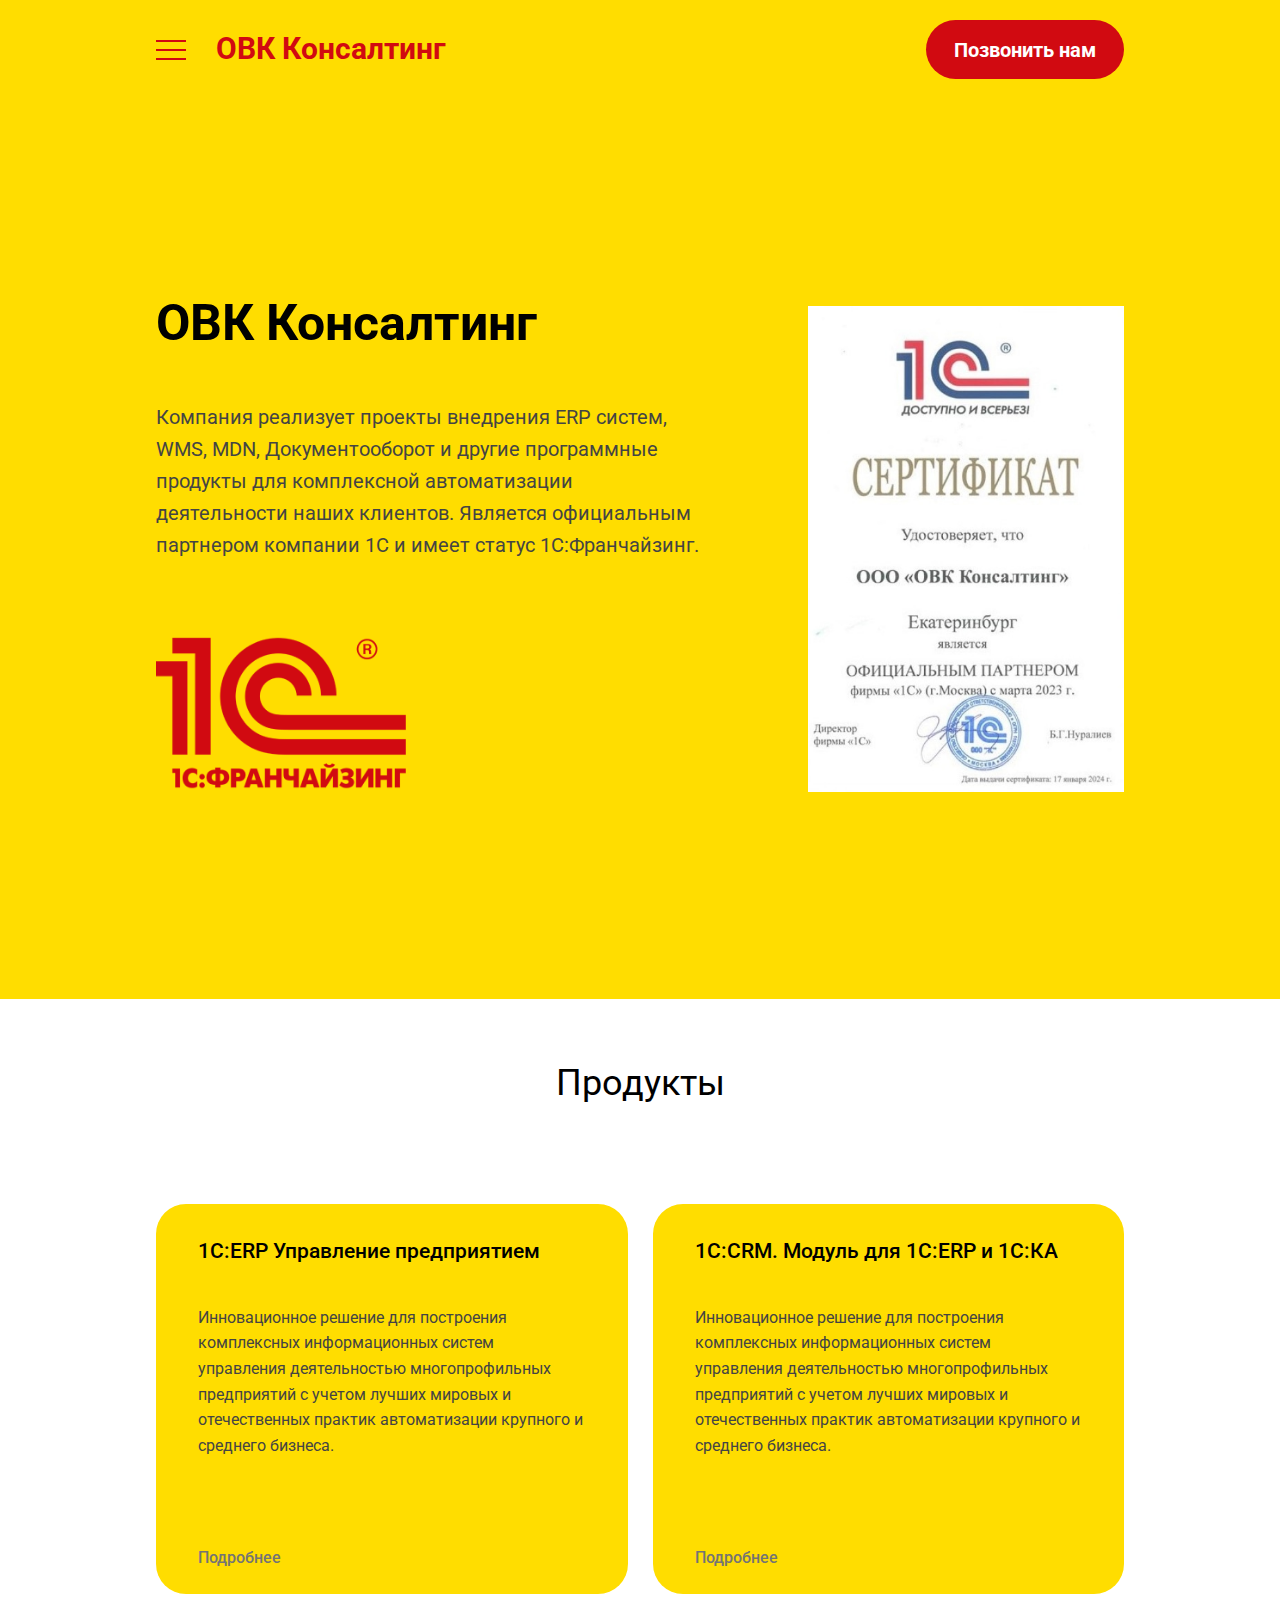
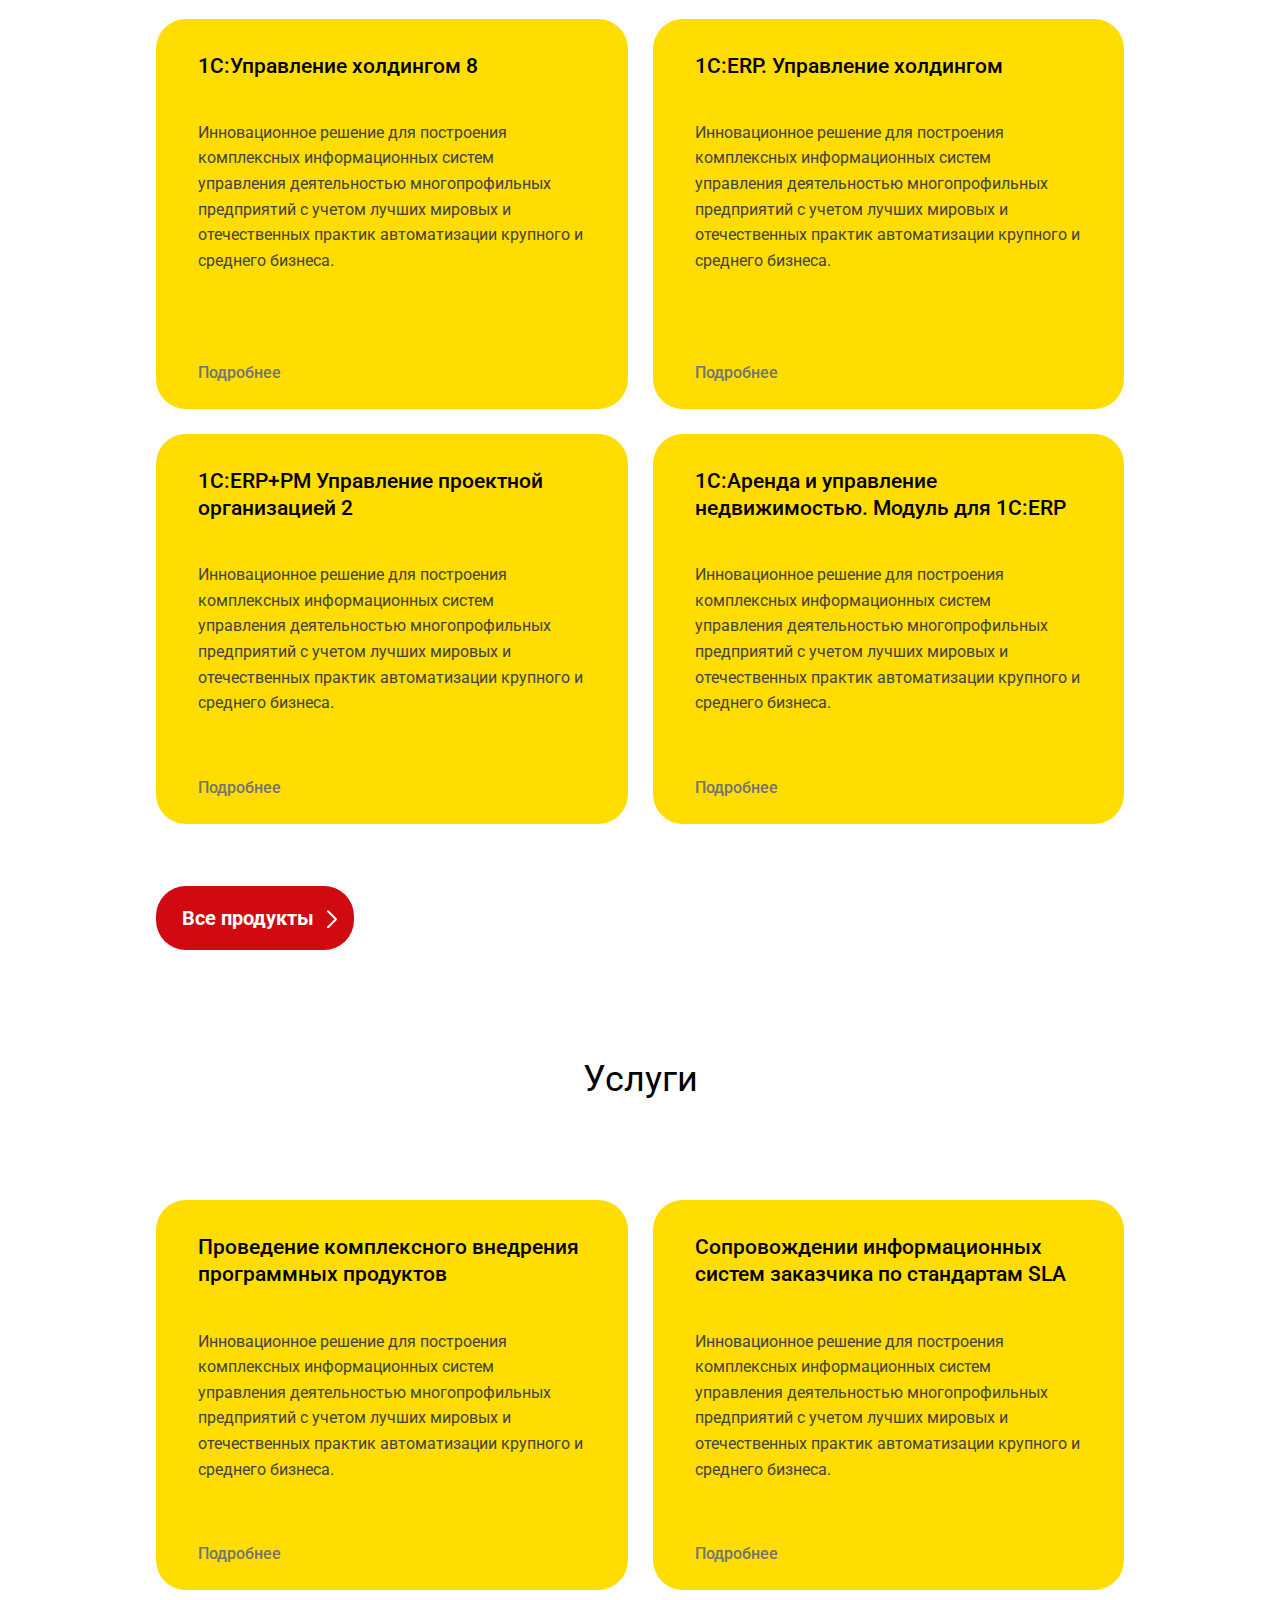
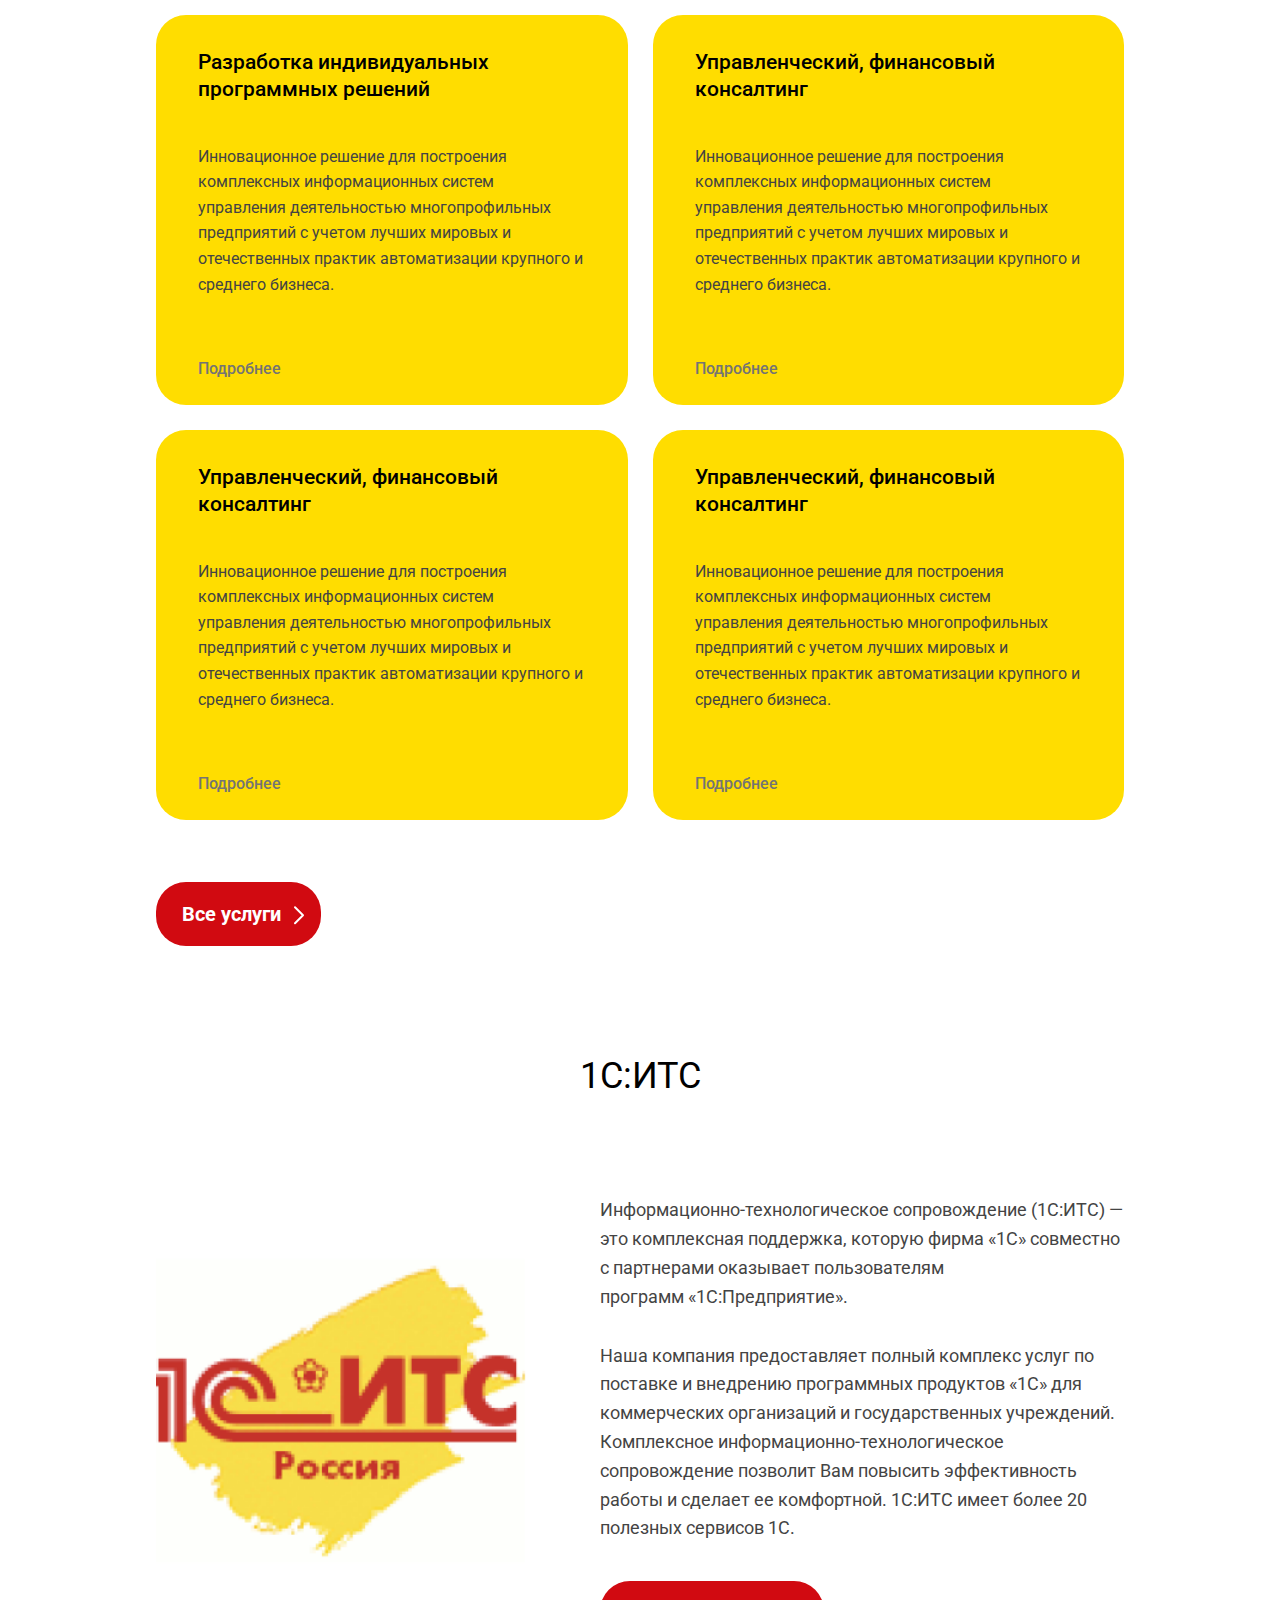
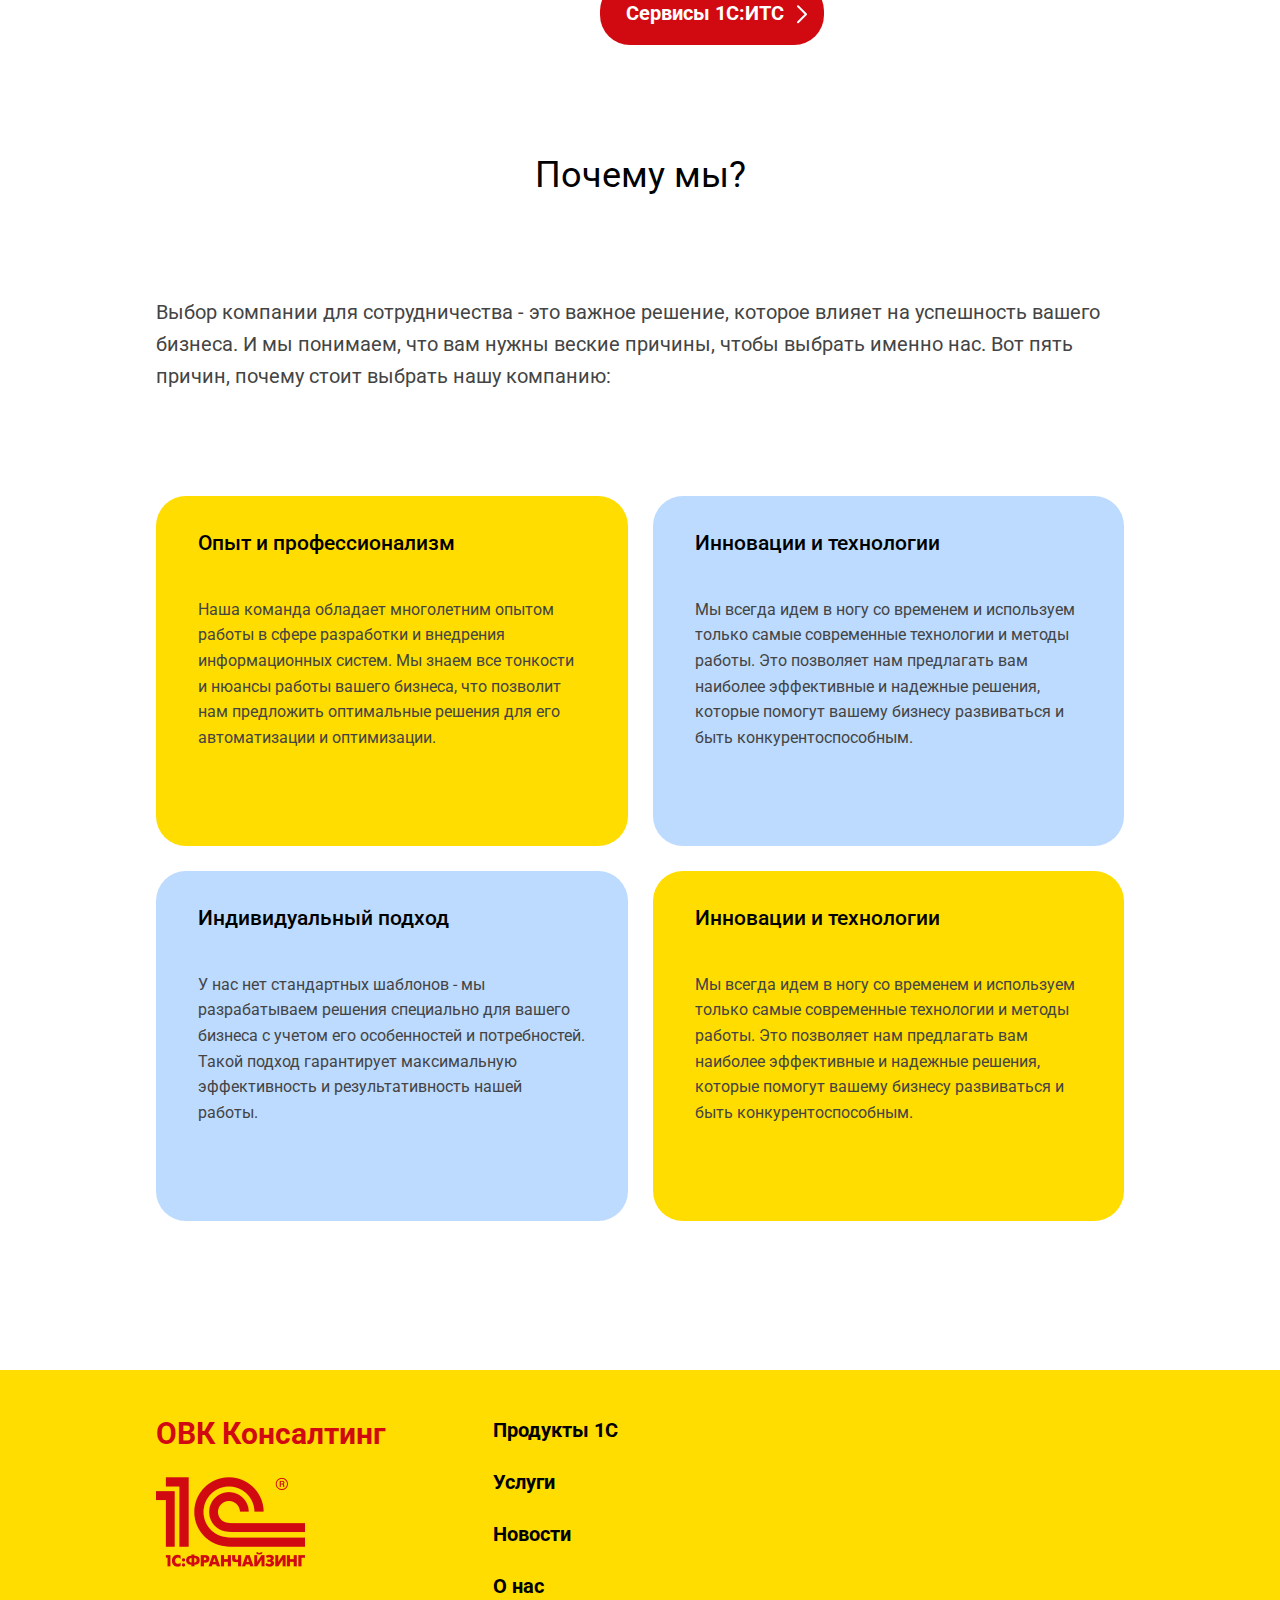
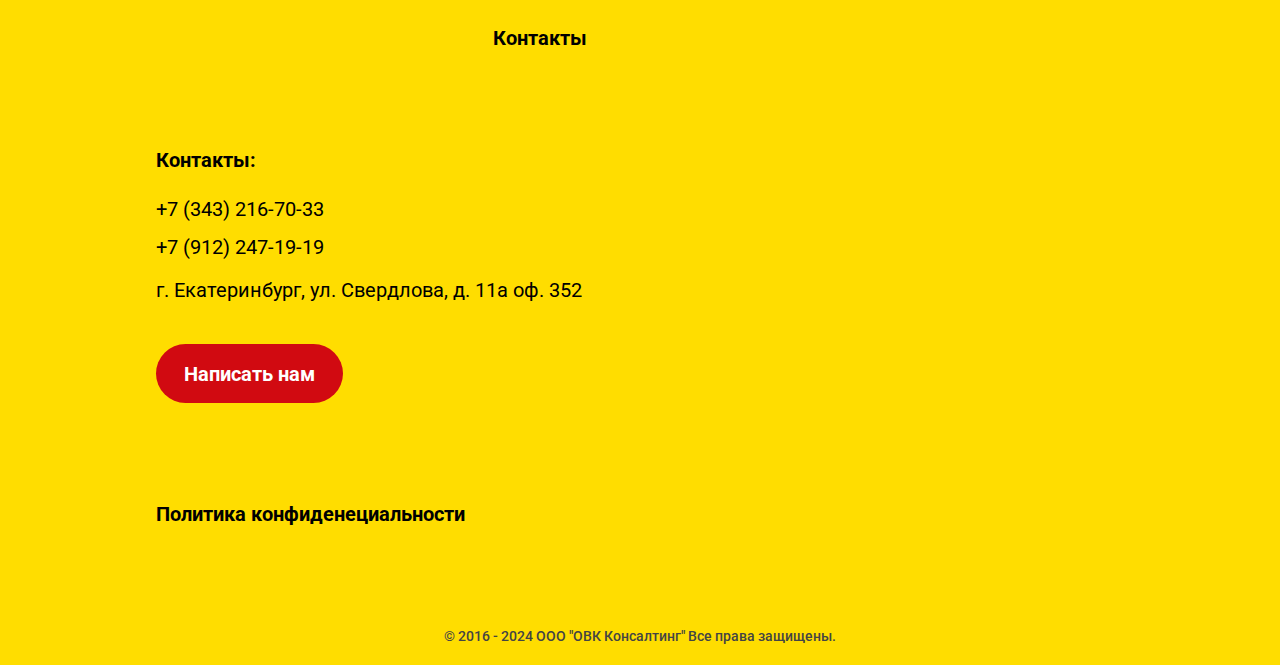
<file: index.html>
<!DOCTYPE html>
<html lang="ru">
<head>
    <meta charset="UTF-8">
    <link rel="stylesheet" href="assets/css/style.css">
    
    <!-- font -->
    
    <link rel="preconnect" href="https://fonts.googleapis.com">
    <link rel="preconnect" href="https://fonts.gstatic.com" crossorigin>
    <link href="https://fonts.googleapis.com/css2?family=Roboto:ital,wght@0,100;0,300;0,400;0,500;0,700;0,900;1,100;1,300;1,400;1,500;1,700;1,900&display=swap" rel="stylesheet">
    
    <!-- Favicon -->
    <link rel="apple-touch-icon" sizes="180x180" href="assets/img/favicon/apple-touch-icon.png">
    <link rel="icon" type="image/png" sizes="32x32" href="assets/img/favicon/favicon-32x32.png">
    <link rel="icon" type="image/png" sizes="16x16" href="assets/img/favicon/favicon-16x16.png">
    <link rel="manifest" href="assets/img/favicon/site.webmanifest">
    <link rel="mask-icon" href="assets/img/favicon/safari-pinned-tab.svg" color="#5bbad5">
    <meta name="msapplication-TileColor" content="#da532c">
    <meta name="theme-color" content="#ffffff">
    
    
    <!-- Useful meta tags -->
    <meta http-equiv="X-UA-Compatible" content="IE=edge">
    <meta name="viewport" content="width=device-width, initial-scale=1.0">
    <meta name="robots" content="index, follow, noodp">
    <meta name="googlebot" content="index, follow">
    <meta name="google" content="notranslate">
    <meta name="format-detection" content="telephone=no">
    <meta name="keywords" content="">
    <meta name="description" content="">
    
    <title>ОВК Консалтинг</title></head>
<body class="body">

    <svg style="display: none;">
    
        <symbol id="chevron-left" fill="none" viewBox="0 0 24 24">
            <g>
                <path stroke="" stroke-linecap="round" stroke-linejoin="round" stroke-width="2" d="m15 19-7-7 7-7"/>
            </g>
        </symbol>
    
        <symbol id="chevron-right" fill="none" viewBox="0 0 24 24">
            <g>
                <path stroke="" stroke-linecap="round" stroke-linejoin="round" stroke-width="2" d="m9 5 7 7-7 7"/>
            </g>
        </symbol>
    
        <symbol id="chevron-left-modified" fill="none" viewBox="0 0 44 44">
            <g>
                <path d="M34.8334 22H9.16675" stroke="" stroke-width="3" stroke-linecap="round" stroke-linejoin="round"/>
                <path d="M22.0001 34.8333L9.16675 22L22.0001 9.16666" stroke="" stroke-width="3" stroke-linecap="round" stroke-linejoin="round"/>
            </g>
        </symbol>
    
        <symbol id="modal" fill="none" viewBox="0 0 60 60">
            <g>
                <path d="M45 15L15 45" stroke="" stroke-width="2" stroke-linecap="round" stroke-linejoin="round"/>
                <path d="M15 15L45 45" stroke="" stroke-width="2" stroke-linecap="round" stroke-linejoin="round"/>
            </g>
        </symbol>
    
        <symbol id="phone" viewBox="0 0 477.156 477.156">
            <g>
                <path d="M475.009,380.316l-2.375-7.156c-5.625-16.719-24.062-34.156-41-38.75l-62.688-17.125c-17-4.625-41.25,1.594-53.688,14.031
                l-22.688,22.688c-82.453-22.28-147.109-86.938-169.359-169.375L145.9,161.94c12.438-12.438,18.656-36.656,14.031-53.656
                l-17.094-62.719c-4.625-16.969-22.094-35.406-38.781-40.969L96.9,2.19c-16.719-5.563-40.563,0.063-53,12.5L9.962,48.659
                C3.899,54.69,0.024,71.94,0.024,72.003c-1.187,107.75,41.063,211.562,117.281,287.781c76.031,76.031,179.454,118.219,286.891,117.313c0.562,0,18.312-3.813,24.375-9.845l33.938-33.938C474.946,420.878,480.571,397.035,475.009,380.316z"/>
            </g>
        </symbol>
    </svg>
    <div class="page">
        <header class="header">
            <div class="container  container--header">
                <div class="header__inner">
                    <button class="burger" id="burger">
                        <span class="burger__span">Burger Nav</span>
                    </button>
        
                    <div class="header__logo">
                        <a class="main-logo" href="index.html">ОВК Консалтинг</a>
                    </div>
        
                    <nav class="nav  nav--header">
                        <div class="container-burger">
                            <ul class="nav__list  nav__list--header">
                                <li class="nav__list-li">
                                    <a class="nav__link" href="products.html">Продукты</a>
                                    <ul class="dropdown-menu">
                                        <li class="nav__list-li"><a class="nav__link" href="#">Программные продукты 1С</a></li>
                                        <li class="nav__list-li"><a class="nav__link" href="#">Битрикс</a></li>
                                        <li class="nav__list-li"><a class="nav__link" href="#">Сервис облачной фискации</a></li>
                                    </ul>
                                </li>
                                <li class="nav__list-li">
                                    <a class="nav__link" href="services.html">Услуги</a>
                                </li>
                                <li class="nav__list-li">
                                    <a class="nav__link" href="news.html">Новости</a>
                                </li>
                                <li class="nav__list-li">
                                    <a class="nav__link" href="about.html">О нас</a>
                                </li>
                                <li class="nav__list-li">
                                    <a class="nav__link" href="contacts.html">Контакты</a>
                                </li>
                            </ul>
                        </div>
                    </nav>
        
                    <button class="btn  btn--header  btn--call  btn-modal  scroll-off" data-path="modal-call">Позвонить нам</button>
        
                    <button class="btn  btn--header  btn--call-icon  btn-modal  scroll-off" type="button" data-path="modal-call">
                        <svg class="sprites  sprites--phone">
                            <use xlink:href="#phone"></use>
                        </svg>
                    </button>
                </div>
            </div>
        </header>
        <main class="main">
            
            <div class="intro">
                <div class="container">
                    <div class="intro__inner">
                        <div class="intro__col-left">
                            <h1 class="title">ОВК Консалтинг</h1>
                            <div class="main__text">
                                <p>
                                    Компания реализует проекты внедрения ERP систем, WMS, MDN, Документооборот и другие программные продукты для комплексной автоматизации деятельности наших клиентов.  Является официальным партнером компании 1С и имеет статус 1С:Франчайзинг.
                                </p>
                            </div>
                        
                            <img class="logo-franchaizing" src="assets/img/intro/logo-franchaizing.png" width="290" height="207" alt="">
                        </div>
                        
                        <div class="intro__col-right">
                            <img class="logo-certificat" src="assets/img/intro/document.jpg" width="456" height="703" alt="">
                        </div>
                    </div>
                </div>
            </div>
            
            
            
            <div class="products">
                <div class="container">
                    <div class="content">
                        <div class="content__header">
                            <h2 class="content__title">Продукты</h2>
                        </div>
            
                        <div class="content__content">
                            <div class="cards">
                                <div class="card">
                                    <div class="card__header">
                                        <h3 class="card__title">
                                            <a class="card__link" href="product-1.html">1С:ERP Управление предприятием</a>
                                        </h3>
                                    </div>
                                    <div class="card__description">
                                        <p>
                                            Инновационное решение для построения комплексных информационных систем управления деятельностью многопрофильных предприятий с учетом лучших мировых и отечественных практик автоматизации крупного и среднего бизнеса. 
                                        </p>
                                    </div>
                                    <a class="card__detail" href="product-1.html">Подробнее</a>
                                </div>
            
                                <div class="card">
                                    <div class="card__header">
                                        <h3 class="card__title">
                                            <a class="card__link" href="product-1.html">1С:CRM. Модуль для 1С:ERP и 1С:КА</a>
                                        </h3>
                                    </div>
                                    <div class="card__description">
                                        <p>
                                            Инновационное решение для построения комплексных информационных систем управления деятельностью многопрофильных предприятий с учетом лучших мировых и отечественных практик автоматизации крупного и среднего бизнеса. 
                                        </p>
                                    </div>
                                    <a class="card__detail" href="product-1.html">Подробнее</a>
                                </div>
            
                                <div class="card">
                                    <div class="card__header">
                                        <h3 class="card__title">
                                            <a class="card__link" href="product-1.html">1С:Управление холдингом 8</a>
                                        </h3>
                                    </div>
                                    <div class="card__description">
                                        <p>
                                            Инновационное решение для построения комплексных информационных систем управления деятельностью многопрофильных предприятий с учетом лучших мировых и отечественных практик автоматизации крупного и среднего бизнеса. 
                                        </p>
                                    </div>
                                    <a class="card__detail" href="product-1.html">Подробнее</a>
                                </div>
            
                                <div class="card">
                                    <div class="card__header">
                                        <h3 class="card__title">
                                            <a class="card__link" href="product-1.html">1С:ERP. Управление холдингом</a>
                                        </h3>
                                    </div>
                                    <div class="card__description">
                                        <p>
                                            Инновационное решение для построения комплексных информационных систем управления деятельностью многопрофильных предприятий с учетом лучших мировых и отечественных практик автоматизации крупного и среднего бизнеса. 
                                        </p>
                                    </div>
                                    <a class="card__detail" href="product-1.html">Подробнее</a>
                                </div>
            
                                <div class="card">
                                    <div class="card__header">
                                        <h3 class="card__title">
                                            <a class="card__link" href="product-1.html">1С:ERP+PM Управление проектной организацией 2</a>
                                        </h3>
                                    </div>
                                    <div class="card__description">
                                        <p>
                                            Инновационное решение для построения комплексных информационных систем управления деятельностью многопрофильных предприятий с учетом лучших мировых и отечественных практик автоматизации крупного и среднего бизнеса. 
                                        </p>
                                    </div>
                                    <a class="card__detail" href="product-1.html">Подробнее</a>
                                </div>
            
                                <div class="card">
                                    <div class="card__header">
                                        <h3 class="card__title">
                                            <a class="card__link" href="product-1.html">1С:Аренда и управление недвижимостью. Модуль для 1С:ERP</a>
                                        </h3>
                                    </div>
                                    <div class="card__description">
                                        <p>
                                            Инновационное решение для построения комплексных информационных систем управления деятельностью многопрофильных предприятий с учетом лучших мировых и отечественных практик автоматизации крупного и среднего бизнеса. 
                                        </p>
                                    </div>
                                    <a class="card__detail" href="product-1.html">Подробнее</a>
                                </div>
                            </div> <!-- /.cards -->
            
                            <a class="btn btn--chevron" href="products.html">
                                Все продукты
                                <img src="assets/img/chevron-right.svg" width="24" height="24" alt="">
                            </a>
                        </div> <!-- /.content__content -->
                    </div> <!-- /.content -->
                </div> <!-- /.container -->
            </div> <!-- /.products -->
            
            
            <div class="services">
                <div class="container">
                    <div class="content">
                        <div class="content__header">
                            <h2 class="content__title">Услуги</h2>
                        </div>
            
                        <div class="content__content">
                            <div class="cards">
                                <div class="card">
                                    <div class="card__header">
                                        <h3 class="card__title">
                                            <a class="card__link" href="service-1.html">Проведение комплексного внедрения программных продуктов</a>
                                        </h3>
                                    </div>
                                    <div class="card__description">
                                        <p>
                                            Инновационное решение для построения комплексных информационных систем управления деятельностью многопрофильных предприятий с учетом лучших мировых и отечественных практик автоматизации крупного и среднего бизнеса. 
                                        </p>
                                    </div>
                                    <a class="card__detail" href="service-1.html">Подробнее</a>
                                </div>
            
                                <div class="card">
                                    <div class="card__header">
                                        <h3 class="card__title">
                                            <a class="card__link" href="service-1.html">Сопровождении информационных систем заказчика по стандартам SLA</a>
                                        </h3>
                                    </div>
                                    <div class="card__description">
                                        <p>
                                            Инновационное решение для построения комплексных информационных систем управления деятельностью многопрофильных предприятий с учетом лучших мировых и отечественных практик автоматизации крупного и среднего бизнеса. 
                                        </p>
                                    </div>
                                    <a class="card__detail" href="service-1.html">Подробнее</a>
                                </div>
            
                                <div class="card">
                                    <div class="card__header">
                                        <h3 class="card__title">
                                            <a class="card__link" href="service-1.html">Разработка индивидуальных программных решений</a>
                                        </h3>
                                    </div>
                                    <div class="card__description">
                                        <p>
                                            Инновационное решение для построения комплексных информационных систем управления деятельностью многопрофильных предприятий с учетом лучших мировых и отечественных практик автоматизации крупного и среднего бизнеса. 
                                        </p>
                                    </div>
                                    <a class="card__detail" href="service-1.html">Подробнее</a>
                                </div>
            
                                <div class="card">
                                    <div class="card__header">
                                        <h3 class="card__title">
                                            <a class="card__link" href="service-1.html">Управленческий, финансовый консалтинг</a>
                                        </h3>
                                    </div>
                                    <div class="card__description">
                                        <p>
                                            Инновационное решение для построения комплексных информационных систем управления деятельностью многопрофильных предприятий с учетом лучших мировых и отечественных практик автоматизации крупного и среднего бизнеса. 
                                        </p>
                                    </div>
                                    <a class="card__detail" href="service-1.html">Подробнее</a>
                                </div>
            
                                <div class="card">
                                    <div class="card__header">
                                        <h3 class="card__title">
                                            <a class="card__link" href="service-1.html">Управленческий, финансовый консалтинг</a>
                                        </h3>
                                    </div>
                                    <div class="card__description">
                                        <p>
                                            Инновационное решение для построения комплексных информационных систем управления деятельностью многопрофильных предприятий с учетом лучших мировых и отечественных практик автоматизации крупного и среднего бизнеса. 
                                        </p>
                                    </div>
                                    <a class="card__detail" href="service-1.html">Подробнее</a>
                                </div>
            
                                <div class="card">
                                    <div class="card__header">
                                        <h3 class="card__title">
                                            <a class="card__link" href="service-1.html">Управленческий, финансовый консалтинг</a>
                                        </h3>
                                    </div>
                                    <div class="card__description">
                                        <p>
                                            Инновационное решение для построения комплексных информационных систем управления деятельностью многопрофильных предприятий с учетом лучших мировых и отечественных практик автоматизации крупного и среднего бизнеса. 
                                        </p>
                                    </div>
                                    <a class="card__detail" href="service-1.html">Подробнее</a>
                                </div>
                            </div> <!-- /.cards -->
            
                            <a class="btn btn--chevron" href="services.html">
                                Все услуги
                                <img src="assets/img/chevron-right.svg" width="24" height="24" alt="">
                            </a>
                        </div> <!-- /.content__content -->
                    </div> <!-- /.content -->
                </div> <!-- /.container -->
            </div> <!-- /.services -->
            
            
            
            <div class="itc">
                <div class="container">
                    <div class="content">
                        <div class="content__header">
                            <h2 class="content__title">1С:ИТС</h2>
                        </div>
            
                        <div class="content__content">
                            <div class="itc__inner">
                                <div class="itc__col-1">
                                    <img class="itc__img" src="assets/img/ITC.png" width="301" height="281" alt="">
                                </div>
                
                                <div class="itc__col-2">
                                    <div class="itc__description">
                                        <p>
                                            Информационно-технологическое сопровождение (1С:ИТС) — это комплексная поддержка, которую фирма «1С» совместно с партнерами оказывает пользователям программ «1С:Предприятие».
                                        </p>
                                        <p>
                                            Наша компания предоставляет полный комплекс услуг по поставке и внедрению программных продуктов «1С» для коммерческих организаций и государственных учреждений.
                                            Комплексное информационно-технологическое сопровождение позволит Вам повысить эффективность работы и сделает ее комфортной.
                                            1С:ИТС имеет более 20 полезных сервисов 1С.
                                        </p>
                                    </div>
            
                                    <a class="btn btn--chevron" href="itc.html">
                                        Сервисы 1С:ИТС
                                        <img src="assets/img/chevron-right.svg" width="24" height="24" alt="">
                                    </a>
                                </div>
                            </div><!-- /.itc__inner -->
                        </div> <!-- /.content__content -->
                    </div> <!-- /.content -->
                </div> <!-- /.container -->
            </div> <!-- /.itc -->
            
            
            
            <div class="about">
                <div class="container">
                    <div class="content">
                        <div class="content__header">
                            <h2 class="content__title">Почему мы?</h2>
                        </div>
            
                        <div class="content__content">
                            <div class="about__description">
                                Выбор компании для сотрудничества - это важное решение, которое влияет на успешность вашего бизнеса. И мы понимаем, что вам нужны веские причины, чтобы выбрать именно нас. Вот пять причин, почему стоит выбрать нашу компанию:
                            </div>
                            
                            <div class="cards  cards--about">
                                <div class="card">
                                    <div class="card__header">
                                        <h3 class="card__title">
                                            <span class="card__link">Опыт и профессионализм</span>
                                        </h3>
                                    </div>
                                    <div class="card__description">
                                        <p>
                                            Наша команда обладает многолетним опытом работы в сфере разработки и внедрения информационных систем. Мы знаем все тонкости и нюансы работы вашего бизнеса, что позволит нам предложить оптимальные решения для его автоматизации и оптимизации.
                                        </p>
                                    </div>
                                </div>
            
                                <div class="card  card--color">
                                    <div class="card__header">
                                        <h3 class="card__title">
                                            <span class="card__link">Инновации и технологии</span>
                                        </h3>
                                    </div>
                                    <div class="card__description">
                                        <p>
                                            Мы всегда идем в ногу со временем и используем только самые современные технологии и методы работы. Это позволяет нам предлагать вам наиболее эффективные и надежные решения, которые помогут вашему бизнесу развиваться и быть конкурентоспособным.
                                        </p>
                                    </div>
                                </div>
                                <div class="card  card--color">
                                    <div class="card__header">
                                        <h3 class="card__title">
                                            <span class="card__link">Индивидуальный подход</span>
                                        </h3>
                                    </div>
                                    <div class="card__description">
                                        <p>
                                            У нас нет стандартных шаблонов - мы разрабатываем решения специально для вашего бизнеса с учетом его особенностей и потребностей. Такой подход гарантирует максимальную эффективность и результативность нашей работы.
                                        </p>
                                    </div>
                                </div>
            
                                <div class="card">
                                    <div class="card__header">
                                        <h3 class="card__title">
                                            <span class="card__link">Инновации и технологии</span>
                                        </h3>
                                    </div>
                                    <div class="card__description">
                                        <p>
                                            Мы всегда идем в ногу со временем и используем только самые современные технологии и методы работы. Это позволяет нам предлагать вам наиболее эффективные и надежные решения, которые помогут вашему бизнесу развиваться и быть конкурентоспособным.
                                        </p>
                                    </div>
                                </div>
                            </div> <!-- /.cards -->
                        </div> <!-- /.content__content -->
                    </div> <!-- /.content -->
                </div> <!-- /.container -->
            </div> <!-- /.about -->
            
            
            
        </main>
        
        <div class="footer">
            <div class="container">
                <div class="footer__inner">
                    <div class="footer__col-1">
                        <a class="main-logo" href="index.html">ОВК Консалтинг</a>
                        <img class="logo-franchaizing-footer" src="assets/img/footer/logo-franchaizing.png" width="149" height="106" alt="">
                    </div>
        
                    <div class="footer__col-2">
                        <nav class="nav  nav--footer">
                            <ul class="nav__list  nav__list--footer">
                                <li class="nav__list-li">
                                    <a class="nav__link" href="products.html">Продукты 1С</a>
                                </li>
                                <li class="nav__list-li">
                                    <a class="nav__link" href="services.html">Услуги</a>
                                </li>
                                <li class="nav__list-li">
                                    <a class="nav__link" href="news.html">Новости</a>
                                </li>
                                <li class="nav__list-li">
                                    <a class="nav__link" href="about.html">О нас</a>
                                </li>
                                <li class="nav__list-li">
                                    <a class="nav__link" href="contacts.html">Контакты</a>
                                </li>
                            </ul>
                        </nav>
                    </div>
        
                    <div class="footer__col-3">
                        <div class="nav  nav--footer">
                            <ul class="nav__list  nav__list--footer">
                                <li class="nav__list-li">
                                    <a class="nav__link" href="privacy-policy.html">Политика конфиденециальности</a>
                                </li>
                            </ul>
                        </div>
                    </div>
        
                    <div class="footer__col-4">
                        <div class="footer__contacts">
                            <div class="footer__contacts-header">
                                <h3 class="footer__contacts-title">Контакты:</h3>
                            </div>
                            
                            <div class="footer__contacts-content">
                                <ul class="footer__contacts-phones">
                                    <li class="footer__contacts-phones-li">
                                        <a class="footer__contacts-link  nav__link" href="tel:+73432167033">+7 (343) 216-70-33</a>
                                    </li>
        
                                    <li class="footer__contacts-phones-li">
                                        <a class="footer__contacts-link  nav__link" href="tel:+79122471919">+7 (912) 247-19-19</a>
                                    </li>
                                </ul>
                                <ul class="footer__contacts-address">
                                    <li class="footer__contacts-phones-li">
                                        <a class="footer__contacts-link  nav__link" href="https://yandex.ru/maps/-/CDFlaX3W" target="_blank">г. Екатеринбург, ул. Свердлова, д. 11а оф. 352</a>
                                    </li>
                                </ul>
        
                                <button class="btn  btn--write  btn-modal  scroll-off" data-path="modal-write">Написать нам</button>
                            </div>
                        </div>
                    </div>
                </div><!-- /.footer__inner -->
        
                <div class="copyright">
                    © 2016 - 2024 ООО "ОВК Консалтинг"
        Все права защищены.
                </div>
            </div><!-- /.container -->
        </div><!-- /.footer -->    </div>

    <div class="modals">
		<div class="modal__overlay">
			<div class="modal modal--1" data-target="modal-call">
				<div class="modal__inner">
                    <div class="modal__header">
                        <h3 class="modal__title">Подберем решения под ваши бизнес-задачи</h3>
                    </div>
                    
                    <div class="modal__content">
                        <div class="modal__contacts">
                            <ul class="modal__list">
                                <li class="modal__list-li">
                                    <a class="modal__contacts-link" href="tel:+73432167033">+7 (343) 216-70-33</a>
                                </li>
    
                                <li class="modal__list-li">
                                    <a class="modal__contacts-link" href="tel:+79122471919">+7 (912) 247-19-19</a>
                                </li>
                            </ul>
                        </div>

                        <button class="btn  btn--write  btn-modal" data-path="modal-write">Написать нам</button>
                    </div>
                </div>
                
                <button class="modal__close">
                    <svg class="sprites  sprites--modal">
                        <use xlink:href="#modal"></use>
                    </svg>
                </button>
			</div>

            <div class="modal modal--2" data-target="modal-write">
				<div class="modal__inner">
                    <div class="modal__header">
                        <h3 class="modal__title">Написать нам</h3>
                    </div>
                    
                    <div class="modal__content">
                        <form action="/" method="post" class="modal__form">
                            <div class="modal__form-blocks">
                                <div class="modal__form-block">
                                    <input class="modal__form-input" type="text" placeholder="Ваше имя" required>
                                </div>

                                <div class="modal__form-block">
                                    <input class="modal__form-input" type="email" placeholder="Ваш email" required>
                                </div>

                                <div class="modal__form-block">
                                    <textarea class="modal__form-area" placeholder="Ваш вопрос" required></textarea>
                                </div>
                            </div>
                            

                            <button class="btn" data-path="modal-write" type="submit">Написать нам</button>
                        </form>
                    </div>
                </div>
                
                <button class="modal__close">
                    <svg class="sprites  sprites--modal">
                        <use xlink:href="#modal"></use>
                    </svg>
                </button>
			</div>
		</div>
	</div>

    <!-- Scripts -->
    <script src="assets/js/app.min.js"></script>
</body>
</html>
</file>
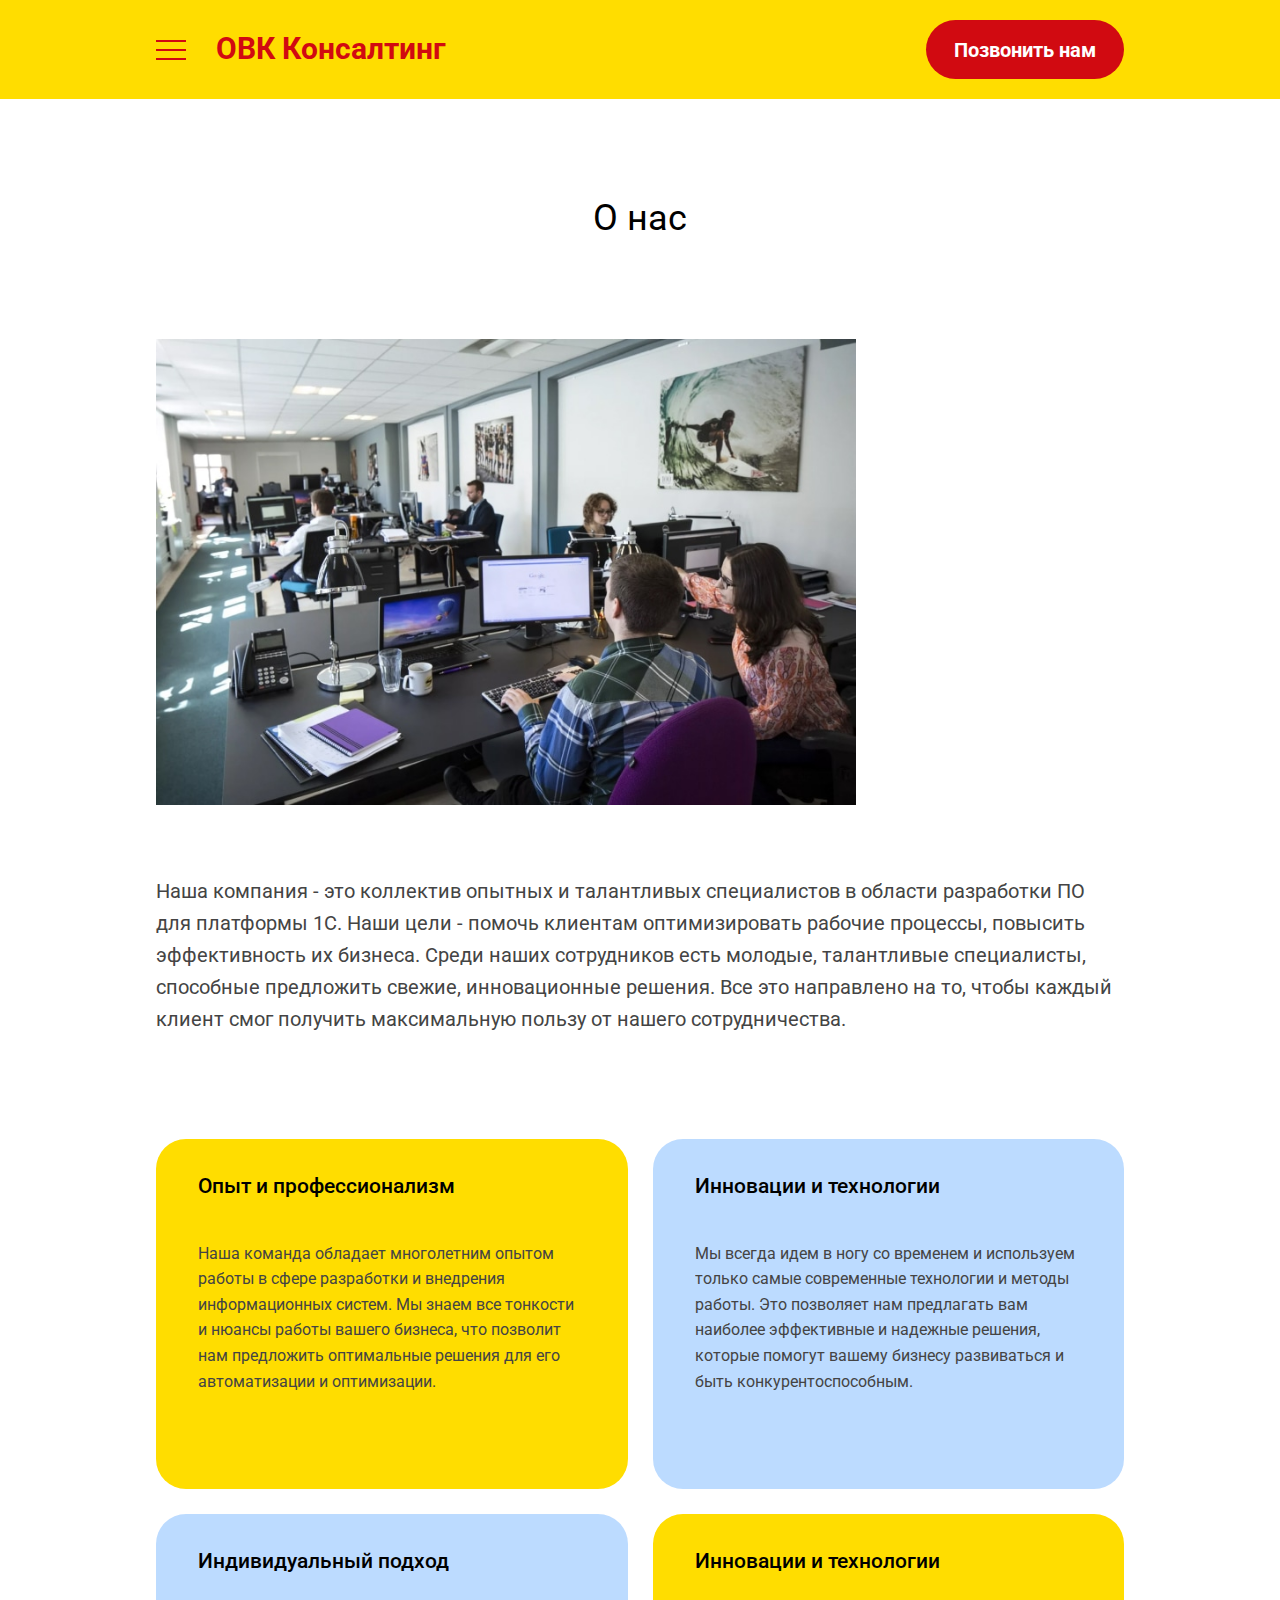
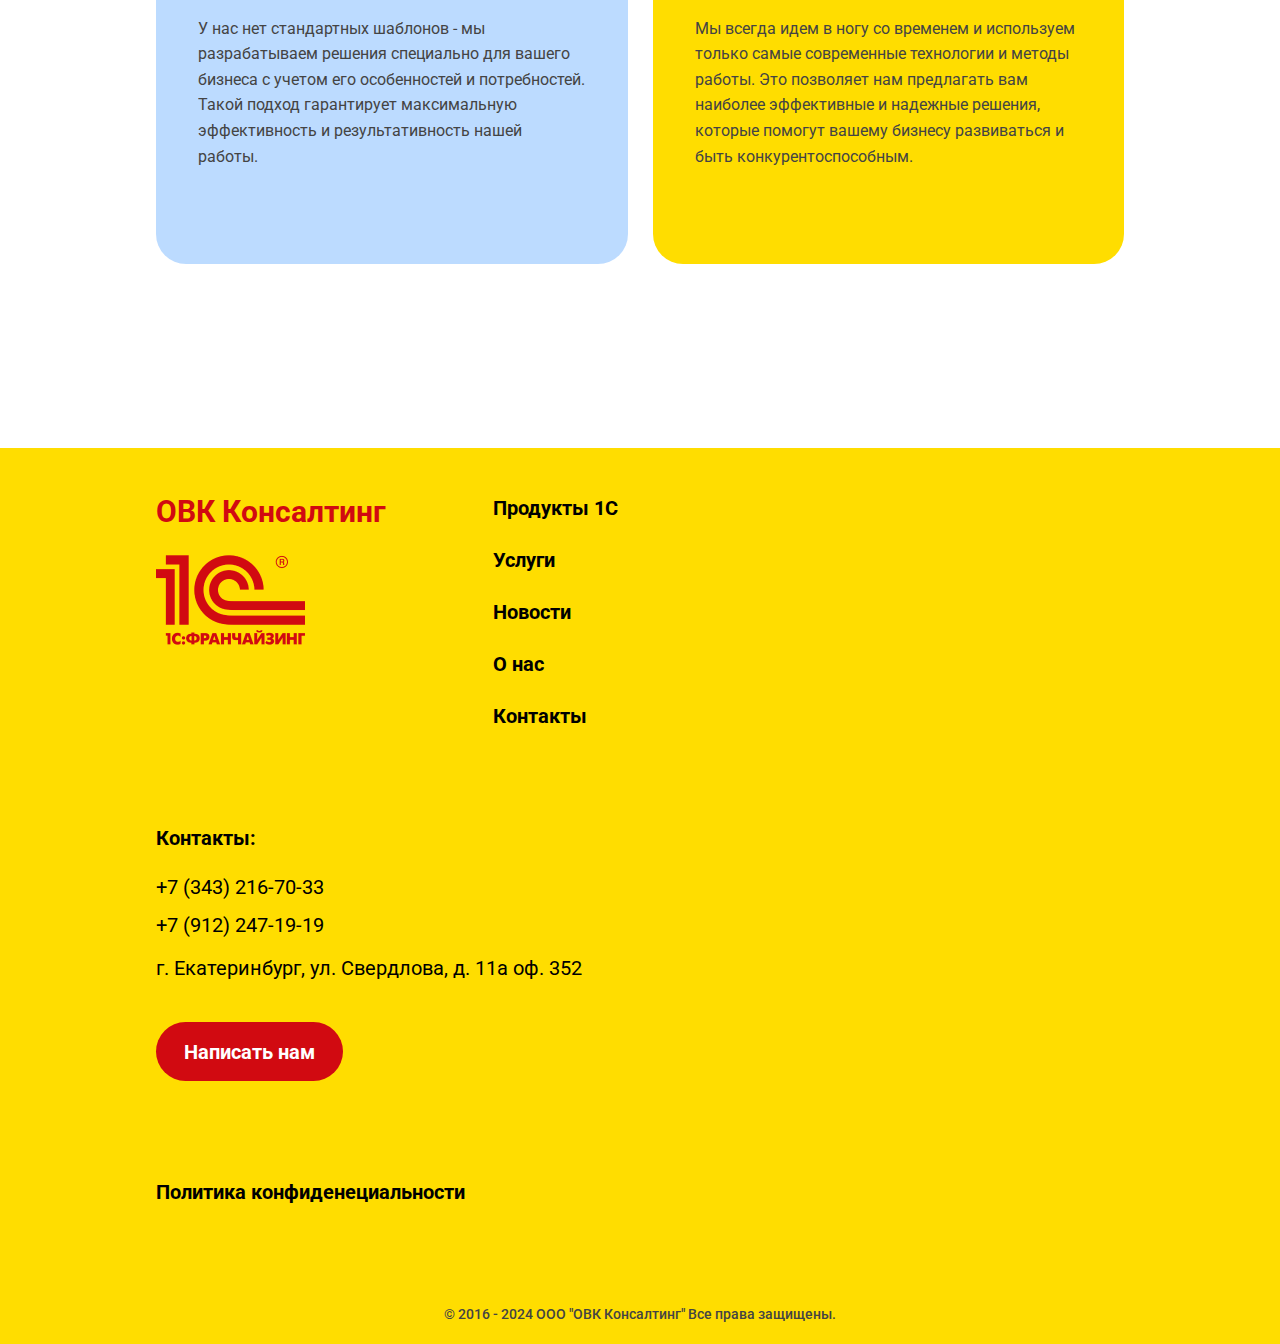
<file: about.html>
<!DOCTYPE html>
<html lang="ru">
<head>
    <meta charset="UTF-8">
    <link rel="stylesheet" href="assets/css/style.css">
    
    <!-- font -->
    
    <link rel="preconnect" href="https://fonts.googleapis.com">
    <link rel="preconnect" href="https://fonts.gstatic.com" crossorigin>
    <link href="https://fonts.googleapis.com/css2?family=Roboto:ital,wght@0,100;0,300;0,400;0,500;0,700;0,900;1,100;1,300;1,400;1,500;1,700;1,900&display=swap" rel="stylesheet">
    
    <!-- Favicon -->
    <link rel="apple-touch-icon" sizes="180x180" href="assets/img/favicon/apple-touch-icon.png">
    <link rel="icon" type="image/png" sizes="32x32" href="assets/img/favicon/favicon-32x32.png">
    <link rel="icon" type="image/png" sizes="16x16" href="assets/img/favicon/favicon-16x16.png">
    <link rel="manifest" href="assets/img/favicon/site.webmanifest">
    <link rel="mask-icon" href="assets/img/favicon/safari-pinned-tab.svg" color="#5bbad5">
    <meta name="msapplication-TileColor" content="#da532c">
    <meta name="theme-color" content="#ffffff">
    
    
    <!-- Useful meta tags -->
    <meta http-equiv="X-UA-Compatible" content="IE=edge">
    <meta name="viewport" content="width=device-width, initial-scale=1.0">
    <meta name="robots" content="index, follow, noodp">
    <meta name="googlebot" content="index, follow">
    <meta name="google" content="notranslate">
    <meta name="format-detection" content="telephone=no">
    <meta name="keywords" content="">
    <meta name="description" content="">
    
    <title>О нас</title></head>
<body class="body">

    <svg style="display: none;">
    
        <symbol id="chevron-left" fill="none" viewBox="0 0 24 24">
            <g>
                <path stroke="" stroke-linecap="round" stroke-linejoin="round" stroke-width="2" d="m15 19-7-7 7-7"/>
            </g>
        </symbol>
    
        <symbol id="chevron-right" fill="none" viewBox="0 0 24 24">
            <g>
                <path stroke="" stroke-linecap="round" stroke-linejoin="round" stroke-width="2" d="m9 5 7 7-7 7"/>
            </g>
        </symbol>
    
        <symbol id="chevron-left-modified" fill="none" viewBox="0 0 44 44">
            <g>
                <path d="M34.8334 22H9.16675" stroke="" stroke-width="3" stroke-linecap="round" stroke-linejoin="round"/>
                <path d="M22.0001 34.8333L9.16675 22L22.0001 9.16666" stroke="" stroke-width="3" stroke-linecap="round" stroke-linejoin="round"/>
            </g>
        </symbol>
    
        <symbol id="modal" fill="none" viewBox="0 0 60 60">
            <g>
                <path d="M45 15L15 45" stroke="" stroke-width="2" stroke-linecap="round" stroke-linejoin="round"/>
                <path d="M15 15L45 45" stroke="" stroke-width="2" stroke-linecap="round" stroke-linejoin="round"/>
            </g>
        </symbol>
    
        <symbol id="phone" viewBox="0 0 477.156 477.156">
            <g>
                <path d="M475.009,380.316l-2.375-7.156c-5.625-16.719-24.062-34.156-41-38.75l-62.688-17.125c-17-4.625-41.25,1.594-53.688,14.031
                l-22.688,22.688c-82.453-22.28-147.109-86.938-169.359-169.375L145.9,161.94c12.438-12.438,18.656-36.656,14.031-53.656
                l-17.094-62.719c-4.625-16.969-22.094-35.406-38.781-40.969L96.9,2.19c-16.719-5.563-40.563,0.063-53,12.5L9.962,48.659
                C3.899,54.69,0.024,71.94,0.024,72.003c-1.187,107.75,41.063,211.562,117.281,287.781c76.031,76.031,179.454,118.219,286.891,117.313c0.562,0,18.312-3.813,24.375-9.845l33.938-33.938C474.946,420.878,480.571,397.035,475.009,380.316z"/>
            </g>
        </symbol>
    </svg>
    <div class="page">
        <header class="header">
            <div class="container  container--header">
                <div class="header__inner">
                    <button class="burger" id="burger">
                        <span class="burger__span">Burger Nav</span>
                    </button>
        
                    <div class="header__logo">
                        <a class="main-logo" href="index.html">ОВК Консалтинг</a>
                    </div>
        
                    <nav class="nav  nav--header">
                        <div class="container-burger">
                            <ul class="nav__list  nav__list--header">
                                <li class="nav__list-li">
                                    <a class="nav__link" href="products.html">Продукты</a>
                                    <ul class="dropdown-menu">
                                        <li class="nav__list-li"><a class="nav__link" href="#">Программные продукты 1С</a></li>
                                        <li class="nav__list-li"><a class="nav__link" href="#">Битрикс</a></li>
                                        <li class="nav__list-li"><a class="nav__link" href="#">Сервис облачной фискации</a></li>
                                    </ul>
                                </li>
                                <li class="nav__list-li">
                                    <a class="nav__link" href="services.html">Услуги</a>
                                </li>
                                <li class="nav__list-li">
                                    <a class="nav__link" href="news.html">Новости</a>
                                </li>
                                <li class="nav__list-li">
                                    <a class="nav__link" href="about.html">О нас</a>
                                </li>
                                <li class="nav__list-li">
                                    <a class="nav__link" href="contacts.html">Контакты</a>
                                </li>
                            </ul>
                        </div>
                    </nav>
        
                    <button class="btn  btn--header  btn--call  btn-modal  scroll-off" data-path="modal-call">Позвонить нам</button>
        
                    <button class="btn  btn--header  btn--call-icon  btn-modal  scroll-off" type="button" data-path="modal-call">
                        <svg class="sprites  sprites--phone">
                            <use xlink:href="#phone"></use>
                        </svg>
                    </button>
                </div>
            </div>
        </header>
        <main class="main">
            
            <div class="about">
                <div class="container">
                    <div class="content  content--main">
                        <div class="content__header">
                            <h1 class="content__title">О нас</h1>
                        </div>
            
                        <div class="content__content">
                            <div class="about__photo">
                                <img class="about__img" src="assets/img/about/img-1.jpg" width="795" height="530" alt="">
                            </div>
            
                            <div class="about__description  about__description--main">
                                <p>Наша компания - это коллектив опытных и талантливых специалистов в области разработки ПО для платформы 1С. Наши цели - помочь клиентам оптимизировать рабочие процессы, повысить эффективность их бизнеса. Среди наших сотрудников есть молодые, талантливые специалисты, способные предложить свежие, инновационные решения. Все это направлено на то, чтобы каждый клиент смог получить максимальную пользу от нашего сотрудничества.</p>
                            </div>
            
                            <div class="cards  cards--about">
                                <div class="card">
                                    <div class="card__header">
                                        <h3 class="card__title">
                                            <span class="card__link">Опыт и профессионализм</span>
                                        </h3>
                                    </div>
                                    
                                    <div class="card__description">
                                        <p>
                                            Наша команда обладает многолетним опытом работы в сфере разработки и внедрения информационных систем. Мы знаем все тонкости и нюансы работы вашего бизнеса, что позволит нам предложить оптимальные решения для его автоматизации и оптимизации.
                                        </p>
                                    </div>
                                </div>
            
                                <div class="card  card--color">
                                    <div class="card__header">
                                        <h3 class="card__title">
                                            <span class="card__link">Инновации и технологии</span>
                                        </h3>
                                    </div>
                                    <div class="card__description">
                                        <p>
                                            Мы всегда идем в ногу со временем и используем только самые современные технологии и методы работы. Это позволяет нам предлагать вам наиболее эффективные и надежные решения, которые помогут вашему бизнесу развиваться и быть конкурентоспособным.
                                        </p>
                                    </div>
                                </div>
                                <div class="card  card--color">
                                    <div class="card__header">
                                        <h3 class="card__title">
                                            <span class="card__link">Индивидуальный подход</span>
                                        </h3>
                                    </div>
                                    <div class="card__description">
                                        <p>
                                            У нас нет стандартных шаблонов - мы разрабатываем решения специально для вашего бизнеса с учетом его особенностей и потребностей. Такой подход гарантирует максимальную эффективность и результативность нашей работы.
                                        </p>
                                    </div>
                                </div>
            
                                <div class="card">
                                    <div class="card__header">
                                        <h3 class="card__title">
                                            <span class="card__link">Инновации и технологии</span>
                                        </h3>
                                    </div>
                                    <div class="card__description">
                                        <p>
                                            Мы всегда идем в ногу со временем и используем только самые современные технологии и методы работы. Это позволяет нам предлагать вам наиболее эффективные и надежные решения, которые помогут вашему бизнесу развиваться и быть конкурентоспособным.
                                        </p>
                                    </div>
                                </div>
                            </div> <!-- /.cards -->
                        </div> <!-- /.content__content -->
                    </div> <!-- /.content -->
                </div> <!-- /.container -->
            </div> <!-- /.about -->
        </main>
        
        <div class="footer">
            <div class="container">
                <div class="footer__inner">
                    <div class="footer__col-1">
                        <a class="main-logo" href="index.html">ОВК Консалтинг</a>
                        <img class="logo-franchaizing-footer" src="assets/img/footer/logo-franchaizing.png" width="149" height="106" alt="">
                    </div>
        
                    <div class="footer__col-2">
                        <nav class="nav  nav--footer">
                            <ul class="nav__list  nav__list--footer">
                                <li class="nav__list-li">
                                    <a class="nav__link" href="products.html">Продукты 1С</a>
                                </li>
                                <li class="nav__list-li">
                                    <a class="nav__link" href="services.html">Услуги</a>
                                </li>
                                <li class="nav__list-li">
                                    <a class="nav__link" href="news.html">Новости</a>
                                </li>
                                <li class="nav__list-li">
                                    <a class="nav__link" href="about.html">О нас</a>
                                </li>
                                <li class="nav__list-li">
                                    <a class="nav__link" href="contacts.html">Контакты</a>
                                </li>
                            </ul>
                        </nav>
                    </div>
        
                    <div class="footer__col-3">
                        <div class="nav  nav--footer">
                            <ul class="nav__list  nav__list--footer">
                                <li class="nav__list-li">
                                    <a class="nav__link" href="privacy-policy.html">Политика конфиденециальности</a>
                                </li>
                            </ul>
                        </div>
                    </div>
        
                    <div class="footer__col-4">
                        <div class="footer__contacts">
                            <div class="footer__contacts-header">
                                <h3 class="footer__contacts-title">Контакты:</h3>
                            </div>
                            
                            <div class="footer__contacts-content">
                                <ul class="footer__contacts-phones">
                                    <li class="footer__contacts-phones-li">
                                        <a class="footer__contacts-link  nav__link" href="tel:+73432167033">+7 (343) 216-70-33</a>
                                    </li>
        
                                    <li class="footer__contacts-phones-li">
                                        <a class="footer__contacts-link  nav__link" href="tel:+79122471919">+7 (912) 247-19-19</a>
                                    </li>
                                </ul>
                                <ul class="footer__contacts-address">
                                    <li class="footer__contacts-phones-li">
                                        <a class="footer__contacts-link  nav__link" href="https://yandex.ru/maps/-/CDFlaX3W" target="_blank">г. Екатеринбург, ул. Свердлова, д. 11а оф. 352</a>
                                    </li>
                                </ul>
        
                                <button class="btn  btn--write  btn-modal  scroll-off" data-path="modal-write">Написать нам</button>
                            </div>
                        </div>
                    </div>
                </div><!-- /.footer__inner -->
        
                <div class="copyright">
                    © 2016 - 2024 ООО "ОВК Консалтинг"
        Все права защищены.
                </div>
            </div><!-- /.container -->
        </div><!-- /.footer -->    </div>

    <div class="modals">
		<div class="modal__overlay">
			<div class="modal modal--1" data-target="modal-call">
				<div class="modal__inner">
                    <div class="modal__header">
                        <h3 class="modal__title">Подберем решения под ваши бизнес-задачи</h3>
                    </div>
                    
                    <div class="modal__content">
                        <div class="modal__contacts">
                            <ul class="modal__list">
                                <li class="modal__list-li">
                                    <a class="modal__contacts-link" href="tel:+73432167033">+7 (343) 216-70-33</a>
                                </li>
    
                                <li class="modal__list-li">
                                    <a class="modal__contacts-link" href="tel:+79122471919">+7 (912) 247-19-19</a>
                                </li>
                            </ul>
                        </div>

                        <button class="btn  btn--write  btn-modal" data-path="modal-write">Написать нам</button>
                    </div>
                </div>
                
                <button class="modal__close">
                    <svg class="sprites  sprites--modal">
                        <use xlink:href="#modal"></use>
                    </svg>
                </button>
			</div>

            <div class="modal modal--2" data-target="modal-write">
				<div class="modal__inner">
                    <div class="modal__header">
                        <h3 class="modal__title">Написать нам</h3>
                    </div>
                    
                    <div class="modal__content">
                        <form action="/" method="post" class="modal__form">
                            <div class="modal__form-blocks">
                                <div class="modal__form-block">
                                    <input class="modal__form-input" type="text" placeholder="Ваше имя" required>
                                </div>

                                <div class="modal__form-block">
                                    <input class="modal__form-input" type="email" placeholder="Ваш email" required>
                                </div>

                                <div class="modal__form-block">
                                    <textarea class="modal__form-area" placeholder="Ваш вопрос" required></textarea>
                                </div>
                            </div>
                            

                            <button class="btn" data-path="modal-write" type="submit">Написать нам</button>
                        </form>
                    </div>
                </div>
                
                <button class="modal__close">
                    <svg class="sprites  sprites--modal">
                        <use xlink:href="#modal"></use>
                    </svg>
                </button>
			</div>
		</div>
	</div>

    <!-- Scripts -->
    <script src="assets/js/app.min.js"></script>
</body>
</html>
</file>
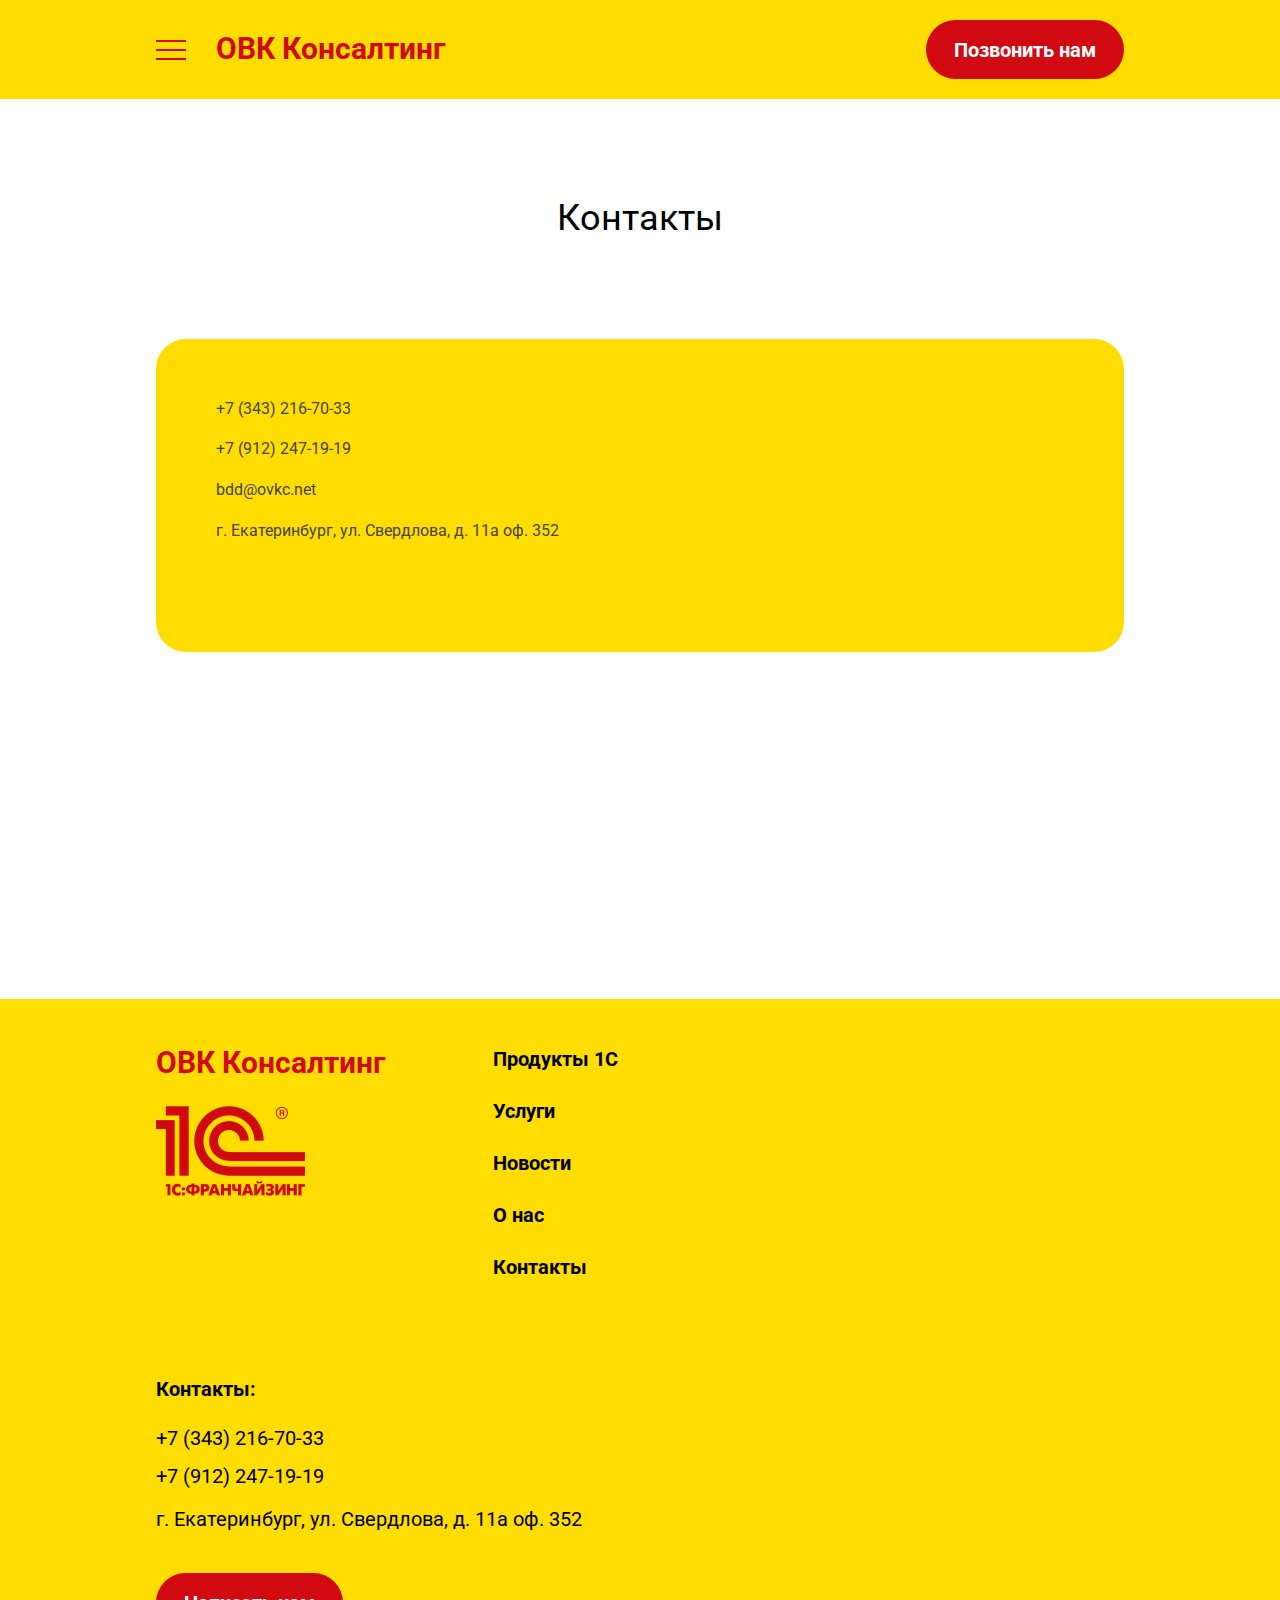
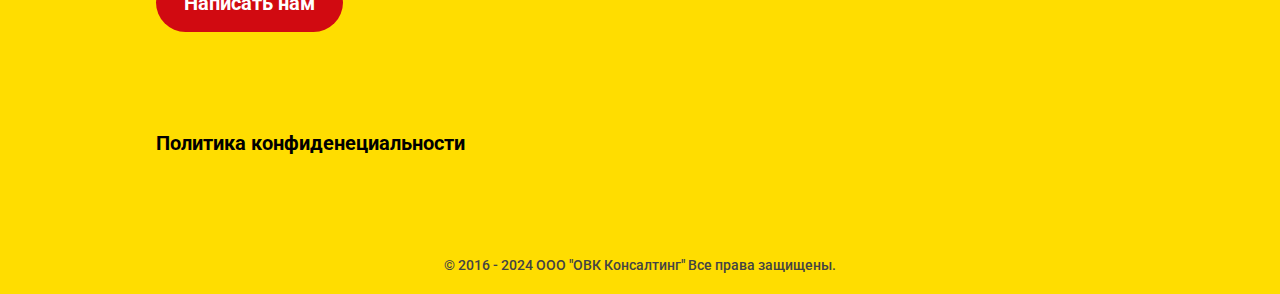
<file: contacts.html>
<!DOCTYPE html>
<html lang="ru">
<head>
    <meta charset="UTF-8">
    <link rel="stylesheet" href="assets/css/style.css">
    
    <!-- font -->
    
    <link rel="preconnect" href="https://fonts.googleapis.com">
    <link rel="preconnect" href="https://fonts.gstatic.com" crossorigin>
    <link href="https://fonts.googleapis.com/css2?family=Roboto:ital,wght@0,100;0,300;0,400;0,500;0,700;0,900;1,100;1,300;1,400;1,500;1,700;1,900&display=swap" rel="stylesheet">
    
    <!-- Favicon -->
    <link rel="apple-touch-icon" sizes="180x180" href="assets/img/favicon/apple-touch-icon.png">
    <link rel="icon" type="image/png" sizes="32x32" href="assets/img/favicon/favicon-32x32.png">
    <link rel="icon" type="image/png" sizes="16x16" href="assets/img/favicon/favicon-16x16.png">
    <link rel="manifest" href="assets/img/favicon/site.webmanifest">
    <link rel="mask-icon" href="assets/img/favicon/safari-pinned-tab.svg" color="#5bbad5">
    <meta name="msapplication-TileColor" content="#da532c">
    <meta name="theme-color" content="#ffffff">
    
    
    <!-- Useful meta tags -->
    <meta http-equiv="X-UA-Compatible" content="IE=edge">
    <meta name="viewport" content="width=device-width, initial-scale=1.0">
    <meta name="robots" content="index, follow, noodp">
    <meta name="googlebot" content="index, follow">
    <meta name="google" content="notranslate">
    <meta name="format-detection" content="telephone=no">
    <meta name="keywords" content="">
    <meta name="description" content="">
    
    <title>Контакты</title></head>
<body class="body">

    <svg style="display: none;">
    
        <symbol id="chevron-left" fill="none" viewBox="0 0 24 24">
            <g>
                <path stroke="" stroke-linecap="round" stroke-linejoin="round" stroke-width="2" d="m15 19-7-7 7-7"/>
            </g>
        </symbol>
    
        <symbol id="chevron-right" fill="none" viewBox="0 0 24 24">
            <g>
                <path stroke="" stroke-linecap="round" stroke-linejoin="round" stroke-width="2" d="m9 5 7 7-7 7"/>
            </g>
        </symbol>
    
        <symbol id="chevron-left-modified" fill="none" viewBox="0 0 44 44">
            <g>
                <path d="M34.8334 22H9.16675" stroke="" stroke-width="3" stroke-linecap="round" stroke-linejoin="round"/>
                <path d="M22.0001 34.8333L9.16675 22L22.0001 9.16666" stroke="" stroke-width="3" stroke-linecap="round" stroke-linejoin="round"/>
            </g>
        </symbol>
    
        <symbol id="modal" fill="none" viewBox="0 0 60 60">
            <g>
                <path d="M45 15L15 45" stroke="" stroke-width="2" stroke-linecap="round" stroke-linejoin="round"/>
                <path d="M15 15L45 45" stroke="" stroke-width="2" stroke-linecap="round" stroke-linejoin="round"/>
            </g>
        </symbol>
    
        <symbol id="phone" viewBox="0 0 477.156 477.156">
            <g>
                <path d="M475.009,380.316l-2.375-7.156c-5.625-16.719-24.062-34.156-41-38.75l-62.688-17.125c-17-4.625-41.25,1.594-53.688,14.031
                l-22.688,22.688c-82.453-22.28-147.109-86.938-169.359-169.375L145.9,161.94c12.438-12.438,18.656-36.656,14.031-53.656
                l-17.094-62.719c-4.625-16.969-22.094-35.406-38.781-40.969L96.9,2.19c-16.719-5.563-40.563,0.063-53,12.5L9.962,48.659
                C3.899,54.69,0.024,71.94,0.024,72.003c-1.187,107.75,41.063,211.562,117.281,287.781c76.031,76.031,179.454,118.219,286.891,117.313c0.562,0,18.312-3.813,24.375-9.845l33.938-33.938C474.946,420.878,480.571,397.035,475.009,380.316z"/>
            </g>
        </symbol>
    </svg>
    <div class="page">
        <header class="header">
            <div class="container  container--header">
                <div class="header__inner">
                    <button class="burger" id="burger">
                        <span class="burger__span">Burger Nav</span>
                    </button>
        
                    <div class="header__logo">
                        <a class="main-logo" href="index.html">ОВК Консалтинг</a>
                    </div>
        
                    <nav class="nav  nav--header">
                        <div class="container-burger">
                            <ul class="nav__list  nav__list--header">
                                <li class="nav__list-li">
                                    <a class="nav__link" href="products.html">Продукты</a>
                                    <ul class="dropdown-menu">
                                        <li class="nav__list-li"><a class="nav__link" href="#">Программные продукты 1С</a></li>
                                        <li class="nav__list-li"><a class="nav__link" href="#">Битрикс</a></li>
                                        <li class="nav__list-li"><a class="nav__link" href="#">Сервис облачной фискации</a></li>
                                    </ul>
                                </li>
                                <li class="nav__list-li">
                                    <a class="nav__link" href="services.html">Услуги</a>
                                </li>
                                <li class="nav__list-li">
                                    <a class="nav__link" href="news.html">Новости</a>
                                </li>
                                <li class="nav__list-li">
                                    <a class="nav__link" href="about.html">О нас</a>
                                </li>
                                <li class="nav__list-li">
                                    <a class="nav__link" href="contacts.html">Контакты</a>
                                </li>
                            </ul>
                        </div>
                    </nav>
        
                    <button class="btn  btn--header  btn--call  btn-modal  scroll-off" data-path="modal-call">Позвонить нам</button>
        
                    <button class="btn  btn--header  btn--call-icon  btn-modal  scroll-off" type="button" data-path="modal-call">
                        <svg class="sprites  sprites--phone">
                            <use xlink:href="#phone"></use>
                        </svg>
                    </button>
                </div>
            </div>
        </header>
        <main class="main">
            
            <div class="contacts">
                <div class="container">
                    <div class="content  content--main">
                        <div class="content__header">
                            <h1 class="content__title">Контакты</h1>
                        </div>
            
                        <div class="content__content">
                            <div class="contacts__inner">
                                <div class="contacts__blocks">
                                    <div class="contacts__item">
                                        <a class="contacts__link" href="tel:+73432167033">+7 (343) 216-70-33</a>
                                    </div>
                                    
                                    <div class="contacts__item">
                                        <a class="contacts__link" href="tel:+79122471919">+7 (912) 247-19-19</a>
                                    </div>
            
                                    <div class="contacts__item">
                                        <a class="contacts__link" href="mailto:bdd@ovkc.net">bdd@ovkc.net</a>
                                    </div>
            
                                    <div class="contacts__item">
                                        <a class="contacts__link" href="https://yandex.ru/maps/-/CDFlaX3W" target="_blank">г. Екатеринбург, ул. Свердлова, д. 11а оф. 352</a>
                                    </div>
                                </div>
            
                                <div class="contacts__map">
                                    <script type="text/javascript" charset="utf-8" async src="https://api-maps.yandex.ru/services/constructor/1.0/js/?um=constructor%3A6e335e5fe94eab6e351969790fa6fc8da10b5ec240eb97fb93c0a9ce9b2e92a5&amp;width=500&amp;height=400&amp;lang=ru_RU&amp;scroll=true"></script>
                                </div>
                            </div>
                        </div> <!-- /.content__content -->
                    </div> <!-- /.content -->
                </div> <!-- /.container -->
            </div> <!-- /.contacts -->
        </main>
        
        <div class="footer">
            <div class="container">
                <div class="footer__inner">
                    <div class="footer__col-1">
                        <a class="main-logo" href="index.html">ОВК Консалтинг</a>
                        <img class="logo-franchaizing-footer" src="assets/img/footer/logo-franchaizing.png" width="149" height="106" alt="">
                    </div>
        
                    <div class="footer__col-2">
                        <nav class="nav  nav--footer">
                            <ul class="nav__list  nav__list--footer">
                                <li class="nav__list-li">
                                    <a class="nav__link" href="products.html">Продукты 1С</a>
                                </li>
                                <li class="nav__list-li">
                                    <a class="nav__link" href="services.html">Услуги</a>
                                </li>
                                <li class="nav__list-li">
                                    <a class="nav__link" href="news.html">Новости</a>
                                </li>
                                <li class="nav__list-li">
                                    <a class="nav__link" href="about.html">О нас</a>
                                </li>
                                <li class="nav__list-li">
                                    <a class="nav__link" href="contacts.html">Контакты</a>
                                </li>
                            </ul>
                        </nav>
                    </div>
        
                    <div class="footer__col-3">
                        <div class="nav  nav--footer">
                            <ul class="nav__list  nav__list--footer">
                                <li class="nav__list-li">
                                    <a class="nav__link" href="privacy-policy.html">Политика конфиденециальности</a>
                                </li>
                            </ul>
                        </div>
                    </div>
        
                    <div class="footer__col-4">
                        <div class="footer__contacts">
                            <div class="footer__contacts-header">
                                <h3 class="footer__contacts-title">Контакты:</h3>
                            </div>
                            
                            <div class="footer__contacts-content">
                                <ul class="footer__contacts-phones">
                                    <li class="footer__contacts-phones-li">
                                        <a class="footer__contacts-link  nav__link" href="tel:+73432167033">+7 (343) 216-70-33</a>
                                    </li>
        
                                    <li class="footer__contacts-phones-li">
                                        <a class="footer__contacts-link  nav__link" href="tel:+79122471919">+7 (912) 247-19-19</a>
                                    </li>
                                </ul>
                                <ul class="footer__contacts-address">
                                    <li class="footer__contacts-phones-li">
                                        <a class="footer__contacts-link  nav__link" href="https://yandex.ru/maps/-/CDFlaX3W" target="_blank">г. Екатеринбург, ул. Свердлова, д. 11а оф. 352</a>
                                    </li>
                                </ul>
        
                                <button class="btn  btn--write  btn-modal  scroll-off" data-path="modal-write">Написать нам</button>
                            </div>
                        </div>
                    </div>
                </div><!-- /.footer__inner -->
        
                <div class="copyright">
                    © 2016 - 2024 ООО "ОВК Консалтинг"
        Все права защищены.
                </div>
            </div><!-- /.container -->
        </div><!-- /.footer -->    </div>

    <div class="modals">
		<div class="modal__overlay">
			<div class="modal modal--1" data-target="modal-call">
				<div class="modal__inner">
                    <div class="modal__header">
                        <h3 class="modal__title">Подберем решения под ваши бизнес-задачи</h3>
                    </div>
                    
                    <div class="modal__content">
                        <div class="modal__contacts">
                            <ul class="modal__list">
                                <li class="modal__list-li">
                                    <a class="modal__contacts-link" href="tel:+73432167033">+7 (343) 216-70-33</a>
                                </li>
    
                                <li class="modal__list-li">
                                    <a class="modal__contacts-link" href="tel:+79122471919">+7 (912) 247-19-19</a>
                                </li>
                            </ul>
                        </div>

                        <button class="btn  btn--write  btn-modal" data-path="modal-write">Написать нам</button>
                    </div>
                </div>
                
                <button class="modal__close">
                    <svg class="sprites  sprites--modal">
                        <use xlink:href="#modal"></use>
                    </svg>
                </button>
			</div>

            <div class="modal modal--2" data-target="modal-write">
				<div class="modal__inner">
                    <div class="modal__header">
                        <h3 class="modal__title">Написать нам</h3>
                    </div>
                    
                    <div class="modal__content">
                        <form action="/" method="post" class="modal__form">
                            <div class="modal__form-blocks">
                                <div class="modal__form-block">
                                    <input class="modal__form-input" type="text" placeholder="Ваше имя" required>
                                </div>

                                <div class="modal__form-block">
                                    <input class="modal__form-input" type="email" placeholder="Ваш email" required>
                                </div>

                                <div class="modal__form-block">
                                    <textarea class="modal__form-area" placeholder="Ваш вопрос" required></textarea>
                                </div>
                            </div>
                            

                            <button class="btn" data-path="modal-write" type="submit">Написать нам</button>
                        </form>
                    </div>
                </div>
                
                <button class="modal__close">
                    <svg class="sprites  sprites--modal">
                        <use xlink:href="#modal"></use>
                    </svg>
                </button>
			</div>
		</div>
	</div>

    <!-- Scripts -->
    <script src="assets/js/app.min.js"></script>
</body>
</html>
</file>
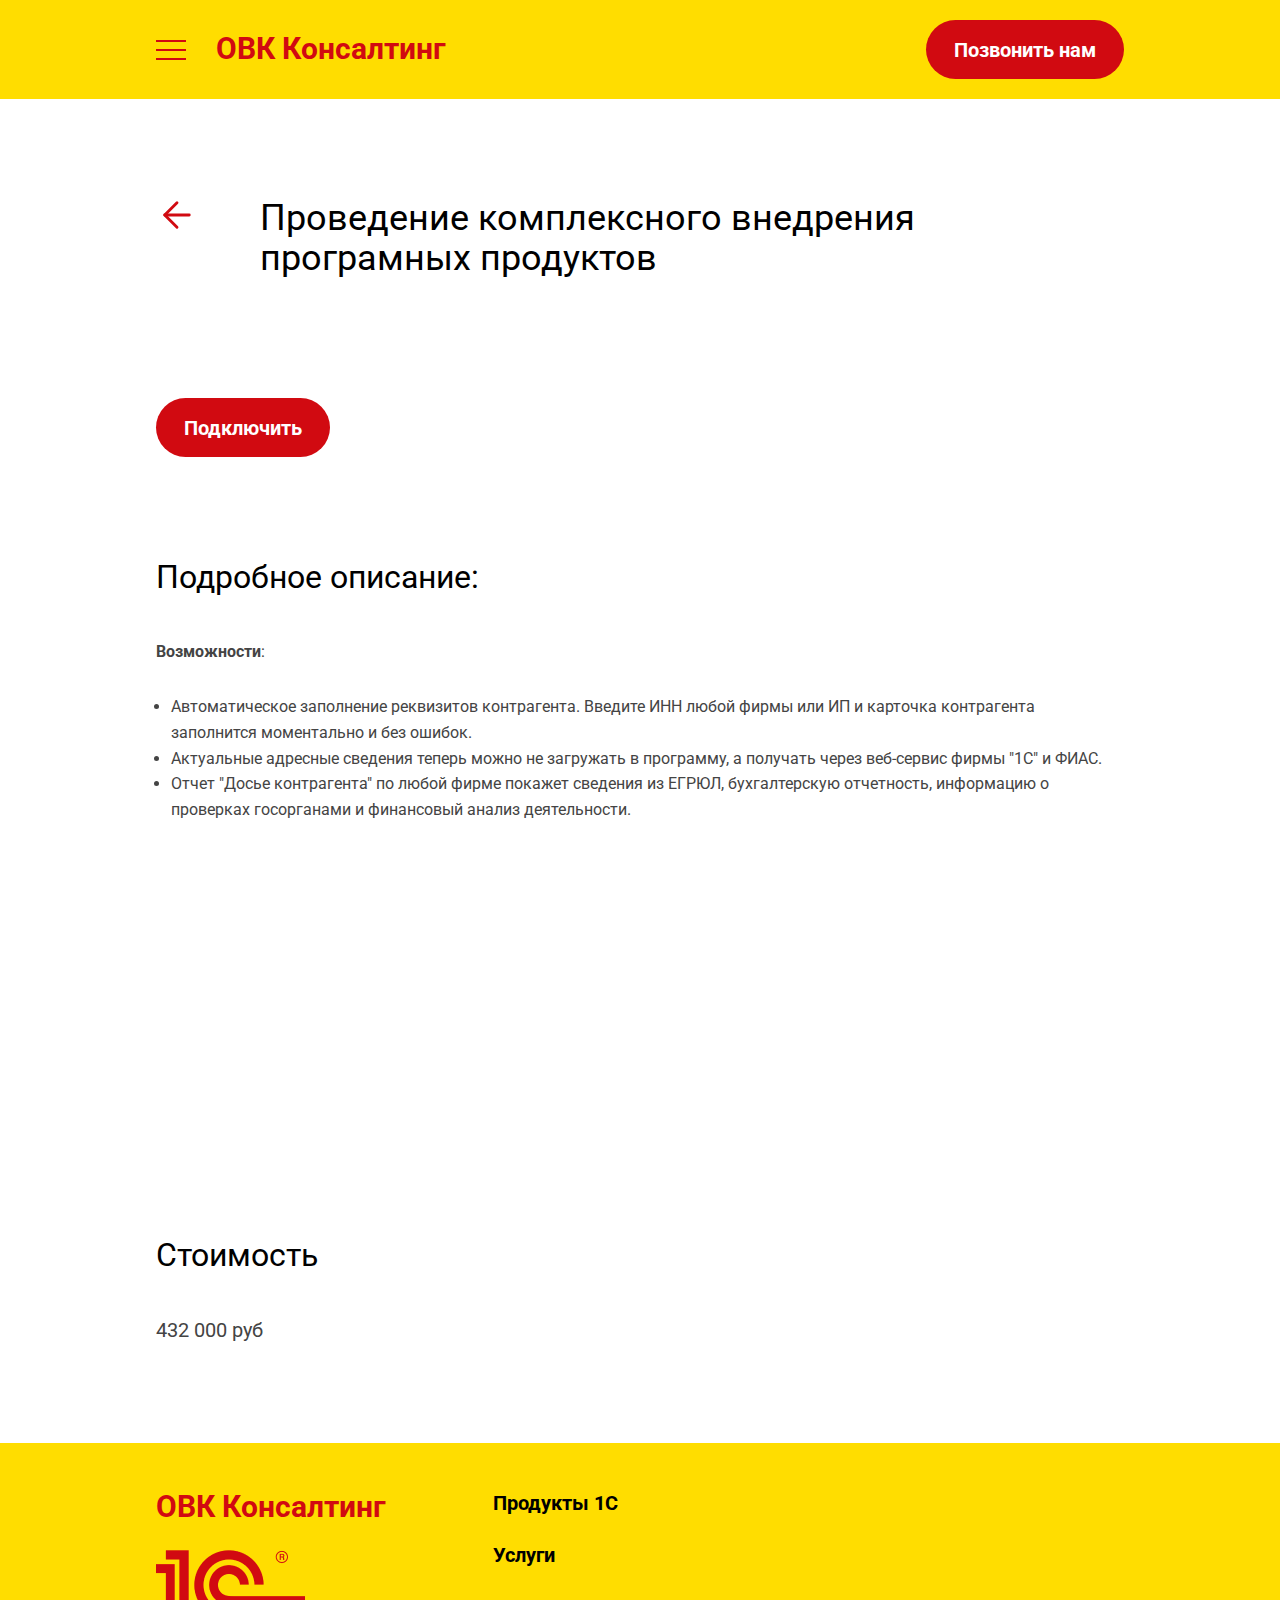
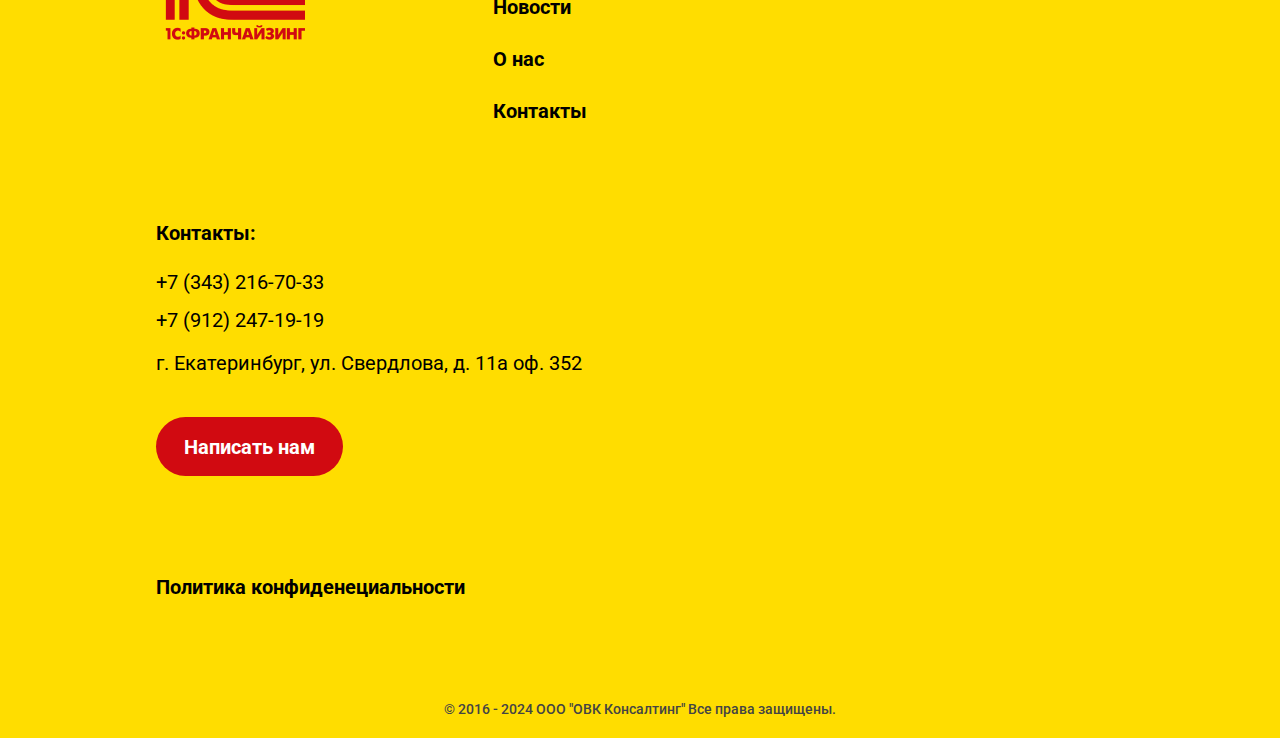
<file: itc-1.html>
<!DOCTYPE html>
<html lang="ru">
<head>
    <meta charset="UTF-8">
    <link rel="stylesheet" href="assets/css/style.css">
    
    <!-- font -->
    
    <link rel="preconnect" href="https://fonts.googleapis.com">
    <link rel="preconnect" href="https://fonts.gstatic.com" crossorigin>
    <link href="https://fonts.googleapis.com/css2?family=Roboto:ital,wght@0,100;0,300;0,400;0,500;0,700;0,900;1,100;1,300;1,400;1,500;1,700;1,900&display=swap" rel="stylesheet">
    
    <!-- Favicon -->
    <link rel="apple-touch-icon" sizes="180x180" href="assets/img/favicon/apple-touch-icon.png">
    <link rel="icon" type="image/png" sizes="32x32" href="assets/img/favicon/favicon-32x32.png">
    <link rel="icon" type="image/png" sizes="16x16" href="assets/img/favicon/favicon-16x16.png">
    <link rel="manifest" href="assets/img/favicon/site.webmanifest">
    <link rel="mask-icon" href="assets/img/favicon/safari-pinned-tab.svg" color="#5bbad5">
    <meta name="msapplication-TileColor" content="#da532c">
    <meta name="theme-color" content="#ffffff">
    
    
    <!-- Useful meta tags -->
    <meta http-equiv="X-UA-Compatible" content="IE=edge">
    <meta name="viewport" content="width=device-width, initial-scale=1.0">
    <meta name="robots" content="index, follow, noodp">
    <meta name="googlebot" content="index, follow">
    <meta name="google" content="notranslate">
    <meta name="format-detection" content="telephone=no">
    <meta name="keywords" content="">
    <meta name="description" content="">
    
    <title>Проведение комплексного внедрения програмных продуктов</title></head>
<body class="body">

    <svg style="display: none;">
    
        <symbol id="chevron-left" fill="none" viewBox="0 0 24 24">
            <g>
                <path stroke="" stroke-linecap="round" stroke-linejoin="round" stroke-width="2" d="m15 19-7-7 7-7"/>
            </g>
        </symbol>
    
        <symbol id="chevron-right" fill="none" viewBox="0 0 24 24">
            <g>
                <path stroke="" stroke-linecap="round" stroke-linejoin="round" stroke-width="2" d="m9 5 7 7-7 7"/>
            </g>
        </symbol>
    
        <symbol id="chevron-left-modified" fill="none" viewBox="0 0 44 44">
            <g>
                <path d="M34.8334 22H9.16675" stroke="" stroke-width="3" stroke-linecap="round" stroke-linejoin="round"/>
                <path d="M22.0001 34.8333L9.16675 22L22.0001 9.16666" stroke="" stroke-width="3" stroke-linecap="round" stroke-linejoin="round"/>
            </g>
        </symbol>
    
        <symbol id="modal" fill="none" viewBox="0 0 60 60">
            <g>
                <path d="M45 15L15 45" stroke="" stroke-width="2" stroke-linecap="round" stroke-linejoin="round"/>
                <path d="M15 15L45 45" stroke="" stroke-width="2" stroke-linecap="round" stroke-linejoin="round"/>
            </g>
        </symbol>
    
        <symbol id="phone" viewBox="0 0 477.156 477.156">
            <g>
                <path d="M475.009,380.316l-2.375-7.156c-5.625-16.719-24.062-34.156-41-38.75l-62.688-17.125c-17-4.625-41.25,1.594-53.688,14.031
                l-22.688,22.688c-82.453-22.28-147.109-86.938-169.359-169.375L145.9,161.94c12.438-12.438,18.656-36.656,14.031-53.656
                l-17.094-62.719c-4.625-16.969-22.094-35.406-38.781-40.969L96.9,2.19c-16.719-5.563-40.563,0.063-53,12.5L9.962,48.659
                C3.899,54.69,0.024,71.94,0.024,72.003c-1.187,107.75,41.063,211.562,117.281,287.781c76.031,76.031,179.454,118.219,286.891,117.313c0.562,0,18.312-3.813,24.375-9.845l33.938-33.938C474.946,420.878,480.571,397.035,475.009,380.316z"/>
            </g>
        </symbol>
    </svg>
    <div class="page">
        <header class="header">
            <div class="container  container--header">
                <div class="header__inner">
                    <button class="burger" id="burger">
                        <span class="burger__span">Burger Nav</span>
                    </button>
        
                    <div class="header__logo">
                        <a class="main-logo" href="index.html">ОВК Консалтинг</a>
                    </div>
        
                    <nav class="nav  nav--header">
                        <div class="container-burger">
                            <ul class="nav__list  nav__list--header">
                                <li class="nav__list-li">
                                    <a class="nav__link" href="products.html">Продукты</a>
                                    <ul class="dropdown-menu">
                                        <li class="nav__list-li"><a class="nav__link" href="#">Программные продукты 1С</a></li>
                                        <li class="nav__list-li"><a class="nav__link" href="#">Битрикс</a></li>
                                        <li class="nav__list-li"><a class="nav__link" href="#">Сервис облачной фискации</a></li>
                                    </ul>
                                </li>
                                <li class="nav__list-li">
                                    <a class="nav__link" href="services.html">Услуги</a>
                                </li>
                                <li class="nav__list-li">
                                    <a class="nav__link" href="news.html">Новости</a>
                                </li>
                                <li class="nav__list-li">
                                    <a class="nav__link" href="about.html">О нас</a>
                                </li>
                                <li class="nav__list-li">
                                    <a class="nav__link" href="contacts.html">Контакты</a>
                                </li>
                            </ul>
                        </div>
                    </nav>
        
                    <button class="btn  btn--header  btn--call  btn-modal  scroll-off" data-path="modal-call">Позвонить нам</button>
        
                    <button class="btn  btn--header  btn--call-icon  btn-modal  scroll-off" type="button" data-path="modal-call">
                        <svg class="sprites  sprites--phone">
                            <use xlink:href="#phone"></use>
                        </svg>
                    </button>
                </div>
            </div>
        </header>
        <main class="main">
            
            <div class="itc">
                <div class="container">
                    <div class="content  content--main">
                        <div class="content__header">
                            <a class="content__before" href="itc.html">
                                <svg class="sprites  sprites--chevron">
                                    <use xlink:href="#chevron-left-modified"></use>
                                </svg>
                            </a>
            
                            <h1 class="content__title  content__title--description">Проведение комплексного внедрения програмных продуктов</h1>
            
                            <button class="btn  btn--order  btn-modal  scroll-off" data-path="modal-call">Подключить</button>
                        </div>
            
                        <div class="content__content">
                            <h3 class="content__subtitle">Подробное описание:</h3>
            
                            <div class="content__description">
                                <p>
                                    <strong>Возможности</strong>:
                                </p>
                                
                                    <ul>
                                        <li>Автоматическое заполнение реквизитов контрагента. Введите ИНН любой фирмы или ИП и карточка контрагента заполнится моментально и без ошибок.</li>
                                        <li>Актуальные адресные сведения теперь можно не загружать в программу, а получать через веб-сервис фирмы "1С" и ФИАС.</li>
                                        <li>Отчет "Досье контрагента" по любой фирме покажет сведения из ЕГРЮЛ, бухгалтерскую отчетность, информацию о проверках госорганами и финансовый анализ деятельности.</li>
                                    </ul>
                                <p></p>
                                <p>
                                    <iframe width="560" height="315" src="https://www.youtube.com/embed/aB-BjBuRT2A?si=0m2ZoSsPwFfNQUVg" title="YouTube video player" frameborder="0" allow="accelerometer; autoplay; clipboard-write; encrypted-media; gyroscope; picture-in-picture; web-share" referrerpolicy="strict-origin-when-cross-origin" allowfullscreen></iframe>
                                </p>
                                
                            </div>
            
                            <div class="content__price">
                                <h3 class="content__subtitle">Стоимость</h3>
                                
                                <span class="content__price-value">
                                    432 000 руб
                                </span>
                            </div>
                        </div> <!-- /.content__content -->
                    </div> <!-- /.content -->
                </div> <!-- /.container -->
            </div> <!-- /.itc -->
        </main>
        
        <div class="footer">
            <div class="container">
                <div class="footer__inner">
                    <div class="footer__col-1">
                        <a class="main-logo" href="index.html">ОВК Консалтинг</a>
                        <img class="logo-franchaizing-footer" src="assets/img/footer/logo-franchaizing.png" width="149" height="106" alt="">
                    </div>
        
                    <div class="footer__col-2">
                        <nav class="nav  nav--footer">
                            <ul class="nav__list  nav__list--footer">
                                <li class="nav__list-li">
                                    <a class="nav__link" href="products.html">Продукты 1С</a>
                                </li>
                                <li class="nav__list-li">
                                    <a class="nav__link" href="services.html">Услуги</a>
                                </li>
                                <li class="nav__list-li">
                                    <a class="nav__link" href="news.html">Новости</a>
                                </li>
                                <li class="nav__list-li">
                                    <a class="nav__link" href="about.html">О нас</a>
                                </li>
                                <li class="nav__list-li">
                                    <a class="nav__link" href="contacts.html">Контакты</a>
                                </li>
                            </ul>
                        </nav>
                    </div>
        
                    <div class="footer__col-3">
                        <div class="nav  nav--footer">
                            <ul class="nav__list  nav__list--footer">
                                <li class="nav__list-li">
                                    <a class="nav__link" href="privacy-policy.html">Политика конфиденециальности</a>
                                </li>
                            </ul>
                        </div>
                    </div>
        
                    <div class="footer__col-4">
                        <div class="footer__contacts">
                            <div class="footer__contacts-header">
                                <h3 class="footer__contacts-title">Контакты:</h3>
                            </div>
                            
                            <div class="footer__contacts-content">
                                <ul class="footer__contacts-phones">
                                    <li class="footer__contacts-phones-li">
                                        <a class="footer__contacts-link  nav__link" href="tel:+73432167033">+7 (343) 216-70-33</a>
                                    </li>
        
                                    <li class="footer__contacts-phones-li">
                                        <a class="footer__contacts-link  nav__link" href="tel:+79122471919">+7 (912) 247-19-19</a>
                                    </li>
                                </ul>
                                <ul class="footer__contacts-address">
                                    <li class="footer__contacts-phones-li">
                                        <a class="footer__contacts-link  nav__link" href="https://yandex.ru/maps/-/CDFlaX3W" target="_blank">г. Екатеринбург, ул. Свердлова, д. 11а оф. 352</a>
                                    </li>
                                </ul>
        
                                <button class="btn  btn--write  btn-modal  scroll-off" data-path="modal-write">Написать нам</button>
                            </div>
                        </div>
                    </div>
                </div><!-- /.footer__inner -->
        
                <div class="copyright">
                    © 2016 - 2024 ООО "ОВК Консалтинг"
        Все права защищены.
                </div>
            </div><!-- /.container -->
        </div><!-- /.footer -->    </div>

    <div class="modals">
		<div class="modal__overlay">
			<div class="modal modal--1" data-target="modal-call">
				<div class="modal__inner">
                    <div class="modal__header">
                        <h3 class="modal__title">Подберем решения под ваши бизнес-задачи</h3>
                    </div>
                    
                    <div class="modal__content">
                        <div class="modal__contacts">
                            <ul class="modal__list">
                                <li class="modal__list-li">
                                    <a class="modal__contacts-link" href="tel:+73432167033">+7 (343) 216-70-33</a>
                                </li>
    
                                <li class="modal__list-li">
                                    <a class="modal__contacts-link" href="tel:+79122471919">+7 (912) 247-19-19</a>
                                </li>
                            </ul>
                        </div>

                        <button class="btn  btn--write  btn-modal" data-path="modal-write">Написать нам</button>
                    </div>
                </div>
                
                <button class="modal__close">
                    <svg class="sprites  sprites--modal">
                        <use xlink:href="#modal"></use>
                    </svg>
                </button>
			</div>

            <div class="modal modal--2" data-target="modal-write">
				<div class="modal__inner">
                    <div class="modal__header">
                        <h3 class="modal__title">Написать нам</h3>
                    </div>
                    
                    <div class="modal__content">
                        <form action="/" method="post" class="modal__form">
                            <div class="modal__form-blocks">
                                <div class="modal__form-block">
                                    <input class="modal__form-input" type="text" placeholder="Ваше имя" required>
                                </div>

                                <div class="modal__form-block">
                                    <input class="modal__form-input" type="email" placeholder="Ваш email" required>
                                </div>

                                <div class="modal__form-block">
                                    <textarea class="modal__form-area" placeholder="Ваш вопрос" required></textarea>
                                </div>
                            </div>
                            

                            <button class="btn" data-path="modal-write" type="submit">Написать нам</button>
                        </form>
                    </div>
                </div>
                
                <button class="modal__close">
                    <svg class="sprites  sprites--modal">
                        <use xlink:href="#modal"></use>
                    </svg>
                </button>
			</div>
		</div>
	</div>

    <!-- Scripts -->
    <script src="assets/js/app.min.js"></script>
</body>
</html>
</file>
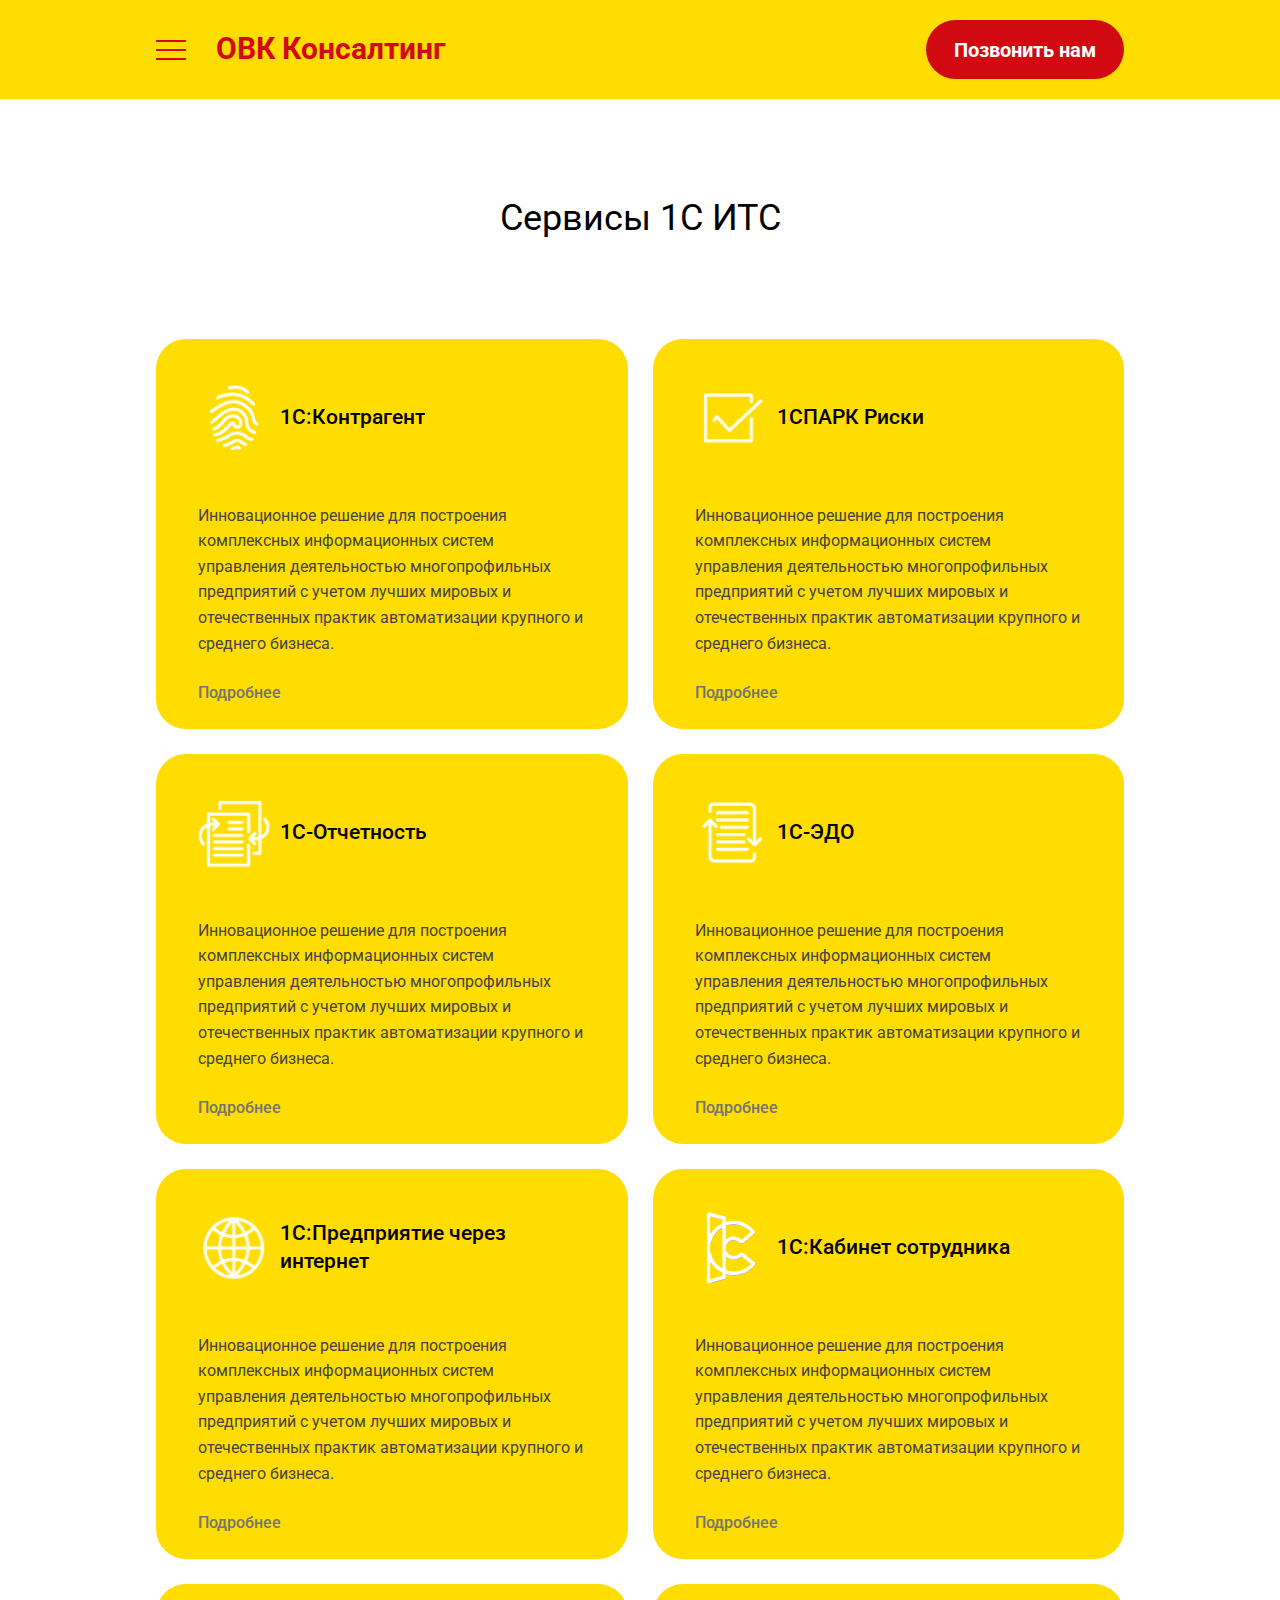
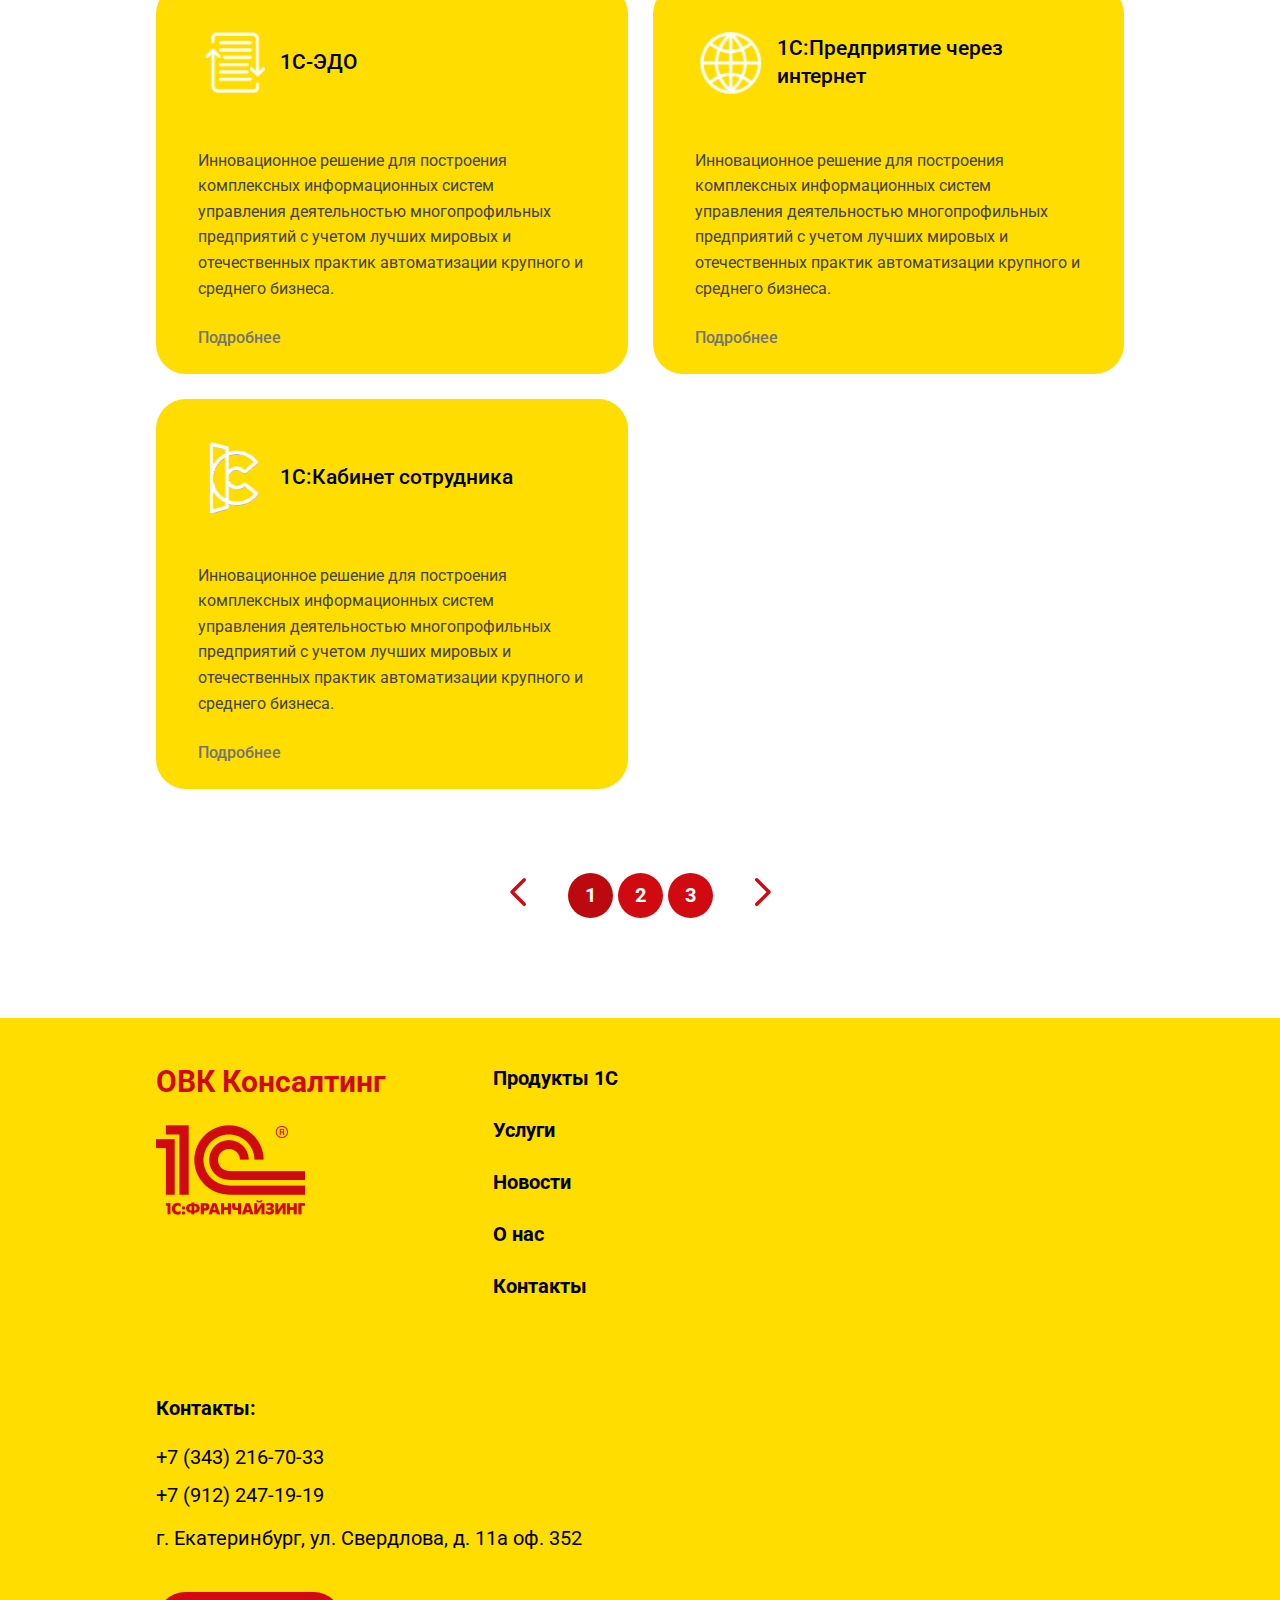
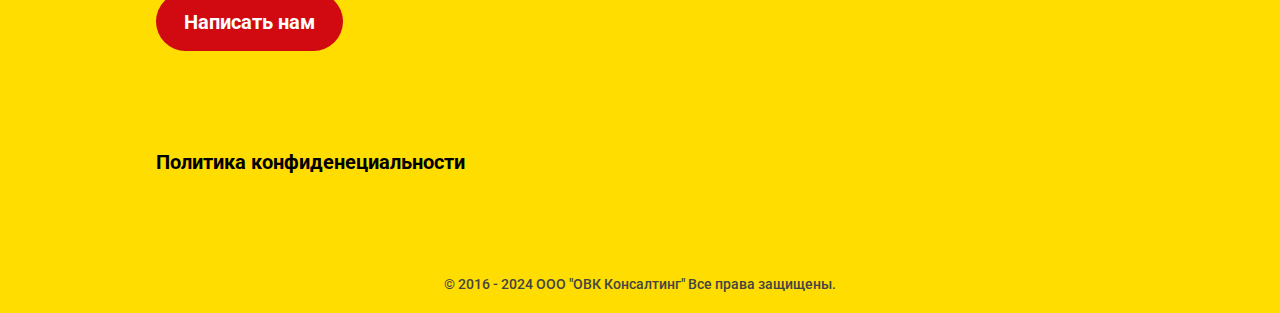
<file: itc.html>
<!DOCTYPE html>
<html lang="ru">
<head>
    <meta charset="UTF-8">
    <link rel="stylesheet" href="assets/css/style.css">
    
    <!-- font -->
    
    <link rel="preconnect" href="https://fonts.googleapis.com">
    <link rel="preconnect" href="https://fonts.gstatic.com" crossorigin>
    <link href="https://fonts.googleapis.com/css2?family=Roboto:ital,wght@0,100;0,300;0,400;0,500;0,700;0,900;1,100;1,300;1,400;1,500;1,700;1,900&display=swap" rel="stylesheet">
    
    <!-- Favicon -->
    <link rel="apple-touch-icon" sizes="180x180" href="assets/img/favicon/apple-touch-icon.png">
    <link rel="icon" type="image/png" sizes="32x32" href="assets/img/favicon/favicon-32x32.png">
    <link rel="icon" type="image/png" sizes="16x16" href="assets/img/favicon/favicon-16x16.png">
    <link rel="manifest" href="assets/img/favicon/site.webmanifest">
    <link rel="mask-icon" href="assets/img/favicon/safari-pinned-tab.svg" color="#5bbad5">
    <meta name="msapplication-TileColor" content="#da532c">
    <meta name="theme-color" content="#ffffff">
    
    
    <!-- Useful meta tags -->
    <meta http-equiv="X-UA-Compatible" content="IE=edge">
    <meta name="viewport" content="width=device-width, initial-scale=1.0">
    <meta name="robots" content="index, follow, noodp">
    <meta name="googlebot" content="index, follow">
    <meta name="google" content="notranslate">
    <meta name="format-detection" content="telephone=no">
    <meta name="keywords" content="">
    <meta name="description" content="">
    
    <title>Сервисы 1С ИТС</title></head>
<body class="body">

    <svg style="display: none;">
    
        <symbol id="chevron-left" fill="none" viewBox="0 0 24 24">
            <g>
                <path stroke="" stroke-linecap="round" stroke-linejoin="round" stroke-width="2" d="m15 19-7-7 7-7"/>
            </g>
        </symbol>
    
        <symbol id="chevron-right" fill="none" viewBox="0 0 24 24">
            <g>
                <path stroke="" stroke-linecap="round" stroke-linejoin="round" stroke-width="2" d="m9 5 7 7-7 7"/>
            </g>
        </symbol>
    
        <symbol id="chevron-left-modified" fill="none" viewBox="0 0 44 44">
            <g>
                <path d="M34.8334 22H9.16675" stroke="" stroke-width="3" stroke-linecap="round" stroke-linejoin="round"/>
                <path d="M22.0001 34.8333L9.16675 22L22.0001 9.16666" stroke="" stroke-width="3" stroke-linecap="round" stroke-linejoin="round"/>
            </g>
        </symbol>
    
        <symbol id="modal" fill="none" viewBox="0 0 60 60">
            <g>
                <path d="M45 15L15 45" stroke="" stroke-width="2" stroke-linecap="round" stroke-linejoin="round"/>
                <path d="M15 15L45 45" stroke="" stroke-width="2" stroke-linecap="round" stroke-linejoin="round"/>
            </g>
        </symbol>
    
        <symbol id="phone" viewBox="0 0 477.156 477.156">
            <g>
                <path d="M475.009,380.316l-2.375-7.156c-5.625-16.719-24.062-34.156-41-38.75l-62.688-17.125c-17-4.625-41.25,1.594-53.688,14.031
                l-22.688,22.688c-82.453-22.28-147.109-86.938-169.359-169.375L145.9,161.94c12.438-12.438,18.656-36.656,14.031-53.656
                l-17.094-62.719c-4.625-16.969-22.094-35.406-38.781-40.969L96.9,2.19c-16.719-5.563-40.563,0.063-53,12.5L9.962,48.659
                C3.899,54.69,0.024,71.94,0.024,72.003c-1.187,107.75,41.063,211.562,117.281,287.781c76.031,76.031,179.454,118.219,286.891,117.313c0.562,0,18.312-3.813,24.375-9.845l33.938-33.938C474.946,420.878,480.571,397.035,475.009,380.316z"/>
            </g>
        </symbol>
    </svg>
    <div class="page">
        <header class="header">
            <div class="container  container--header">
                <div class="header__inner">
                    <button class="burger" id="burger">
                        <span class="burger__span">Burger Nav</span>
                    </button>
        
                    <div class="header__logo">
                        <a class="main-logo" href="index.html">ОВК Консалтинг</a>
                    </div>
        
                    <nav class="nav  nav--header">
                        <div class="container-burger">
                            <ul class="nav__list  nav__list--header">
                                <li class="nav__list-li">
                                    <a class="nav__link" href="products.html">Продукты</a>
                                    <ul class="dropdown-menu">
                                        <li class="nav__list-li"><a class="nav__link" href="#">Программные продукты 1С</a></li>
                                        <li class="nav__list-li"><a class="nav__link" href="#">Битрикс</a></li>
                                        <li class="nav__list-li"><a class="nav__link" href="#">Сервис облачной фискации</a></li>
                                    </ul>
                                </li>
                                <li class="nav__list-li">
                                    <a class="nav__link" href="services.html">Услуги</a>
                                </li>
                                <li class="nav__list-li">
                                    <a class="nav__link" href="news.html">Новости</a>
                                </li>
                                <li class="nav__list-li">
                                    <a class="nav__link" href="about.html">О нас</a>
                                </li>
                                <li class="nav__list-li">
                                    <a class="nav__link" href="contacts.html">Контакты</a>
                                </li>
                            </ul>
                        </div>
                    </nav>
        
                    <button class="btn  btn--header  btn--call  btn-modal  scroll-off" data-path="modal-call">Позвонить нам</button>
        
                    <button class="btn  btn--header  btn--call-icon  btn-modal  scroll-off" type="button" data-path="modal-call">
                        <svg class="sprites  sprites--phone">
                            <use xlink:href="#phone"></use>
                        </svg>
                    </button>
                </div>
            </div>
        </header>
        <main class="main">
            
            <div class="itc">
                <div class="container">
                    <div class="content  content--main">
                        <div class="content__header">
                            <h1 class="content__title">Сервисы 1С ИТС</h1>
                        </div>
            
                        <div class="content__content">
                            <div class="cards">
                                <div class="card">
                                    <div class="card__header">
                                        <img class="card__title-img" src="assets/img/itc/img-1.png" width="72" height="90" alt="">
                                        <h3 class="card__title">
                                            <a class="card__link" href="itc-1.html">1С:Контрагент</a>
                                        </h3>
                                    </div>
                                    <div class="card__description">
                                        <p>
                                            Инновационное решение для построения комплексных информационных систем управления деятельностью многопрофильных предприятий с учетом лучших мировых и отечественных практик автоматизации крупного и среднего бизнеса. 
                                        </p>
                                    </div>
                                    <a class="card__detail" href="itc-1.html">Подробнее</a>
                                </div>
            
                                <div class="card">
                                    <div class="card__header">
                                        <img class="card__title-img" src="assets/img/itc/img-2.png" width="72" height="90" alt="">
                                        <h3 class="card__title">
                                            <a class="card__link" href="itc-1.html">1СПАРК Риски</a>
                                        </h3>
                                    </div>
                                    <div class="card__description">
                                        <p>
                                            Инновационное решение для построения комплексных информационных систем управления деятельностью многопрофильных предприятий с учетом лучших мировых и отечественных практик автоматизации крупного и среднего бизнеса. 
                                        </p>
                                    </div>
                                    <a class="card__detail" href="itc-1.html">Подробнее</a>
                                </div>
            
                                <div class="card">
                                    <div class="card__header">
                                        <img class="card__title-img" src="assets/img/itc/img-3.png" width="72" height="90" alt="">
                                        <h3 class="card__title">
                                            <a class="card__link" href="itc-1.html">1С-Отчетность</a>
                                        </h3>
                                    </div>
                                    <div class="card__description">
                                        <p>
                                            Инновационное решение для построения комплексных информационных систем управления деятельностью многопрофильных предприятий с учетом лучших мировых и отечественных практик автоматизации крупного и среднего бизнеса. 
                                        </p>
                                    </div>
                                    <a class="card__detail" href="itc-1.html">Подробнее</a>
                                </div>
            
                                <div class="card">
                                    <div class="card__header">
                                        <img class="card__title-img" src="assets/img/itc/img-4.png" width="72" height="90" alt="">
                                        <h3 class="card__title">
                                            <a class="card__link" href="itc-1.html">1С-ЭДО</a>
                                        </h3>
                                    </div>
                                    <div class="card__description">
                                        <p>
                                            Инновационное решение для построения комплексных информационных систем управления деятельностью многопрофильных предприятий с учетом лучших мировых и отечественных практик автоматизации крупного и среднего бизнеса. 
                                        </p>
                                    </div>
                                    <a class="card__detail" href="itc-1.html">Подробнее</a>
                                </div>
            
                                <div class="card">
                                    <div class="card__header">
                                        <img class="card__title-img" src="assets/img/itc/img-5.png" width="72" height="90" alt="">
                                        <h3 class="card__title">
                                            <a class="card__link" href="itc-1.html">1С:Предприятие через интернет</a>
                                        </h3>
                                    </div>
                                    <div class="card__description">
                                        <p>
                                            Инновационное решение для построения комплексных информационных систем управления деятельностью многопрофильных предприятий с учетом лучших мировых и отечественных практик автоматизации крупного и среднего бизнеса. 
                                        </p>
                                    </div>
                                    <a class="card__detail" href="itc-1.html">Подробнее</a>
                                </div>
            
                                <div class="card">
                                    <div class="card__header">
                                        <img class="card__title-img" src="assets/img/itc/img-6.png" width="72" height="90" alt="">
                                        <h3 class="card__title">
                                            <a class="card__link" href="itc-1.html">1С:Кабинет сотрудника</a>
                                        </h3>
                                    </div>
                                    
                                    <div class="card__description">
                                        <p>
                                            Инновационное решение для построения комплексных информационных систем управления деятельностью многопрофильных предприятий с учетом лучших мировых и отечественных практик автоматизации крупного и среднего бизнеса. 
                                        </p>
                                    </div>
                                    <a class="card__detail" href="itc-1.html">Подробнее</a>
                                </div>
            
                                <div class="card">
                                    <div class="card__header">
                                        <img class="card__title-img" src="assets/img/itc/img-7.png" width="72" height="90" alt="">
                                        <h3 class="card__title">
                                            <a class="card__link" href="itc-1.html">1С-ЭДО</a>
                                        </h3>
                                    </div>
                                    
                                    <div class="card__description">
                                        <p>
                                            Инновационное решение для построения комплексных информационных систем управления деятельностью многопрофильных предприятий с учетом лучших мировых и отечественных практик автоматизации крупного и среднего бизнеса. 
                                        </p>
                                    </div>
                                    <a class="card__detail" href="itc-1.html">Подробнее</a>
                                </div>
            
                                <div class="card">
                                    <div class="card__header">
                                        <img class="card__title-img" src="assets/img/itc/img-8.png" width="72" height="90" alt="">
                                        <h3 class="card__title">
                                            <a class="card__link" href="itc-1.html">1С:Предприятие через интернет</a>
                                        </h3>
                                    </div>
                                    <div class="card__description">
                                        <p>
                                            Инновационное решение для построения комплексных информационных систем управления деятельностью многопрофильных предприятий с учетом лучших мировых и отечественных практик автоматизации крупного и среднего бизнеса. 
                                        </p>
                                    </div>
                                    <a class="card__detail" href="itc-1.html">Подробнее</a>
                                </div>
                                
                                <div class="card">
                                    <div class="card__header">
                                        <img class="card__title-img" src="assets/img/itc/img-9.png" width="72" height="90" alt="">
                                        <h3 class="card__title">
                                            <a class="card__link" href="itc-1.html">1С:Кабинет сотрудника</a>
                                        </h3>
                                    </div>
                                    <div class="card__description">
                                        <p>
                                            Инновационное решение для построения комплексных информационных систем управления деятельностью многопрофильных предприятий с учетом лучших мировых и отечественных практик автоматизации крупного и среднего бизнеса. 
                                        </p>
                                    </div>
                                    <a class="card__detail" href="itc-1.html">Подробнее</a>
                                </div>
                            </div> <!-- /.cards -->
            
                            <div class="pagination">
                                <div class="nav-links">
                                    <span class="page-numbers current" href="#">1</span>
                                    <a class="page-numbers" href="#">2</a>
                                    <a class="page-numbers" href="#">3</a>
            
                                    <a class="prev" href="#">
                                        <svg class="sprites  sprites--chevron">
                                            <use xlink:href="#chevron-left"></use>
                                        </svg>
                                    </a>
                                    <a class="next" href="#">
                                        <svg class="sprites  sprites--chevron">
                                            <use xlink:href="#chevron-right"></use>
                                        </svg>
                                    </a>
                                </div>
                            </div>
                        </div> <!-- /.content__content -->
                    </div> <!-- /.content -->
                </div> <!-- /.container -->
            </div> <!-- /.itc -->
        </main>
        
        <div class="footer">
            <div class="container">
                <div class="footer__inner">
                    <div class="footer__col-1">
                        <a class="main-logo" href="index.html">ОВК Консалтинг</a>
                        <img class="logo-franchaizing-footer" src="assets/img/footer/logo-franchaizing.png" width="149" height="106" alt="">
                    </div>
        
                    <div class="footer__col-2">
                        <nav class="nav  nav--footer">
                            <ul class="nav__list  nav__list--footer">
                                <li class="nav__list-li">
                                    <a class="nav__link" href="products.html">Продукты 1С</a>
                                </li>
                                <li class="nav__list-li">
                                    <a class="nav__link" href="services.html">Услуги</a>
                                </li>
                                <li class="nav__list-li">
                                    <a class="nav__link" href="news.html">Новости</a>
                                </li>
                                <li class="nav__list-li">
                                    <a class="nav__link" href="about.html">О нас</a>
                                </li>
                                <li class="nav__list-li">
                                    <a class="nav__link" href="contacts.html">Контакты</a>
                                </li>
                            </ul>
                        </nav>
                    </div>
        
                    <div class="footer__col-3">
                        <div class="nav  nav--footer">
                            <ul class="nav__list  nav__list--footer">
                                <li class="nav__list-li">
                                    <a class="nav__link" href="privacy-policy.html">Политика конфиденециальности</a>
                                </li>
                            </ul>
                        </div>
                    </div>
        
                    <div class="footer__col-4">
                        <div class="footer__contacts">
                            <div class="footer__contacts-header">
                                <h3 class="footer__contacts-title">Контакты:</h3>
                            </div>
                            
                            <div class="footer__contacts-content">
                                <ul class="footer__contacts-phones">
                                    <li class="footer__contacts-phones-li">
                                        <a class="footer__contacts-link  nav__link" href="tel:+73432167033">+7 (343) 216-70-33</a>
                                    </li>
        
                                    <li class="footer__contacts-phones-li">
                                        <a class="footer__contacts-link  nav__link" href="tel:+79122471919">+7 (912) 247-19-19</a>
                                    </li>
                                </ul>
                                <ul class="footer__contacts-address">
                                    <li class="footer__contacts-phones-li">
                                        <a class="footer__contacts-link  nav__link" href="https://yandex.ru/maps/-/CDFlaX3W" target="_blank">г. Екатеринбург, ул. Свердлова, д. 11а оф. 352</a>
                                    </li>
                                </ul>
        
                                <button class="btn  btn--write  btn-modal  scroll-off" data-path="modal-write">Написать нам</button>
                            </div>
                        </div>
                    </div>
                </div><!-- /.footer__inner -->
        
                <div class="copyright">
                    © 2016 - 2024 ООО "ОВК Консалтинг"
        Все права защищены.
                </div>
            </div><!-- /.container -->
        </div><!-- /.footer -->    </div>

    <div class="modals">
		<div class="modal__overlay">
			<div class="modal modal--1" data-target="modal-call">
				<div class="modal__inner">
                    <div class="modal__header">
                        <h3 class="modal__title">Подберем решения под ваши бизнес-задачи</h3>
                    </div>
                    
                    <div class="modal__content">
                        <div class="modal__contacts">
                            <ul class="modal__list">
                                <li class="modal__list-li">
                                    <a class="modal__contacts-link" href="tel:+73432167033">+7 (343) 216-70-33</a>
                                </li>
    
                                <li class="modal__list-li">
                                    <a class="modal__contacts-link" href="tel:+79122471919">+7 (912) 247-19-19</a>
                                </li>
                            </ul>
                        </div>

                        <button class="btn  btn--write  btn-modal" data-path="modal-write">Написать нам</button>
                    </div>
                </div>
                
                <button class="modal__close">
                    <svg class="sprites  sprites--modal">
                        <use xlink:href="#modal"></use>
                    </svg>
                </button>
			</div>

            <div class="modal modal--2" data-target="modal-write">
				<div class="modal__inner">
                    <div class="modal__header">
                        <h3 class="modal__title">Написать нам</h3>
                    </div>
                    
                    <div class="modal__content">
                        <form action="/" method="post" class="modal__form">
                            <div class="modal__form-blocks">
                                <div class="modal__form-block">
                                    <input class="modal__form-input" type="text" placeholder="Ваше имя" required>
                                </div>

                                <div class="modal__form-block">
                                    <input class="modal__form-input" type="email" placeholder="Ваш email" required>
                                </div>

                                <div class="modal__form-block">
                                    <textarea class="modal__form-area" placeholder="Ваш вопрос" required></textarea>
                                </div>
                            </div>
                            

                            <button class="btn" data-path="modal-write" type="submit">Написать нам</button>
                        </form>
                    </div>
                </div>
                
                <button class="modal__close">
                    <svg class="sprites  sprites--modal">
                        <use xlink:href="#modal"></use>
                    </svg>
                </button>
			</div>
		</div>
	</div>

    <!-- Scripts -->
    <script src="assets/js/app.min.js"></script>
</body>
</html>
</file>
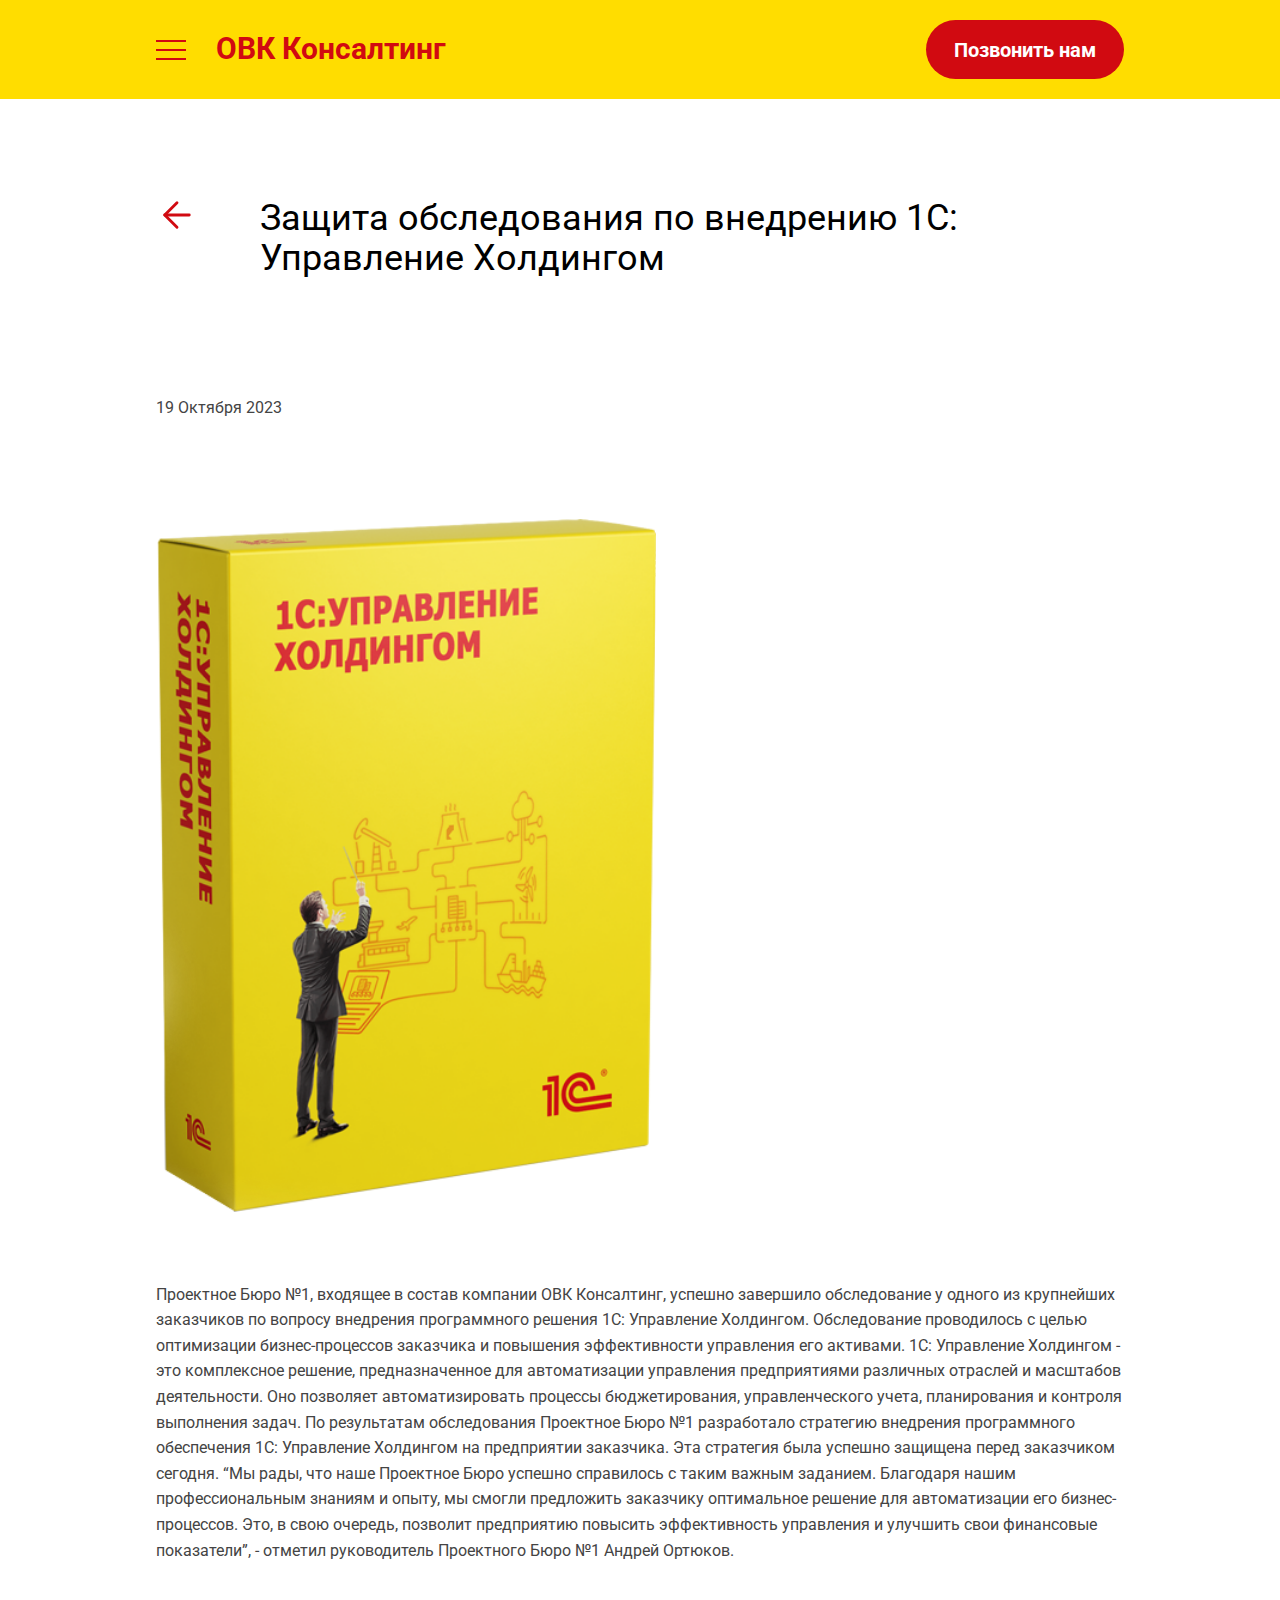
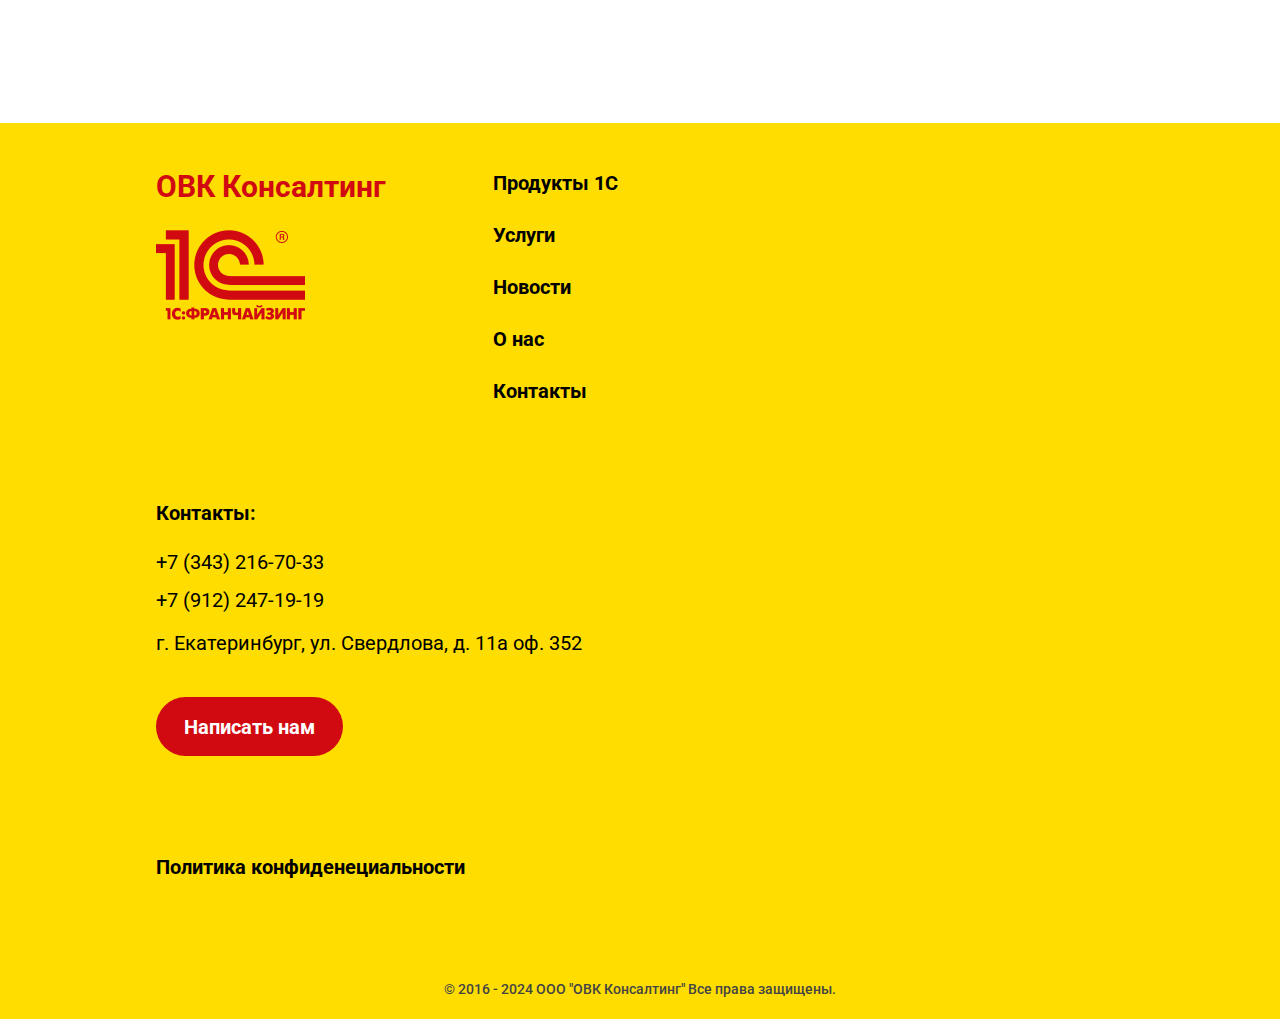
<file: news-1.html>
<!DOCTYPE html>
<html lang="ru">
<head>
    <meta charset="UTF-8">
    <link rel="stylesheet" href="assets/css/style.css">
    
    <!-- font -->
    
    <link rel="preconnect" href="https://fonts.googleapis.com">
    <link rel="preconnect" href="https://fonts.gstatic.com" crossorigin>
    <link href="https://fonts.googleapis.com/css2?family=Roboto:ital,wght@0,100;0,300;0,400;0,500;0,700;0,900;1,100;1,300;1,400;1,500;1,700;1,900&display=swap" rel="stylesheet">
    
    <!-- Favicon -->
    <link rel="apple-touch-icon" sizes="180x180" href="assets/img/favicon/apple-touch-icon.png">
    <link rel="icon" type="image/png" sizes="32x32" href="assets/img/favicon/favicon-32x32.png">
    <link rel="icon" type="image/png" sizes="16x16" href="assets/img/favicon/favicon-16x16.png">
    <link rel="manifest" href="assets/img/favicon/site.webmanifest">
    <link rel="mask-icon" href="assets/img/favicon/safari-pinned-tab.svg" color="#5bbad5">
    <meta name="msapplication-TileColor" content="#da532c">
    <meta name="theme-color" content="#ffffff">
    
    
    <!-- Useful meta tags -->
    <meta http-equiv="X-UA-Compatible" content="IE=edge">
    <meta name="viewport" content="width=device-width, initial-scale=1.0">
    <meta name="robots" content="index, follow, noodp">
    <meta name="googlebot" content="index, follow">
    <meta name="google" content="notranslate">
    <meta name="format-detection" content="telephone=no">
    <meta name="keywords" content="">
    <meta name="description" content="">
    
    <title>Защита обследования по внедрению 1С: Управление Холдингом</title></head>
<body class="body">

    <svg style="display: none;">
    
        <symbol id="chevron-left" fill="none" viewBox="0 0 24 24">
            <g>
                <path stroke="" stroke-linecap="round" stroke-linejoin="round" stroke-width="2" d="m15 19-7-7 7-7"/>
            </g>
        </symbol>
    
        <symbol id="chevron-right" fill="none" viewBox="0 0 24 24">
            <g>
                <path stroke="" stroke-linecap="round" stroke-linejoin="round" stroke-width="2" d="m9 5 7 7-7 7"/>
            </g>
        </symbol>
    
        <symbol id="chevron-left-modified" fill="none" viewBox="0 0 44 44">
            <g>
                <path d="M34.8334 22H9.16675" stroke="" stroke-width="3" stroke-linecap="round" stroke-linejoin="round"/>
                <path d="M22.0001 34.8333L9.16675 22L22.0001 9.16666" stroke="" stroke-width="3" stroke-linecap="round" stroke-linejoin="round"/>
            </g>
        </symbol>
    
        <symbol id="modal" fill="none" viewBox="0 0 60 60">
            <g>
                <path d="M45 15L15 45" stroke="" stroke-width="2" stroke-linecap="round" stroke-linejoin="round"/>
                <path d="M15 15L45 45" stroke="" stroke-width="2" stroke-linecap="round" stroke-linejoin="round"/>
            </g>
        </symbol>
    
        <symbol id="phone" viewBox="0 0 477.156 477.156">
            <g>
                <path d="M475.009,380.316l-2.375-7.156c-5.625-16.719-24.062-34.156-41-38.75l-62.688-17.125c-17-4.625-41.25,1.594-53.688,14.031
                l-22.688,22.688c-82.453-22.28-147.109-86.938-169.359-169.375L145.9,161.94c12.438-12.438,18.656-36.656,14.031-53.656
                l-17.094-62.719c-4.625-16.969-22.094-35.406-38.781-40.969L96.9,2.19c-16.719-5.563-40.563,0.063-53,12.5L9.962,48.659
                C3.899,54.69,0.024,71.94,0.024,72.003c-1.187,107.75,41.063,211.562,117.281,287.781c76.031,76.031,179.454,118.219,286.891,117.313c0.562,0,18.312-3.813,24.375-9.845l33.938-33.938C474.946,420.878,480.571,397.035,475.009,380.316z"/>
            </g>
        </symbol>
    </svg>
    <div class="page">
        <header class="header">
            <div class="container  container--header">
                <div class="header__inner">
                    <button class="burger" id="burger">
                        <span class="burger__span">Burger Nav</span>
                    </button>
        
                    <div class="header__logo">
                        <a class="main-logo" href="index.html">ОВК Консалтинг</a>
                    </div>
        
                    <nav class="nav  nav--header">
                        <div class="container-burger">
                            <ul class="nav__list  nav__list--header">
                                <li class="nav__list-li">
                                    <a class="nav__link" href="products.html">Продукты</a>
                                    <ul class="dropdown-menu">
                                        <li class="nav__list-li"><a class="nav__link" href="#">Программные продукты 1С</a></li>
                                        <li class="nav__list-li"><a class="nav__link" href="#">Битрикс</a></li>
                                        <li class="nav__list-li"><a class="nav__link" href="#">Сервис облачной фискации</a></li>
                                    </ul>
                                </li>
                                <li class="nav__list-li">
                                    <a class="nav__link" href="services.html">Услуги</a>
                                </li>
                                <li class="nav__list-li">
                                    <a class="nav__link" href="news.html">Новости</a>
                                </li>
                                <li class="nav__list-li">
                                    <a class="nav__link" href="about.html">О нас</a>
                                </li>
                                <li class="nav__list-li">
                                    <a class="nav__link" href="contacts.html">Контакты</a>
                                </li>
                            </ul>
                        </div>
                    </nav>
        
                    <button class="btn  btn--header  btn--call  btn-modal  scroll-off" data-path="modal-call">Позвонить нам</button>
        
                    <button class="btn  btn--header  btn--call-icon  btn-modal  scroll-off" type="button" data-path="modal-call">
                        <svg class="sprites  sprites--phone">
                            <use xlink:href="#phone"></use>
                        </svg>
                    </button>
                </div>
            </div>
        </header>
        <main class="main">
            
            <div class="news">
                <div class="container">
                    <div class="content  content--main">
                        <div class="content__header">
                            <a class="content__before" href="news.html">
                                <svg class="sprites  sprites--chevron">
                                    <use xlink:href="#chevron-left-modified"></use>
                                </svg>
                            </a>
            
                            <h1 class="content__title  content__title--description">Защита обследования по внедрению 1С: Управление Холдингом</h1>
            
                            <div class="content__data">
                                <time class="content__time" datetime="2023-10-19">19 Октября 2023</time>
                            </div>
                        </div>
            
                        <div class="content__content">
                            <div class="content__description">
                                <p>
                                    <img src="assets/img/news/img-1.png" width="418" height="579" alt="">
                                </p>
                                <p>
                                    Проектное Бюро №1, входящее в состав компании ОВК Консалтинг, успешно завершило обследование у одного из крупнейших заказчиков по вопросу внедрения программного решения 1С: Управление Холдингом. Обследование проводилось с целью оптимизации бизнес-процессов заказчика и повышения эффективности управления его активами.
                                    1С: Управление Холдингом - это комплексное решение, предназначенное для автоматизации управления предприятиями различных отраслей и масштабов деятельности. Оно позволяет автоматизировать процессы бюджетирования, управленческого учета, планирования и контроля выполнения задач.
                                    По результатам обследования Проектное Бюро №1 разработало стратегию внедрения программного обеспечения 1С: Управление Холдингом на предприятии заказчика. Эта стратегия была успешно защищена перед заказчиком сегодня.
                                    “Мы рады, что наше Проектное Бюро успешно справилось с таким важным заданием. Благодаря нашим профессиональным знаниям и опыту, мы смогли предложить заказчику оптимальное решение для автоматизации его бизнес-процессов. Это, в свою очередь, позволит предприятию повысить эффективность управления и улучшить свои финансовые показатели”, - отметил руководитель Проектного Бюро №1 Андрей Ортюков.
                                </p>
                            </div>
                        </div> <!-- /.content__content -->
                    </div> <!-- /.content -->
                </div> <!-- /.container -->
            </div> <!-- /.news -->
        </main>
        
        <div class="footer">
            <div class="container">
                <div class="footer__inner">
                    <div class="footer__col-1">
                        <a class="main-logo" href="index.html">ОВК Консалтинг</a>
                        <img class="logo-franchaizing-footer" src="assets/img/footer/logo-franchaizing.png" width="149" height="106" alt="">
                    </div>
        
                    <div class="footer__col-2">
                        <nav class="nav  nav--footer">
                            <ul class="nav__list  nav__list--footer">
                                <li class="nav__list-li">
                                    <a class="nav__link" href="products.html">Продукты 1С</a>
                                </li>
                                <li class="nav__list-li">
                                    <a class="nav__link" href="services.html">Услуги</a>
                                </li>
                                <li class="nav__list-li">
                                    <a class="nav__link" href="news.html">Новости</a>
                                </li>
                                <li class="nav__list-li">
                                    <a class="nav__link" href="about.html">О нас</a>
                                </li>
                                <li class="nav__list-li">
                                    <a class="nav__link" href="contacts.html">Контакты</a>
                                </li>
                            </ul>
                        </nav>
                    </div>
        
                    <div class="footer__col-3">
                        <div class="nav  nav--footer">
                            <ul class="nav__list  nav__list--footer">
                                <li class="nav__list-li">
                                    <a class="nav__link" href="privacy-policy.html">Политика конфиденециальности</a>
                                </li>
                            </ul>
                        </div>
                    </div>
        
                    <div class="footer__col-4">
                        <div class="footer__contacts">
                            <div class="footer__contacts-header">
                                <h3 class="footer__contacts-title">Контакты:</h3>
                            </div>
                            
                            <div class="footer__contacts-content">
                                <ul class="footer__contacts-phones">
                                    <li class="footer__contacts-phones-li">
                                        <a class="footer__contacts-link  nav__link" href="tel:+73432167033">+7 (343) 216-70-33</a>
                                    </li>
        
                                    <li class="footer__contacts-phones-li">
                                        <a class="footer__contacts-link  nav__link" href="tel:+79122471919">+7 (912) 247-19-19</a>
                                    </li>
                                </ul>
                                <ul class="footer__contacts-address">
                                    <li class="footer__contacts-phones-li">
                                        <a class="footer__contacts-link  nav__link" href="https://yandex.ru/maps/-/CDFlaX3W" target="_blank">г. Екатеринбург, ул. Свердлова, д. 11а оф. 352</a>
                                    </li>
                                </ul>
        
                                <button class="btn  btn--write  btn-modal  scroll-off" data-path="modal-write">Написать нам</button>
                            </div>
                        </div>
                    </div>
                </div><!-- /.footer__inner -->
        
                <div class="copyright">
                    © 2016 - 2024 ООО "ОВК Консалтинг"
        Все права защищены.
                </div>
            </div><!-- /.container -->
        </div><!-- /.footer -->    </div>

    <div class="modals">
		<div class="modal__overlay">
			<div class="modal modal--1" data-target="modal-call">
				<div class="modal__inner">
                    <div class="modal__header">
                        <h3 class="modal__title">Подберем решения под ваши бизнес-задачи</h3>
                    </div>
                    
                    <div class="modal__content">
                        <div class="modal__contacts">
                            <ul class="modal__list">
                                <li class="modal__list-li">
                                    <a class="modal__contacts-link" href="tel:+73432167033">+7 (343) 216-70-33</a>
                                </li>
    
                                <li class="modal__list-li">
                                    <a class="modal__contacts-link" href="tel:+79122471919">+7 (912) 247-19-19</a>
                                </li>
                            </ul>
                        </div>

                        <button class="btn  btn--write  btn-modal" data-path="modal-write">Написать нам</button>
                    </div>
                </div>
                
                <button class="modal__close">
                    <svg class="sprites  sprites--modal">
                        <use xlink:href="#modal"></use>
                    </svg>
                </button>
			</div>

            <div class="modal modal--2" data-target="modal-write">
				<div class="modal__inner">
                    <div class="modal__header">
                        <h3 class="modal__title">Написать нам</h3>
                    </div>
                    
                    <div class="modal__content">
                        <form action="/" method="post" class="modal__form">
                            <div class="modal__form-blocks">
                                <div class="modal__form-block">
                                    <input class="modal__form-input" type="text" placeholder="Ваше имя" required>
                                </div>

                                <div class="modal__form-block">
                                    <input class="modal__form-input" type="email" placeholder="Ваш email" required>
                                </div>

                                <div class="modal__form-block">
                                    <textarea class="modal__form-area" placeholder="Ваш вопрос" required></textarea>
                                </div>
                            </div>
                            

                            <button class="btn" data-path="modal-write" type="submit">Написать нам</button>
                        </form>
                    </div>
                </div>
                
                <button class="modal__close">
                    <svg class="sprites  sprites--modal">
                        <use xlink:href="#modal"></use>
                    </svg>
                </button>
			</div>
		</div>
	</div>

    <!-- Scripts -->
    <script src="assets/js/app.min.js"></script>
</body>
</html>
</file>
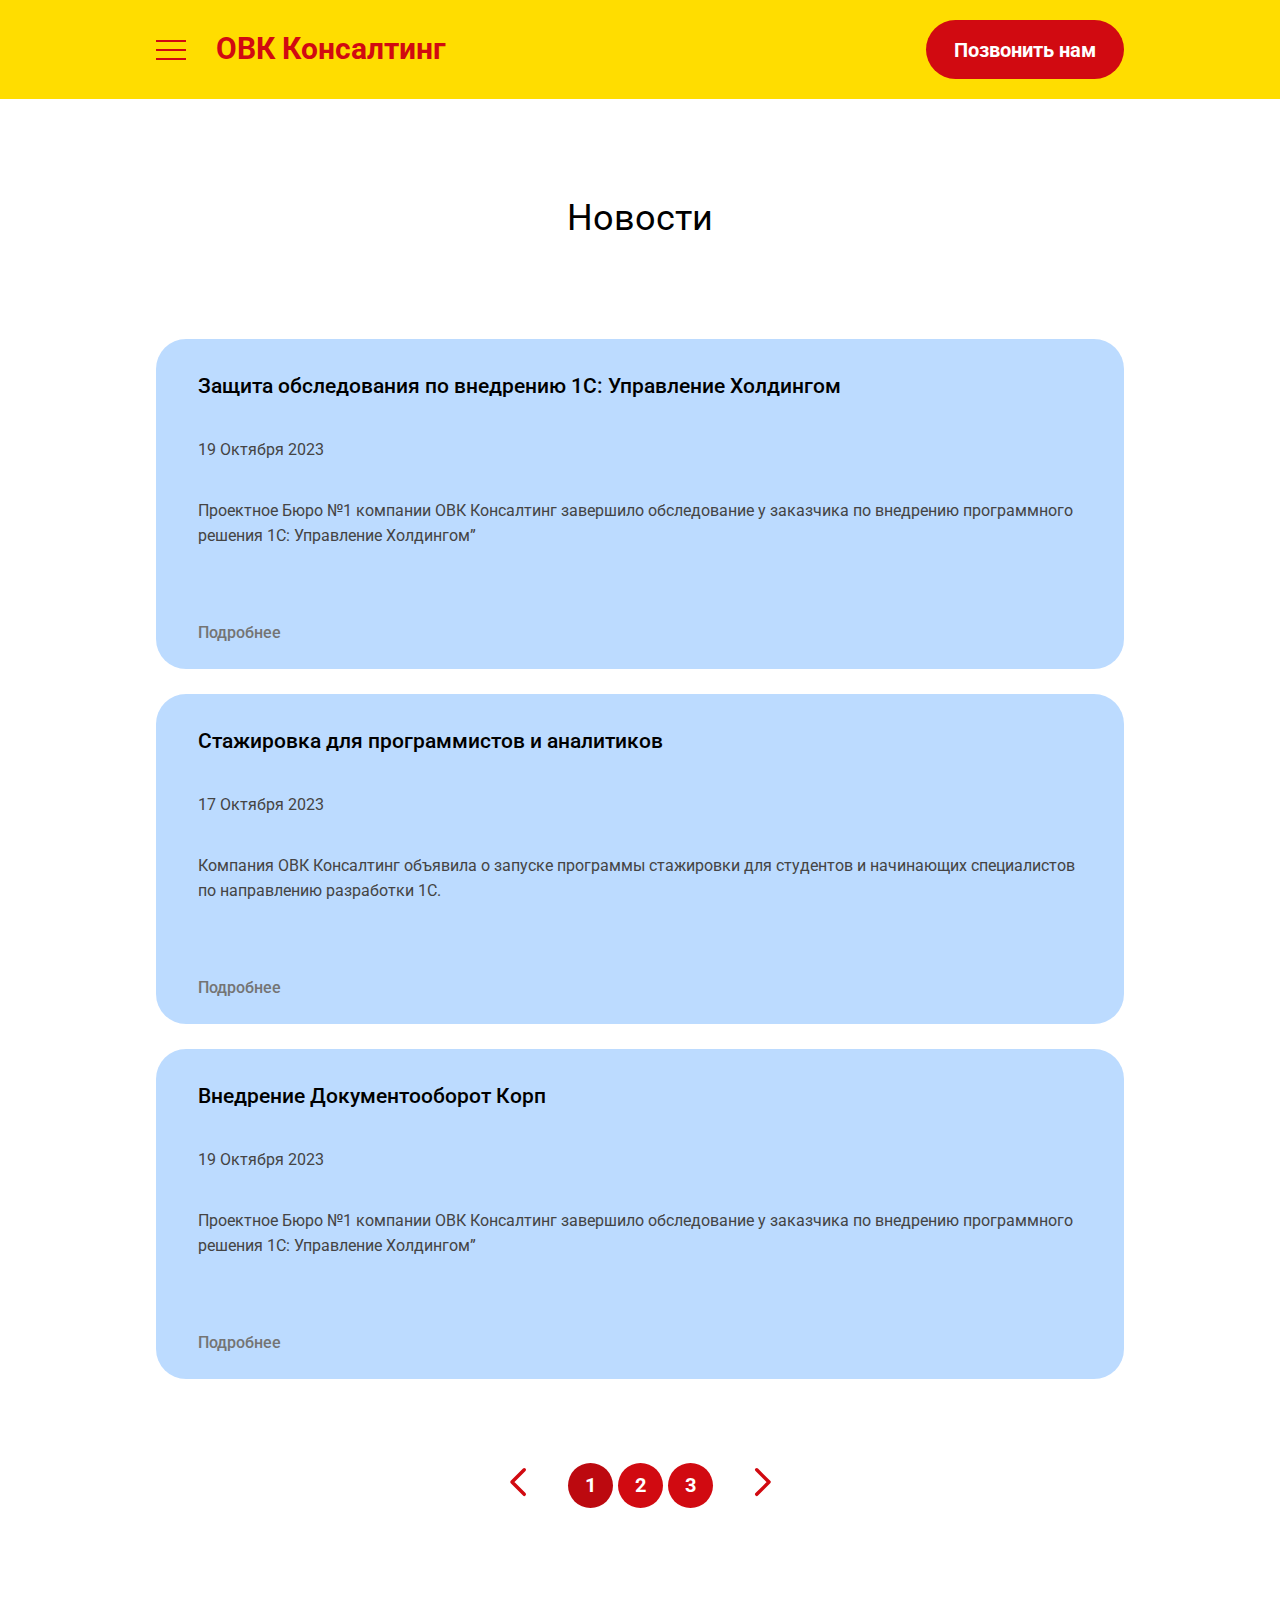
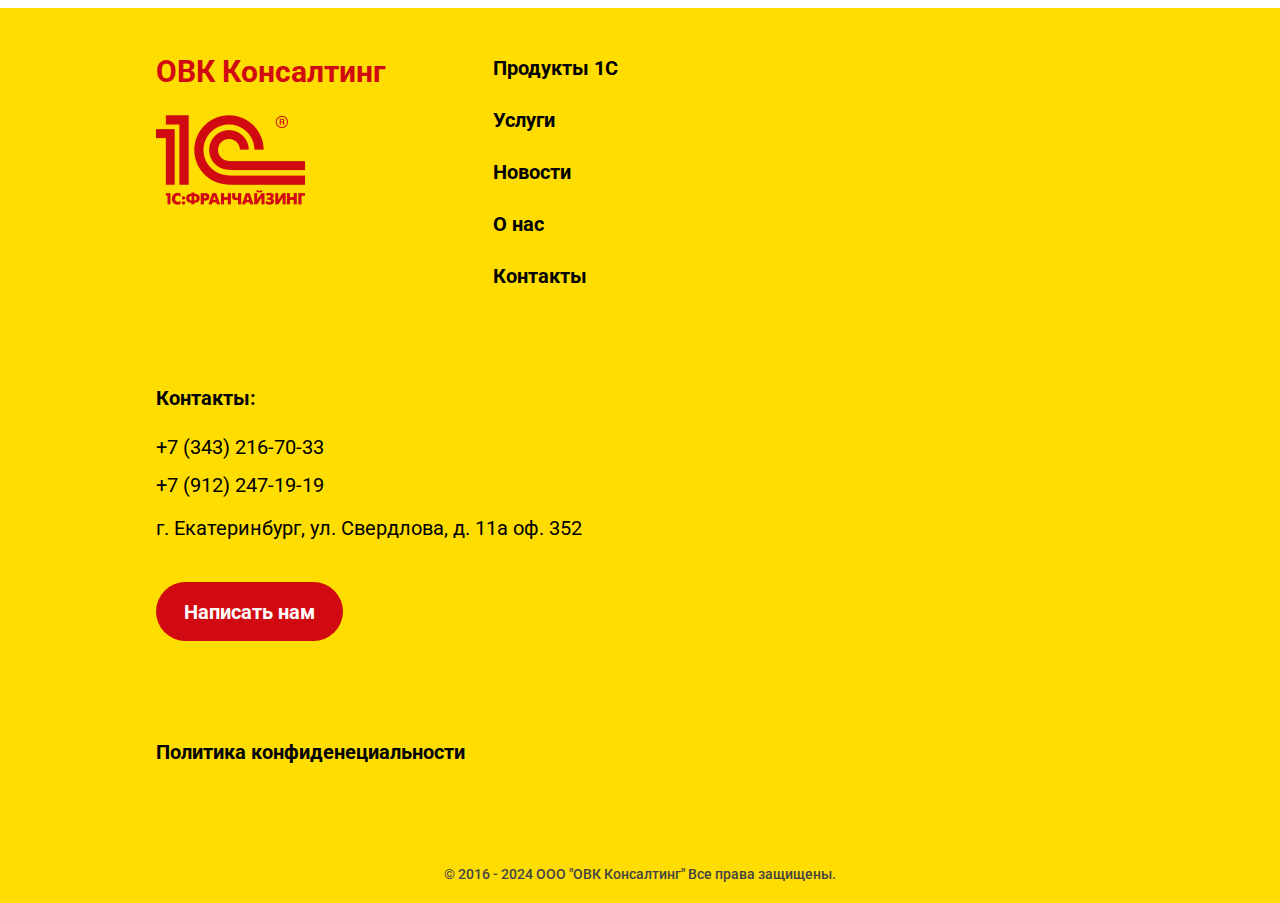
<file: news.html>
<!DOCTYPE html>
<html lang="ru">
<head>
    <meta charset="UTF-8">
    <link rel="stylesheet" href="assets/css/style.css">
    
    <!-- font -->
    
    <link rel="preconnect" href="https://fonts.googleapis.com">
    <link rel="preconnect" href="https://fonts.gstatic.com" crossorigin>
    <link href="https://fonts.googleapis.com/css2?family=Roboto:ital,wght@0,100;0,300;0,400;0,500;0,700;0,900;1,100;1,300;1,400;1,500;1,700;1,900&display=swap" rel="stylesheet">
    
    <!-- Favicon -->
    <link rel="apple-touch-icon" sizes="180x180" href="assets/img/favicon/apple-touch-icon.png">
    <link rel="icon" type="image/png" sizes="32x32" href="assets/img/favicon/favicon-32x32.png">
    <link rel="icon" type="image/png" sizes="16x16" href="assets/img/favicon/favicon-16x16.png">
    <link rel="manifest" href="assets/img/favicon/site.webmanifest">
    <link rel="mask-icon" href="assets/img/favicon/safari-pinned-tab.svg" color="#5bbad5">
    <meta name="msapplication-TileColor" content="#da532c">
    <meta name="theme-color" content="#ffffff">
    
    
    <!-- Useful meta tags -->
    <meta http-equiv="X-UA-Compatible" content="IE=edge">
    <meta name="viewport" content="width=device-width, initial-scale=1.0">
    <meta name="robots" content="index, follow, noodp">
    <meta name="googlebot" content="index, follow">
    <meta name="google" content="notranslate">
    <meta name="format-detection" content="telephone=no">
    <meta name="keywords" content="">
    <meta name="description" content="">
    
    <title>Новости</title></head>
<body class="body">

    <svg style="display: none;">
    
        <symbol id="chevron-left" fill="none" viewBox="0 0 24 24">
            <g>
                <path stroke="" stroke-linecap="round" stroke-linejoin="round" stroke-width="2" d="m15 19-7-7 7-7"/>
            </g>
        </symbol>
    
        <symbol id="chevron-right" fill="none" viewBox="0 0 24 24">
            <g>
                <path stroke="" stroke-linecap="round" stroke-linejoin="round" stroke-width="2" d="m9 5 7 7-7 7"/>
            </g>
        </symbol>
    
        <symbol id="chevron-left-modified" fill="none" viewBox="0 0 44 44">
            <g>
                <path d="M34.8334 22H9.16675" stroke="" stroke-width="3" stroke-linecap="round" stroke-linejoin="round"/>
                <path d="M22.0001 34.8333L9.16675 22L22.0001 9.16666" stroke="" stroke-width="3" stroke-linecap="round" stroke-linejoin="round"/>
            </g>
        </symbol>
    
        <symbol id="modal" fill="none" viewBox="0 0 60 60">
            <g>
                <path d="M45 15L15 45" stroke="" stroke-width="2" stroke-linecap="round" stroke-linejoin="round"/>
                <path d="M15 15L45 45" stroke="" stroke-width="2" stroke-linecap="round" stroke-linejoin="round"/>
            </g>
        </symbol>
    
        <symbol id="phone" viewBox="0 0 477.156 477.156">
            <g>
                <path d="M475.009,380.316l-2.375-7.156c-5.625-16.719-24.062-34.156-41-38.75l-62.688-17.125c-17-4.625-41.25,1.594-53.688,14.031
                l-22.688,22.688c-82.453-22.28-147.109-86.938-169.359-169.375L145.9,161.94c12.438-12.438,18.656-36.656,14.031-53.656
                l-17.094-62.719c-4.625-16.969-22.094-35.406-38.781-40.969L96.9,2.19c-16.719-5.563-40.563,0.063-53,12.5L9.962,48.659
                C3.899,54.69,0.024,71.94,0.024,72.003c-1.187,107.75,41.063,211.562,117.281,287.781c76.031,76.031,179.454,118.219,286.891,117.313c0.562,0,18.312-3.813,24.375-9.845l33.938-33.938C474.946,420.878,480.571,397.035,475.009,380.316z"/>
            </g>
        </symbol>
    </svg>
    <div class="page">
        <header class="header">
            <div class="container  container--header">
                <div class="header__inner">
                    <button class="burger" id="burger">
                        <span class="burger__span">Burger Nav</span>
                    </button>
        
                    <div class="header__logo">
                        <a class="main-logo" href="index.html">ОВК Консалтинг</a>
                    </div>
        
                    <nav class="nav  nav--header">
                        <div class="container-burger">
                            <ul class="nav__list  nav__list--header">
                                <li class="nav__list-li">
                                    <a class="nav__link" href="products.html">Продукты</a>
                                    <ul class="dropdown-menu">
                                        <li class="nav__list-li"><a class="nav__link" href="#">Программные продукты 1С</a></li>
                                        <li class="nav__list-li"><a class="nav__link" href="#">Битрикс</a></li>
                                        <li class="nav__list-li"><a class="nav__link" href="#">Сервис облачной фискации</a></li>
                                    </ul>
                                </li>
                                <li class="nav__list-li">
                                    <a class="nav__link" href="services.html">Услуги</a>
                                </li>
                                <li class="nav__list-li">
                                    <a class="nav__link" href="news.html">Новости</a>
                                </li>
                                <li class="nav__list-li">
                                    <a class="nav__link" href="about.html">О нас</a>
                                </li>
                                <li class="nav__list-li">
                                    <a class="nav__link" href="contacts.html">Контакты</a>
                                </li>
                            </ul>
                        </div>
                    </nav>
        
                    <button class="btn  btn--header  btn--call  btn-modal  scroll-off" data-path="modal-call">Позвонить нам</button>
        
                    <button class="btn  btn--header  btn--call-icon  btn-modal  scroll-off" type="button" data-path="modal-call">
                        <svg class="sprites  sprites--phone">
                            <use xlink:href="#phone"></use>
                        </svg>
                    </button>
                </div>
            </div>
        </header>
        <main class="main">
            
            <div class="news">
                <div class="container">
                    <div class="content  content--main">
                        <div class="content__header">
                            <h1 class="content__title">Новости</h1>
                        </div>
            
                        <div class="content__content">
                            <div class="cards  cards--news">
                                <div class="card">
                                    <div class="card__header">
                                        <h3 class="card__title  card__title--news">
                                            <a class="card__link" href="news-1.html">Защита обследования по внедрению 1С: Управление Холдингом</a>
                                        </h3>
                                    </div>
            
                                    <div class="card__data">
                                        <time class="card__time" datetime="2023-10-19">19 Октября 2023</time>
                                    </div>
            
                                    <div class="card__description">
                                        <p>
                                            Проектное Бюро №1 компании ОВК Консалтинг завершило обследование у заказчика по внедрению программного решения 1С: Управление Холдингом”
                                        </p>
                                    </div>
                                    <a class="card__detail" href="news-1.html">Подробнее</a>
                                </div>
            
                                <div class="card">
                                    <div class="card__header">
                                        <h3 class="card__title  card__title--news">
                                            <a class="card__link" href="news-1.html">Стажировка для программистов и аналитиков</a>
                                        </h3>
                                    </div>
            
                                    <div class="card__data">
                                        <time class="card__time" datetime="2023-10-17">17 Октября 2023</time>
                                    </div>
            
                                    <div class="card__description">
                                        <p>
                                            Компания ОВК Консалтинг объявила о запуске программы стажировки для студентов и начинающих специалистов по направлению разработки 1С.
                                        </p>
                                    </div>
                                    <a class="card__detail" href="news-1.html">Подробнее</a>
                                </div>
            
                                <div class="card">
                                    <div class="card__header">
                                        <h3 class="card__title  card__title--news">
                                            <a class="card__link" href="news-1.html">Внедрение Документооборот Корп</a>
                                        </h3>
                                    </div>
            
                                    <div class="card__data">
                                        <time class="card__time" datetime="2023-10-19">19 Октября 2023</time>
                                    </div>
            
                                    <div class="card__description">
                                        <p>
                                            Проектное Бюро №1 компании ОВК Консалтинг завершило обследование у заказчика по внедрению программного решения 1С: Управление Холдингом”
                                        </p>
                                    </div>
                                    <a class="card__detail" href="news-1.html">Подробнее</a>
                                </div>
                            </div> <!-- /.cards -->
            
                            <div class="pagination">
                                <div class="nav-links">
                                    <span class="page-numbers current" href="#">1</span>
                                    <a class="page-numbers" href="#">2</a>
                                    <a class="page-numbers" href="#">3</a>
            
                                    <a class="prev" href="#">
                                        <svg class="sprites  sprites--chevron">
                                            <use xlink:href="#chevron-left"></use>
                                        </svg>
                                    </a>
                                    <a class="next" href="#">
                                        <svg class="sprites  sprites--chevron">
                                            <use xlink:href="#chevron-right"></use>
                                        </svg>
                                    </a>
                                </div>
                            </div>
                        </div> <!-- /.content__content -->
                    </div> <!-- /.content -->
                </div> <!-- /.container -->
            </div> <!-- /.news -->
        </main>
        
        <div class="footer">
            <div class="container">
                <div class="footer__inner">
                    <div class="footer__col-1">
                        <a class="main-logo" href="index.html">ОВК Консалтинг</a>
                        <img class="logo-franchaizing-footer" src="assets/img/footer/logo-franchaizing.png" width="149" height="106" alt="">
                    </div>
        
                    <div class="footer__col-2">
                        <nav class="nav  nav--footer">
                            <ul class="nav__list  nav__list--footer">
                                <li class="nav__list-li">
                                    <a class="nav__link" href="products.html">Продукты 1С</a>
                                </li>
                                <li class="nav__list-li">
                                    <a class="nav__link" href="services.html">Услуги</a>
                                </li>
                                <li class="nav__list-li">
                                    <a class="nav__link" href="news.html">Новости</a>
                                </li>
                                <li class="nav__list-li">
                                    <a class="nav__link" href="about.html">О нас</a>
                                </li>
                                <li class="nav__list-li">
                                    <a class="nav__link" href="contacts.html">Контакты</a>
                                </li>
                            </ul>
                        </nav>
                    </div>
        
                    <div class="footer__col-3">
                        <div class="nav  nav--footer">
                            <ul class="nav__list  nav__list--footer">
                                <li class="nav__list-li">
                                    <a class="nav__link" href="privacy-policy.html">Политика конфиденециальности</a>
                                </li>
                            </ul>
                        </div>
                    </div>
        
                    <div class="footer__col-4">
                        <div class="footer__contacts">
                            <div class="footer__contacts-header">
                                <h3 class="footer__contacts-title">Контакты:</h3>
                            </div>
                            
                            <div class="footer__contacts-content">
                                <ul class="footer__contacts-phones">
                                    <li class="footer__contacts-phones-li">
                                        <a class="footer__contacts-link  nav__link" href="tel:+73432167033">+7 (343) 216-70-33</a>
                                    </li>
        
                                    <li class="footer__contacts-phones-li">
                                        <a class="footer__contacts-link  nav__link" href="tel:+79122471919">+7 (912) 247-19-19</a>
                                    </li>
                                </ul>
                                <ul class="footer__contacts-address">
                                    <li class="footer__contacts-phones-li">
                                        <a class="footer__contacts-link  nav__link" href="https://yandex.ru/maps/-/CDFlaX3W" target="_blank">г. Екатеринбург, ул. Свердлова, д. 11а оф. 352</a>
                                    </li>
                                </ul>
        
                                <button class="btn  btn--write  btn-modal  scroll-off" data-path="modal-write">Написать нам</button>
                            </div>
                        </div>
                    </div>
                </div><!-- /.footer__inner -->
        
                <div class="copyright">
                    © 2016 - 2024 ООО "ОВК Консалтинг"
        Все права защищены.
                </div>
            </div><!-- /.container -->
        </div><!-- /.footer -->    </div>

    <div class="modals">
		<div class="modal__overlay">
			<div class="modal modal--1" data-target="modal-call">
				<div class="modal__inner">
                    <div class="modal__header">
                        <h3 class="modal__title">Подберем решения под ваши бизнес-задачи</h3>
                    </div>
                    
                    <div class="modal__content">
                        <div class="modal__contacts">
                            <ul class="modal__list">
                                <li class="modal__list-li">
                                    <a class="modal__contacts-link" href="tel:+73432167033">+7 (343) 216-70-33</a>
                                </li>
    
                                <li class="modal__list-li">
                                    <a class="modal__contacts-link" href="tel:+79122471919">+7 (912) 247-19-19</a>
                                </li>
                            </ul>
                        </div>

                        <button class="btn  btn--write  btn-modal" data-path="modal-write">Написать нам</button>
                    </div>
                </div>
                
                <button class="modal__close">
                    <svg class="sprites  sprites--modal">
                        <use xlink:href="#modal"></use>
                    </svg>
                </button>
			</div>

            <div class="modal modal--2" data-target="modal-write">
				<div class="modal__inner">
                    <div class="modal__header">
                        <h3 class="modal__title">Написать нам</h3>
                    </div>
                    
                    <div class="modal__content">
                        <form action="/" method="post" class="modal__form">
                            <div class="modal__form-blocks">
                                <div class="modal__form-block">
                                    <input class="modal__form-input" type="text" placeholder="Ваше имя" required>
                                </div>

                                <div class="modal__form-block">
                                    <input class="modal__form-input" type="email" placeholder="Ваш email" required>
                                </div>

                                <div class="modal__form-block">
                                    <textarea class="modal__form-area" placeholder="Ваш вопрос" required></textarea>
                                </div>
                            </div>
                            

                            <button class="btn" data-path="modal-write" type="submit">Написать нам</button>
                        </form>
                    </div>
                </div>
                
                <button class="modal__close">
                    <svg class="sprites  sprites--modal">
                        <use xlink:href="#modal"></use>
                    </svg>
                </button>
			</div>
		</div>
	</div>

    <!-- Scripts -->
    <script src="assets/js/app.min.js"></script>
</body>
</html>
</file>
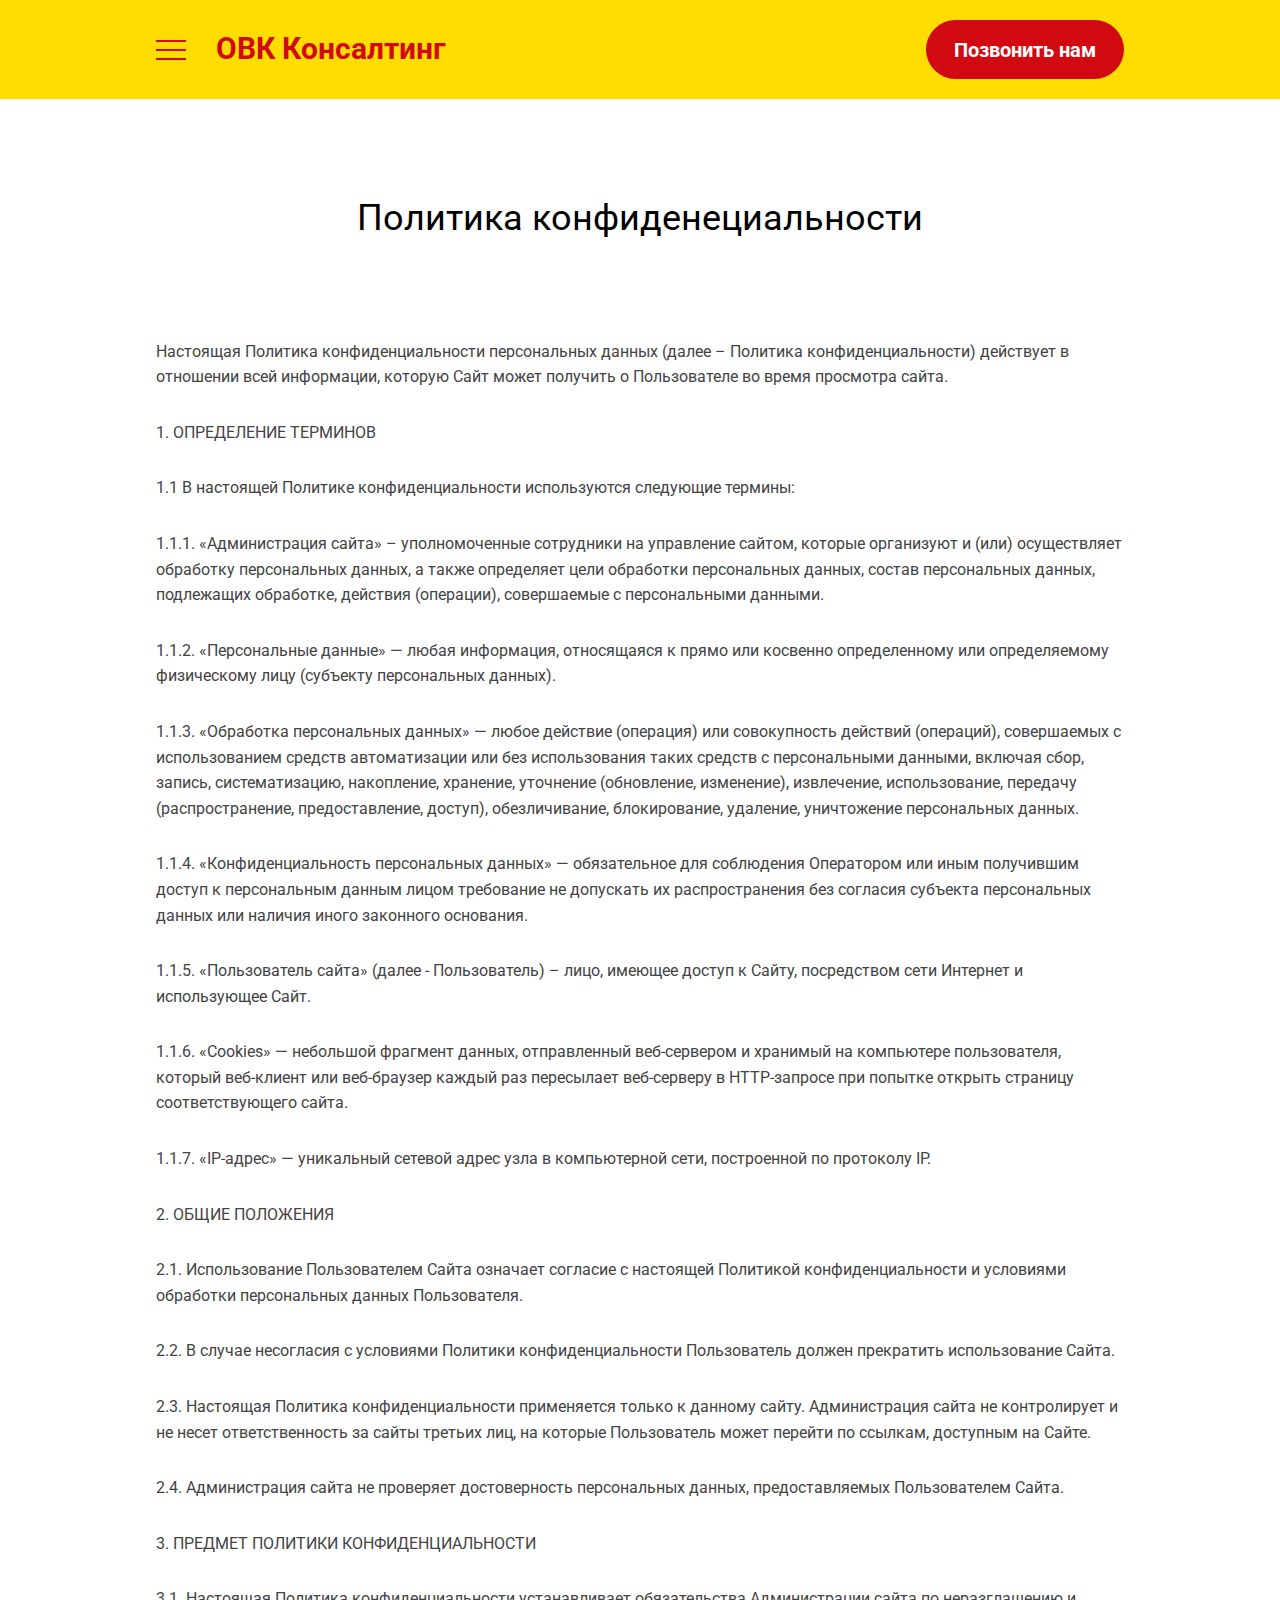
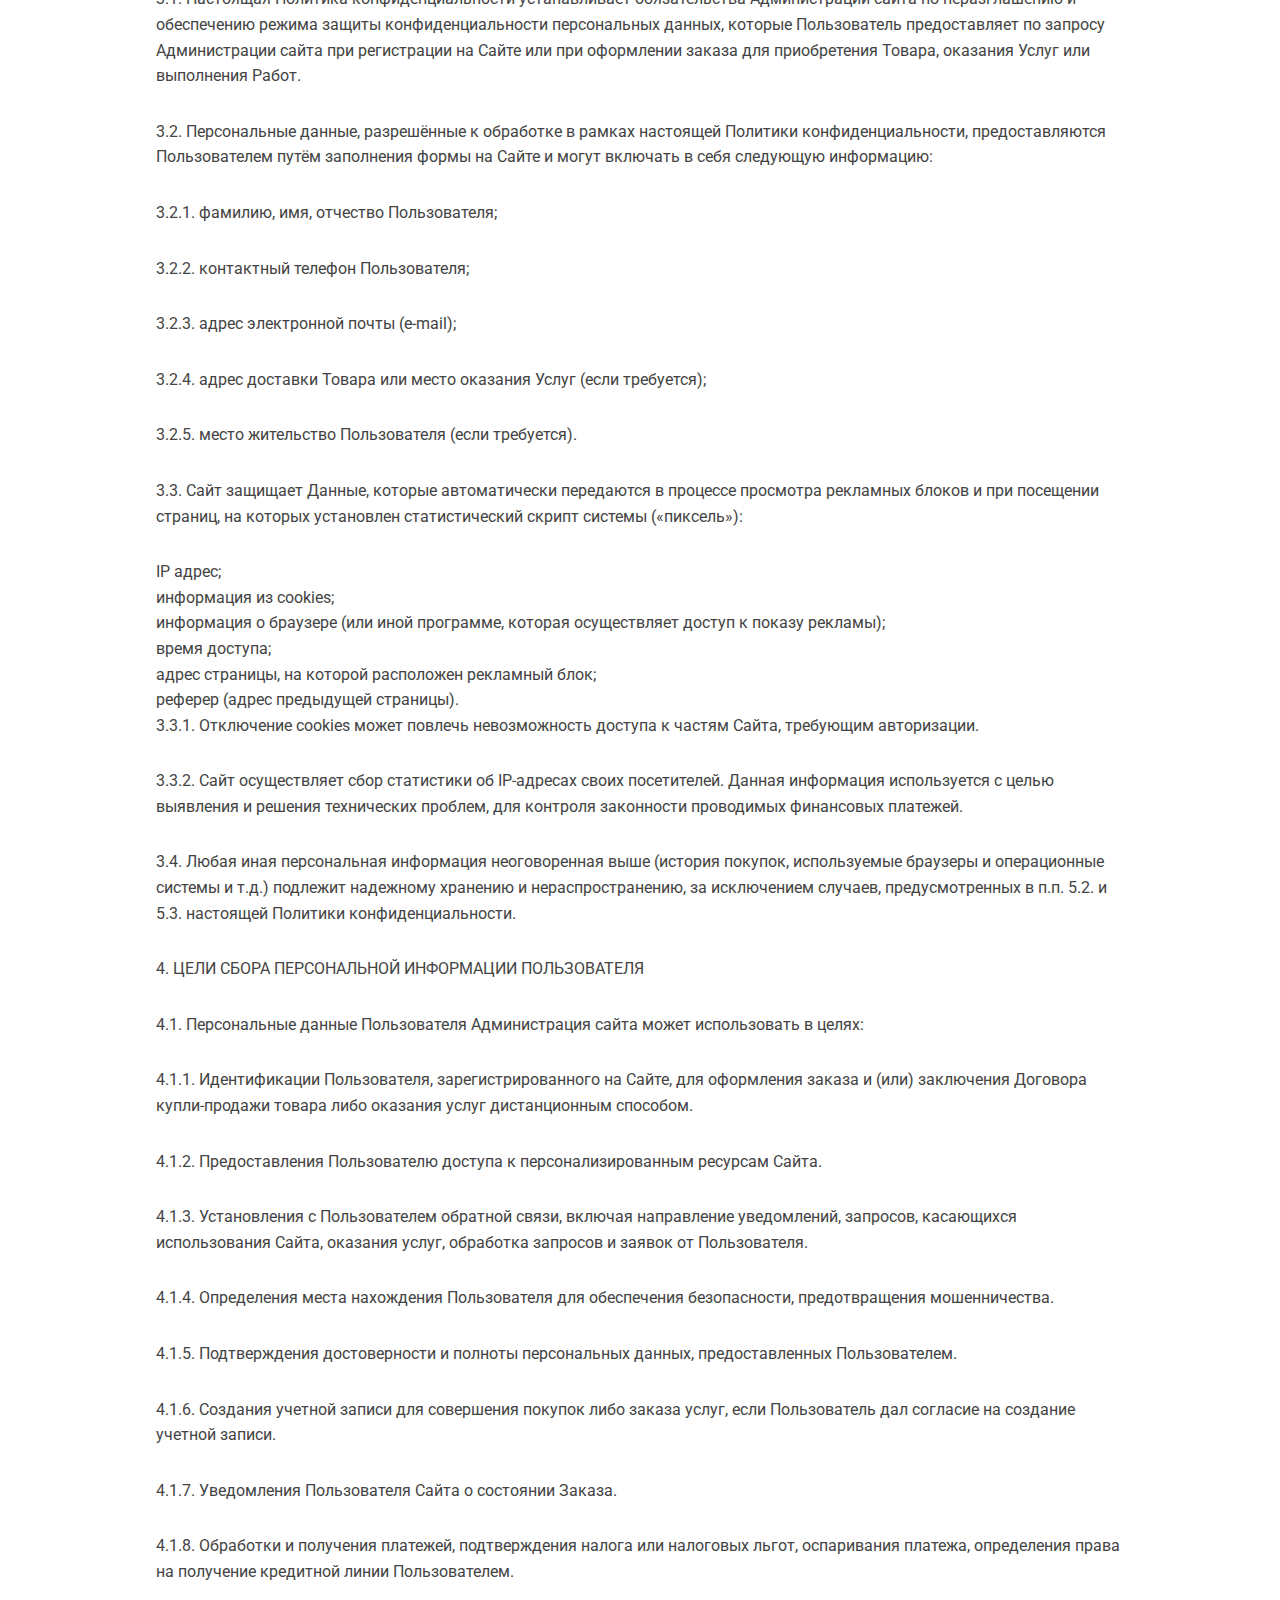
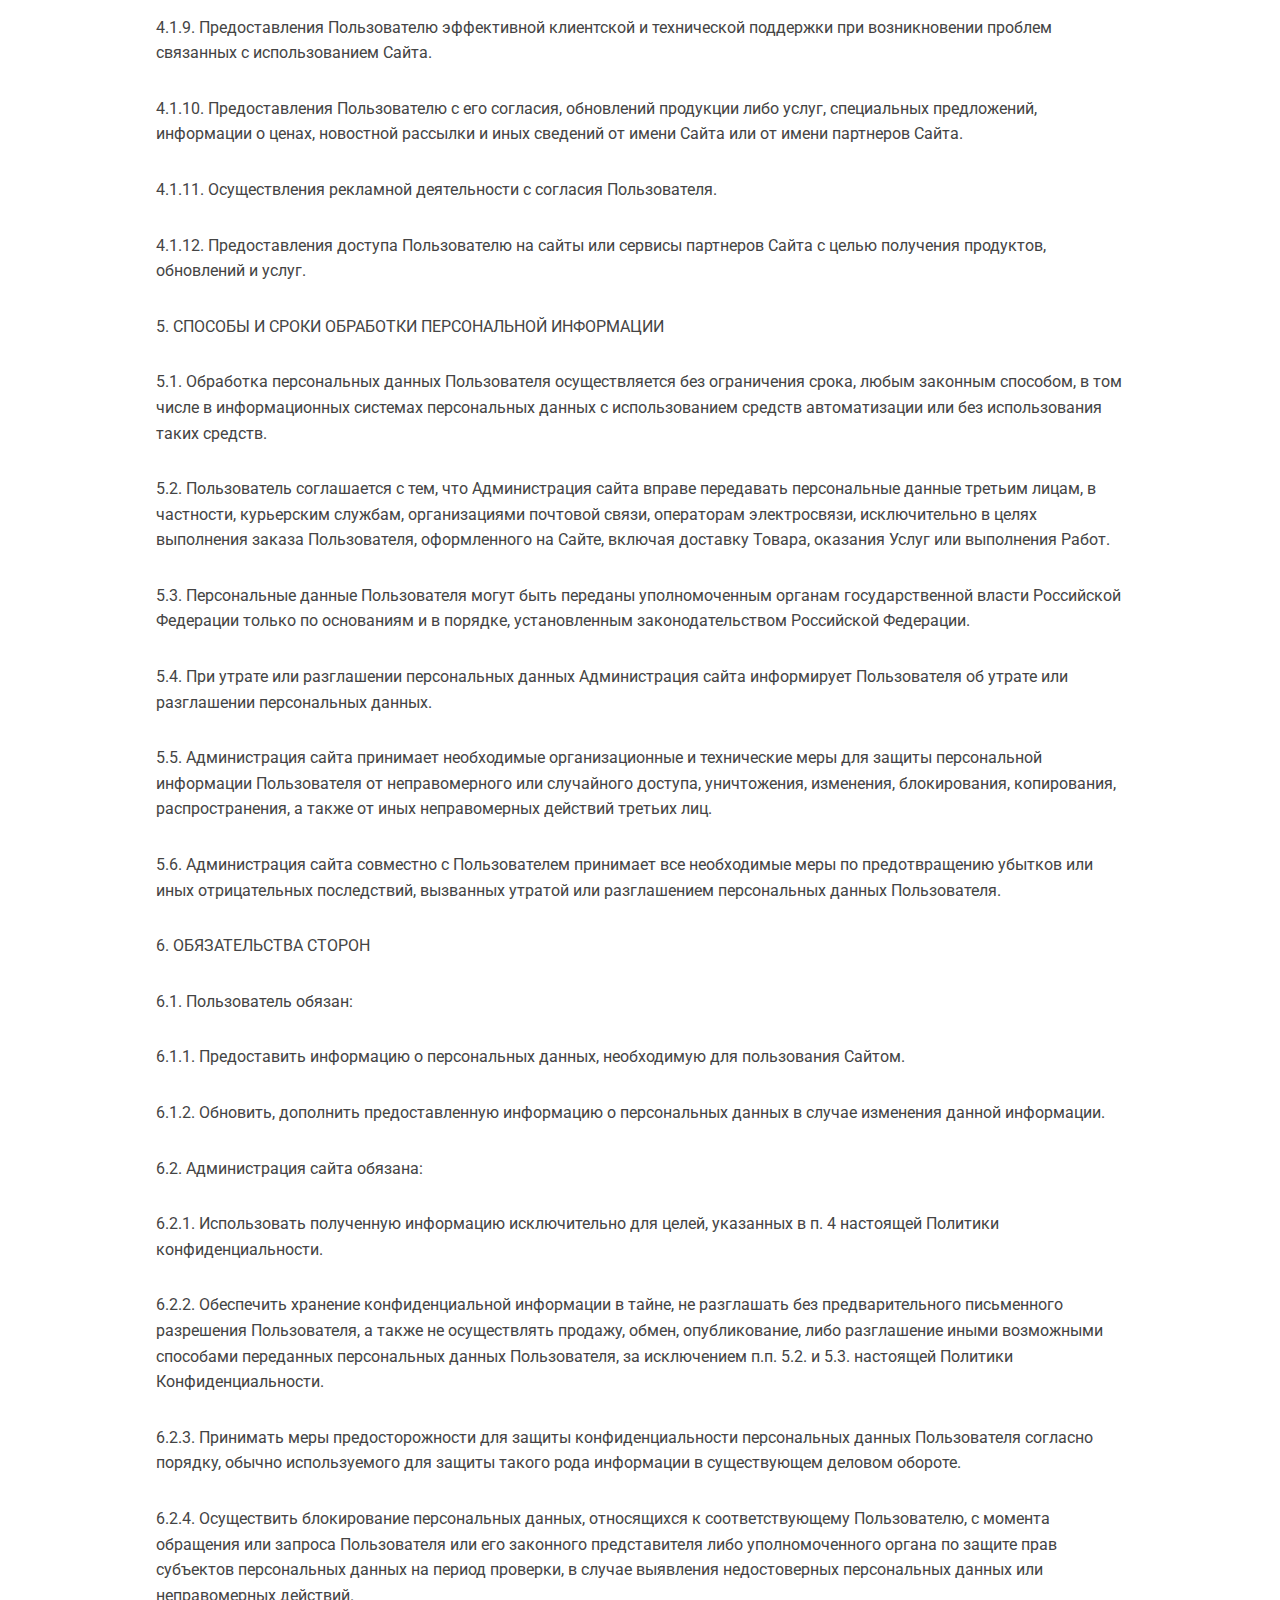
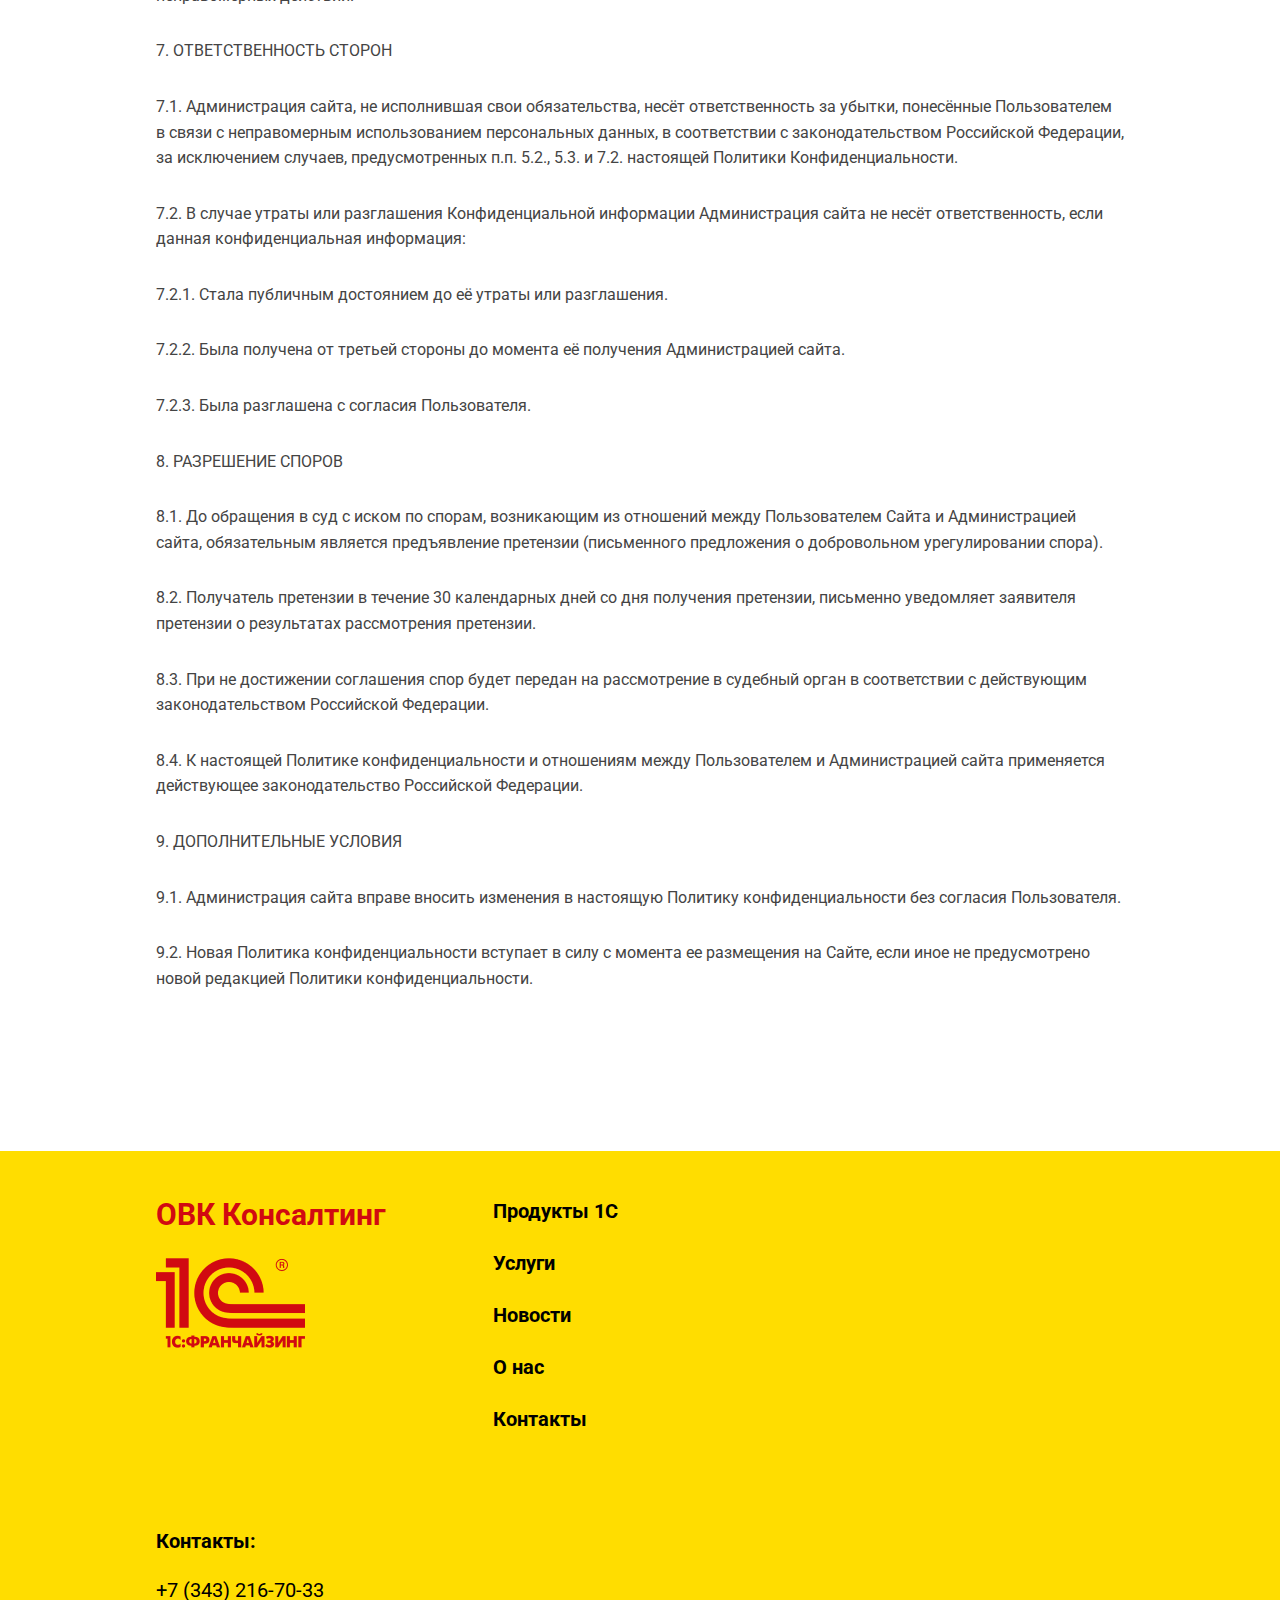
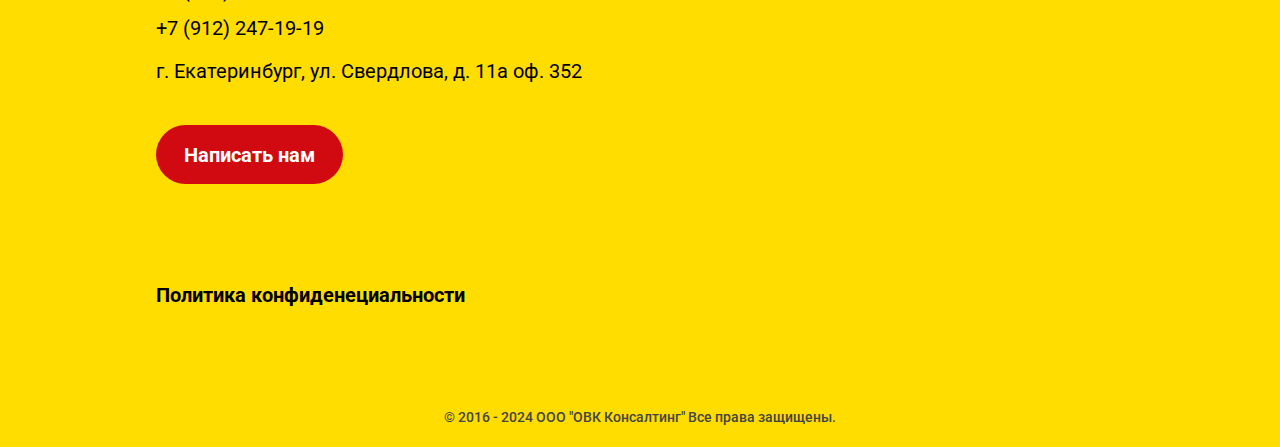
<file: privacy-policy.html>
<!DOCTYPE html>
<html lang="ru">
<head>
    <meta charset="UTF-8">
    <link rel="stylesheet" href="assets/css/style.css">
    
    <!-- font -->
    
    <link rel="preconnect" href="https://fonts.googleapis.com">
    <link rel="preconnect" href="https://fonts.gstatic.com" crossorigin>
    <link href="https://fonts.googleapis.com/css2?family=Roboto:ital,wght@0,100;0,300;0,400;0,500;0,700;0,900;1,100;1,300;1,400;1,500;1,700;1,900&display=swap" rel="stylesheet">
    
    <!-- Favicon -->
    <link rel="apple-touch-icon" sizes="180x180" href="assets/img/favicon/apple-touch-icon.png">
    <link rel="icon" type="image/png" sizes="32x32" href="assets/img/favicon/favicon-32x32.png">
    <link rel="icon" type="image/png" sizes="16x16" href="assets/img/favicon/favicon-16x16.png">
    <link rel="manifest" href="assets/img/favicon/site.webmanifest">
    <link rel="mask-icon" href="assets/img/favicon/safari-pinned-tab.svg" color="#5bbad5">
    <meta name="msapplication-TileColor" content="#da532c">
    <meta name="theme-color" content="#ffffff">
    
    
    <!-- Useful meta tags -->
    <meta http-equiv="X-UA-Compatible" content="IE=edge">
    <meta name="viewport" content="width=device-width, initial-scale=1.0">
    <meta name="robots" content="index, follow, noodp">
    <meta name="googlebot" content="index, follow">
    <meta name="google" content="notranslate">
    <meta name="format-detection" content="telephone=no">
    <meta name="keywords" content="">
    <meta name="description" content="">
    
    <title>Политика конфиденециальности</title></head>
<body class="body">

    <svg style="display: none;">
    
        <symbol id="chevron-left" fill="none" viewBox="0 0 24 24">
            <g>
                <path stroke="" stroke-linecap="round" stroke-linejoin="round" stroke-width="2" d="m15 19-7-7 7-7"/>
            </g>
        </symbol>
    
        <symbol id="chevron-right" fill="none" viewBox="0 0 24 24">
            <g>
                <path stroke="" stroke-linecap="round" stroke-linejoin="round" stroke-width="2" d="m9 5 7 7-7 7"/>
            </g>
        </symbol>
    
        <symbol id="chevron-left-modified" fill="none" viewBox="0 0 44 44">
            <g>
                <path d="M34.8334 22H9.16675" stroke="" stroke-width="3" stroke-linecap="round" stroke-linejoin="round"/>
                <path d="M22.0001 34.8333L9.16675 22L22.0001 9.16666" stroke="" stroke-width="3" stroke-linecap="round" stroke-linejoin="round"/>
            </g>
        </symbol>
    
        <symbol id="modal" fill="none" viewBox="0 0 60 60">
            <g>
                <path d="M45 15L15 45" stroke="" stroke-width="2" stroke-linecap="round" stroke-linejoin="round"/>
                <path d="M15 15L45 45" stroke="" stroke-width="2" stroke-linecap="round" stroke-linejoin="round"/>
            </g>
        </symbol>
    
        <symbol id="phone" viewBox="0 0 477.156 477.156">
            <g>
                <path d="M475.009,380.316l-2.375-7.156c-5.625-16.719-24.062-34.156-41-38.75l-62.688-17.125c-17-4.625-41.25,1.594-53.688,14.031
                l-22.688,22.688c-82.453-22.28-147.109-86.938-169.359-169.375L145.9,161.94c12.438-12.438,18.656-36.656,14.031-53.656
                l-17.094-62.719c-4.625-16.969-22.094-35.406-38.781-40.969L96.9,2.19c-16.719-5.563-40.563,0.063-53,12.5L9.962,48.659
                C3.899,54.69,0.024,71.94,0.024,72.003c-1.187,107.75,41.063,211.562,117.281,287.781c76.031,76.031,179.454,118.219,286.891,117.313c0.562,0,18.312-3.813,24.375-9.845l33.938-33.938C474.946,420.878,480.571,397.035,475.009,380.316z"/>
            </g>
        </symbol>
    </svg>
    <div class="page">
        <header class="header">
            <div class="container  container--header">
                <div class="header__inner">
                    <button class="burger" id="burger">
                        <span class="burger__span">Burger Nav</span>
                    </button>
        
                    <div class="header__logo">
                        <a class="main-logo" href="index.html">ОВК Консалтинг</a>
                    </div>
        
                    <nav class="nav  nav--header">
                        <div class="container-burger">
                            <ul class="nav__list  nav__list--header">
                                <li class="nav__list-li">
                                    <a class="nav__link" href="products.html">Продукты</a>
                                    <ul class="dropdown-menu">
                                        <li class="nav__list-li"><a class="nav__link" href="#">Программные продукты 1С</a></li>
                                        <li class="nav__list-li"><a class="nav__link" href="#">Битрикс</a></li>
                                        <li class="nav__list-li"><a class="nav__link" href="#">Сервис облачной фискации</a></li>
                                    </ul>
                                </li>
                                <li class="nav__list-li">
                                    <a class="nav__link" href="services.html">Услуги</a>
                                </li>
                                <li class="nav__list-li">
                                    <a class="nav__link" href="news.html">Новости</a>
                                </li>
                                <li class="nav__list-li">
                                    <a class="nav__link" href="about.html">О нас</a>
                                </li>
                                <li class="nav__list-li">
                                    <a class="nav__link" href="contacts.html">Контакты</a>
                                </li>
                            </ul>
                        </div>
                    </nav>
        
                    <button class="btn  btn--header  btn--call  btn-modal  scroll-off" data-path="modal-call">Позвонить нам</button>
        
                    <button class="btn  btn--header  btn--call-icon  btn-modal  scroll-off" type="button" data-path="modal-call">
                        <svg class="sprites  sprites--phone">
                            <use xlink:href="#phone"></use>
                        </svg>
                    </button>
                </div>
            </div>
        </header>
        <main class="main">
                
                
            <div class="container">
                <div class="content  content--main">
                    <div class="content__header">
                        <h1 class="content__title">Политика конфиденециальности</h1>
                    </div>
            
                    <div class="content__content">
                        <div class="content__description">
                            <p>Настоящая Политика конфиденциальности персональных данных (далее – Политика конфиденциальности) действует в отношении всей информации, которую Сайт может получить о Пользователе во время просмотра сайта.</p>
            
                        <p>1. ОПРЕДЕЛЕНИЕ ТЕРМИНОВ</p>
            
                        <p>1.1 В настоящей Политике конфиденциальности используются следующие термины:</p>
            
                        <p>1.1.1. «Администрация сайта» – уполномоченные сотрудники на управление сайтом, которые организуют и (или) осуществляет обработку персональных данных, а также определяет цели обработки персональных данных, состав персональных данных, подлежащих обработке, действия (операции), совершаемые с персональными данными.</p>
            
                        <p>1.1.2. «Персональные данные» — любая информация, относящаяся к прямо или косвенно определенному или определяемому физическому лицу (субъекту персональных данных).</p>
            
                        <p>1.1.3. «Обработка персональных данных» — любое действие (операция) или совокупность действий (операций), совершаемых с использованием средств автоматизации или без использования таких средств с персональными данными, включая сбор, запись, систематизацию, накопление, хранение, уточнение (обновление, изменение), извлечение, использование, передачу (распространение, предоставление, доступ), обезличивание, блокирование, удаление, уничтожение персональных данных.</p>
            
                        <p>1.1.4. «Конфиденциальность персональных данных» — обязательное для соблюдения Оператором или иным получившим доступ к персональным данным лицом требование не допускать их распространения без согласия субъекта персональных данных или наличия иного законного основания.</p>
            
                        <p>1.1.5. «Пользователь сайта» (далее - Пользователь) – лицо, имеющее доступ к Сайту, посредством сети Интернет и использующее Сайт.</p>
            
                        <p>1.1.6. «Cookies» — небольшой фрагмент данных, отправленный веб-сервером и хранимый на компьютере пользователя, который веб-клиент или веб-браузер каждый раз пересылает веб-серверу в HTTP-запросе при попытке открыть страницу соответствующего сайта.</p>
            
                        <p>1.1.7. «IP-адрес» — уникальный сетевой адрес узла в компьютерной сети, построенной по протоколу IP.</p>
            
                        <p>2. ОБЩИЕ ПОЛОЖЕНИЯ</p>
            
                        <p>2.1. Использование Пользователем Сайта означает согласие с настоящей Политикой конфиденциальности и условиями обработки персональных данных Пользователя.</p>
            
                        <p>2.2. В случае несогласия с условиями Политики конфиденциальности Пользователь должен прекратить использование Сайта.</p>
            
                        <p>2.3. Настоящая Политика конфиденциальности применяется только к данному сайту. Администрация сайта не контролирует и не несет ответственность за сайты третьих лиц, на которые Пользователь может перейти по ссылкам, доступным на Сайте.</p>
            
                        <p>2.4. Администрация сайта не проверяет достоверность персональных данных, предоставляемых Пользователем Сайта.</p>
            
                        <p>3. ПРЕДМЕТ ПОЛИТИКИ КОНФИДЕНЦИАЛЬНОСТИ</p>
            
                        <p>3.1. Настоящая Политика конфиденциальности устанавливает обязательства Администрации сайта по неразглашению и обеспечению режима защиты конфиденциальности персональных данных, которые Пользователь предоставляет по запросу Администрации сайта при регистрации на Сайте или при оформлении заказа для приобретения Товара, оказания Услуг или выполнения Работ.</p>
            
                        <p>3.2. Персональные данные, разрешённые к обработке в рамках настоящей Политики конфиденциальности, предоставляются Пользователем путём заполнения формы на Сайте и могут включать в себя следующую информацию:</p>
            
                        <p>3.2.1. фамилию, имя, отчество Пользователя;</p>
            
                        <p>3.2.2. контактный телефон Пользователя;</p>
            
                        <p>3.2.3. адрес электронной почты (e-mail);</p>
            
                        <p>3.2.4. адрес доставки Товара или место оказания Услуг (если требуется);</p>
            
                        <p>3.2.5. место жительство Пользователя (если требуется).</p>
            
                        <p>3.3. Сайт защищает Данные, которые автоматически передаются в процессе просмотра рекламных блоков и при посещении страниц, на которых установлен статистический скрипт системы («пиксель»):</p>
            
                        <p>IP адрес;<br>
                        информация из cookies;<br>
                        информация о браузере (или иной программе, которая осуществляет доступ к показу рекламы);<br>
                        время доступа;<br>
                        адрес страницы, на которой расположен рекламный блок;<br>
                        реферер (адрес предыдущей страницы).<br>
                        3.3.1. Отключение cookies может повлечь невозможность доступа к частям Сайта, требующим авторизации.</p>
            
                        <p>3.3.2. Сайт осуществляет сбор статистики об IP-адресах своих посетителей. Данная информация используется с целью выявления и решения технических проблем, для контроля законности проводимых финансовых платежей.</p>
            
                        <p>3.4. Любая иная персональная информация неоговоренная выше (история покупок, используемые браузеры и операционные системы и т.д.) подлежит надежному хранению и нераспространению, за исключением случаев, предусмотренных в п.п. 5.2. и 5.3. настоящей Политики конфиденциальности.</p>
            
                        <p>4. ЦЕЛИ СБОРА ПЕРСОНАЛЬНОЙ ИНФОРМАЦИИ ПОЛЬЗОВАТЕЛЯ</p>
            
                        <p>4.1. Персональные данные Пользователя Администрация сайта может использовать в целях:</p>
            
                        <p>4.1.1. Идентификации Пользователя, зарегистрированного на Сайте, для оформления заказа и (или) заключения Договора купли-продажи товара либо оказания услуг дистанционным способом.</p>
            
                        <p>4.1.2. Предоставления Пользователю доступа к персонализированным ресурсам Сайта.</p>
            
                        <p>4.1.3. Установления с Пользователем обратной связи, включая направление уведомлений, запросов, касающихся использования Сайта, оказания услуг, обработка запросов и заявок от Пользователя.</p>
            
                        <p>4.1.4. Определения места нахождения Пользователя для обеспечения безопасности, предотвращения мошенничества.</p>
            
                        <p>4.1.5. Подтверждения достоверности и полноты персональных данных, предоставленных Пользователем.</p>
            
                        <p>4.1.6. Создания учетной записи для совершения покупок либо заказа услуг, если Пользователь дал согласие на создание учетной записи.</p>
            
                        <p>4.1.7. Уведомления Пользователя Сайта о состоянии Заказа.</p>
            
                        <p>4.1.8. Обработки и получения платежей, подтверждения налога или налоговых льгот, оспаривания платежа, определения права на получение кредитной линии Пользователем.</p>
            
                        <p>4.1.9. Предоставления Пользователю эффективной клиентской и технической поддержки при возникновении проблем связанных с использованием Сайта.</p>
            
                        <p>4.1.10. Предоставления Пользователю с его согласия, обновлений продукции либо услуг, специальных предложений, информации о ценах, новостной рассылки и иных сведений от имени Сайта или от имени партнеров Сайта.</p>
            
                        <p>4.1.11. Осуществления рекламной деятельности с согласия Пользователя.</p>
            
                        <p>4.1.12. Предоставления доступа Пользователю на сайты или сервисы партнеров Сайта с целью получения продуктов, обновлений и услуг.</p>
            
                        <p>5. СПОСОБЫ И СРОКИ ОБРАБОТКИ ПЕРСОНАЛЬНОЙ ИНФОРМАЦИИ</p>
            
                        <p>5.1. Обработка персональных данных Пользователя осуществляется без ограничения срока, любым законным способом, в том числе в информационных системах персональных данных с использованием средств автоматизации или без использования таких средств.</p>
            
                        <p>5.2. Пользователь соглашается с тем, что Администрация сайта вправе передавать персональные данные третьим лицам, в частности, курьерским службам, организациями почтовой связи, операторам электросвязи, исключительно в целях выполнения заказа Пользователя, оформленного на Сайте, включая доставку Товара, оказания Услуг или выполнения Работ.</p>
            
                        <p>5.3. Персональные данные Пользователя могут быть переданы уполномоченным органам государственной власти Российской Федерации только по основаниям и в порядке, установленным законодательством Российской Федерации.</p>
            
                        <p>5.4. При утрате или разглашении персональных данных Администрация сайта информирует Пользователя об утрате или разглашении персональных данных.</p>
            
                        <p>5.5. Администрация сайта принимает необходимые организационные и технические меры для защиты персональной информации Пользователя от неправомерного или случайного доступа, уничтожения, изменения, блокирования, копирования, распространения, а также от иных неправомерных действий третьих лиц.</p>
            
                        <p>5.6. Администрация сайта совместно с Пользователем принимает все необходимые меры по предотвращению убытков или иных отрицательных последствий, вызванных утратой или разглашением персональных данных Пользователя.</p>
            
                        <p>6. ОБЯЗАТЕЛЬСТВА СТОРОН</p>
            
                        <p>6.1. Пользователь обязан:</p>
            
                        <p>6.1.1. Предоставить информацию о персональных данных, необходимую для пользования Сайтом.</p>
            
                        <p>6.1.2. Обновить, дополнить предоставленную информацию о персональных данных в случае изменения данной информации.</p>
            
                        <p>6.2. Администрация сайта обязана:</p>
            
                        <p>6.2.1. Использовать полученную информацию исключительно для целей, указанных в п. 4 настоящей Политики конфиденциальности.</p>
            
                        <p>6.2.2. Обеспечить хранение конфиденциальной информации в тайне, не разглашать без предварительного письменного разрешения Пользователя, а также не осуществлять продажу, обмен, опубликование, либо разглашение иными возможными способами переданных персональных данных Пользователя, за исключением п.п. 5.2. и 5.3. настоящей Политики Конфиденциальности.</p>
            
                        <p>6.2.3. Принимать меры предосторожности для защиты конфиденциальности персональных данных Пользователя согласно порядку, обычно используемого для защиты такого рода информации в существующем деловом обороте.</p>
            
                        <p>6.2.4. Осуществить блокирование персональных данных, относящихся к соответствующему Пользователю, с момента обращения или запроса Пользователя или его законного представителя либо уполномоченного органа по защите прав субъектов персональных данных на период проверки, в случае выявления недостоверных персональных данных или неправомерных действий.</p>
            
                        <p>7. ОТВЕТСТВЕННОСТЬ СТОРОН</p>
            
                        <p>7.1. Администрация сайта, не исполнившая свои обязательства, несёт ответственность за убытки, понесённые Пользователем в связи с неправомерным использованием персональных данных, в соответствии с законодательством Российской Федерации, за исключением случаев, предусмотренных п.п. 5.2., 5.3. и 7.2. настоящей Политики Конфиденциальности.</p>
            
                        <p>7.2. В случае утраты или разглашения Конфиденциальной информации Администрация сайта не несёт ответственность, если данная конфиденциальная информация:</p>
            
                        <p>7.2.1. Стала публичным достоянием до её утраты или разглашения.</p>
            
                        <p>7.2.2. Была получена от третьей стороны до момента её получения Администрацией сайта.</p>
            
                        <p>7.2.3. Была разглашена с согласия Пользователя.</p>
            
                        <p>8. РАЗРЕШЕНИЕ СПОРОВ</p>
            
                        <p>8.1. До обращения в суд с иском по спорам, возникающим из отношений между Пользователем Сайта и Администрацией сайта, обязательным является предъявление претензии (письменного предложения о добровольном урегулировании спора).</p>
            
                        <p>8.2. Получатель претензии в течение 30 календарных дней со дня получения претензии, письменно уведомляет заявителя претензии о результатах рассмотрения претензии.</p>
            
                        <p>8.3. При не достижении соглашения спор будет передан на рассмотрение в судебный орган в соответствии с действующим законодательством Российской Федерации.</p>
            
                        <p>8.4. К настоящей Политике конфиденциальности и отношениям между Пользователем и Администрацией сайта применяется действующее законодательство Российской Федерации.</p>
            
                        <p>9. ДОПОЛНИТЕЛЬНЫЕ УСЛОВИЯ</p>
            
                        <p>9.1. Администрация сайта вправе вносить изменения в настоящую Политику конфиденциальности без согласия Пользователя.</p>
            
                        <p>9.2. Новая Политика конфиденциальности вступает в силу с момента ее размещения на Сайте, если иное не предусмотрено новой редакцией Политики конфиденциальности.</p>
                        </div>
                    </div> <!-- /.content__content -->
                </div> <!-- /.content -->
            </div> <!-- /.container -->
        </main>
        
        <div class="footer">
            <div class="container">
                <div class="footer__inner">
                    <div class="footer__col-1">
                        <a class="main-logo" href="index.html">ОВК Консалтинг</a>
                        <img class="logo-franchaizing-footer" src="assets/img/footer/logo-franchaizing.png" width="149" height="106" alt="">
                    </div>
        
                    <div class="footer__col-2">
                        <nav class="nav  nav--footer">
                            <ul class="nav__list  nav__list--footer">
                                <li class="nav__list-li">
                                    <a class="nav__link" href="products.html">Продукты 1С</a>
                                </li>
                                <li class="nav__list-li">
                                    <a class="nav__link" href="services.html">Услуги</a>
                                </li>
                                <li class="nav__list-li">
                                    <a class="nav__link" href="news.html">Новости</a>
                                </li>
                                <li class="nav__list-li">
                                    <a class="nav__link" href="about.html">О нас</a>
                                </li>
                                <li class="nav__list-li">
                                    <a class="nav__link" href="contacts.html">Контакты</a>
                                </li>
                            </ul>
                        </nav>
                    </div>
        
                    <div class="footer__col-3">
                        <div class="nav  nav--footer">
                            <ul class="nav__list  nav__list--footer">
                                <li class="nav__list-li">
                                    <a class="nav__link" href="privacy-policy.html">Политика конфиденециальности</a>
                                </li>
                            </ul>
                        </div>
                    </div>
        
                    <div class="footer__col-4">
                        <div class="footer__contacts">
                            <div class="footer__contacts-header">
                                <h3 class="footer__contacts-title">Контакты:</h3>
                            </div>
                            
                            <div class="footer__contacts-content">
                                <ul class="footer__contacts-phones">
                                    <li class="footer__contacts-phones-li">
                                        <a class="footer__contacts-link  nav__link" href="tel:+73432167033">+7 (343) 216-70-33</a>
                                    </li>
        
                                    <li class="footer__contacts-phones-li">
                                        <a class="footer__contacts-link  nav__link" href="tel:+79122471919">+7 (912) 247-19-19</a>
                                    </li>
                                </ul>
                                <ul class="footer__contacts-address">
                                    <li class="footer__contacts-phones-li">
                                        <a class="footer__contacts-link  nav__link" href="https://yandex.ru/maps/-/CDFlaX3W" target="_blank">г. Екатеринбург, ул. Свердлова, д. 11а оф. 352</a>
                                    </li>
                                </ul>
        
                                <button class="btn  btn--write  btn-modal  scroll-off" data-path="modal-write">Написать нам</button>
                            </div>
                        </div>
                    </div>
                </div><!-- /.footer__inner -->
        
                <div class="copyright">
                    © 2016 - 2024 ООО "ОВК Консалтинг"
        Все права защищены.
                </div>
            </div><!-- /.container -->
        </div><!-- /.footer -->    </div>

    <div class="modals">
		<div class="modal__overlay">
			<div class="modal modal--1" data-target="modal-call">
				<div class="modal__inner">
                    <div class="modal__header">
                        <h3 class="modal__title">Подберем решения под ваши бизнес-задачи</h3>
                    </div>
                    
                    <div class="modal__content">
                        <div class="modal__contacts">
                            <ul class="modal__list">
                                <li class="modal__list-li">
                                    <a class="modal__contacts-link" href="tel:+73432167033">+7 (343) 216-70-33</a>
                                </li>
    
                                <li class="modal__list-li">
                                    <a class="modal__contacts-link" href="tel:+79122471919">+7 (912) 247-19-19</a>
                                </li>
                            </ul>
                        </div>

                        <button class="btn  btn--write  btn-modal" data-path="modal-write">Написать нам</button>
                    </div>
                </div>
                
                <button class="modal__close">
                    <svg class="sprites  sprites--modal">
                        <use xlink:href="#modal"></use>
                    </svg>
                </button>
			</div>

            <div class="modal modal--2" data-target="modal-write">
				<div class="modal__inner">
                    <div class="modal__header">
                        <h3 class="modal__title">Написать нам</h3>
                    </div>
                    
                    <div class="modal__content">
                        <form action="/" method="post" class="modal__form">
                            <div class="modal__form-blocks">
                                <div class="modal__form-block">
                                    <input class="modal__form-input" type="text" placeholder="Ваше имя" required>
                                </div>

                                <div class="modal__form-block">
                                    <input class="modal__form-input" type="email" placeholder="Ваш email" required>
                                </div>

                                <div class="modal__form-block">
                                    <textarea class="modal__form-area" placeholder="Ваш вопрос" required></textarea>
                                </div>
                            </div>
                            

                            <button class="btn" data-path="modal-write" type="submit">Написать нам</button>
                        </form>
                    </div>
                </div>
                
                <button class="modal__close">
                    <svg class="sprites  sprites--modal">
                        <use xlink:href="#modal"></use>
                    </svg>
                </button>
			</div>
		</div>
	</div>

    <!-- Scripts -->
    <script src="assets/js/app.min.js"></script>
</body>
</html>
</file>
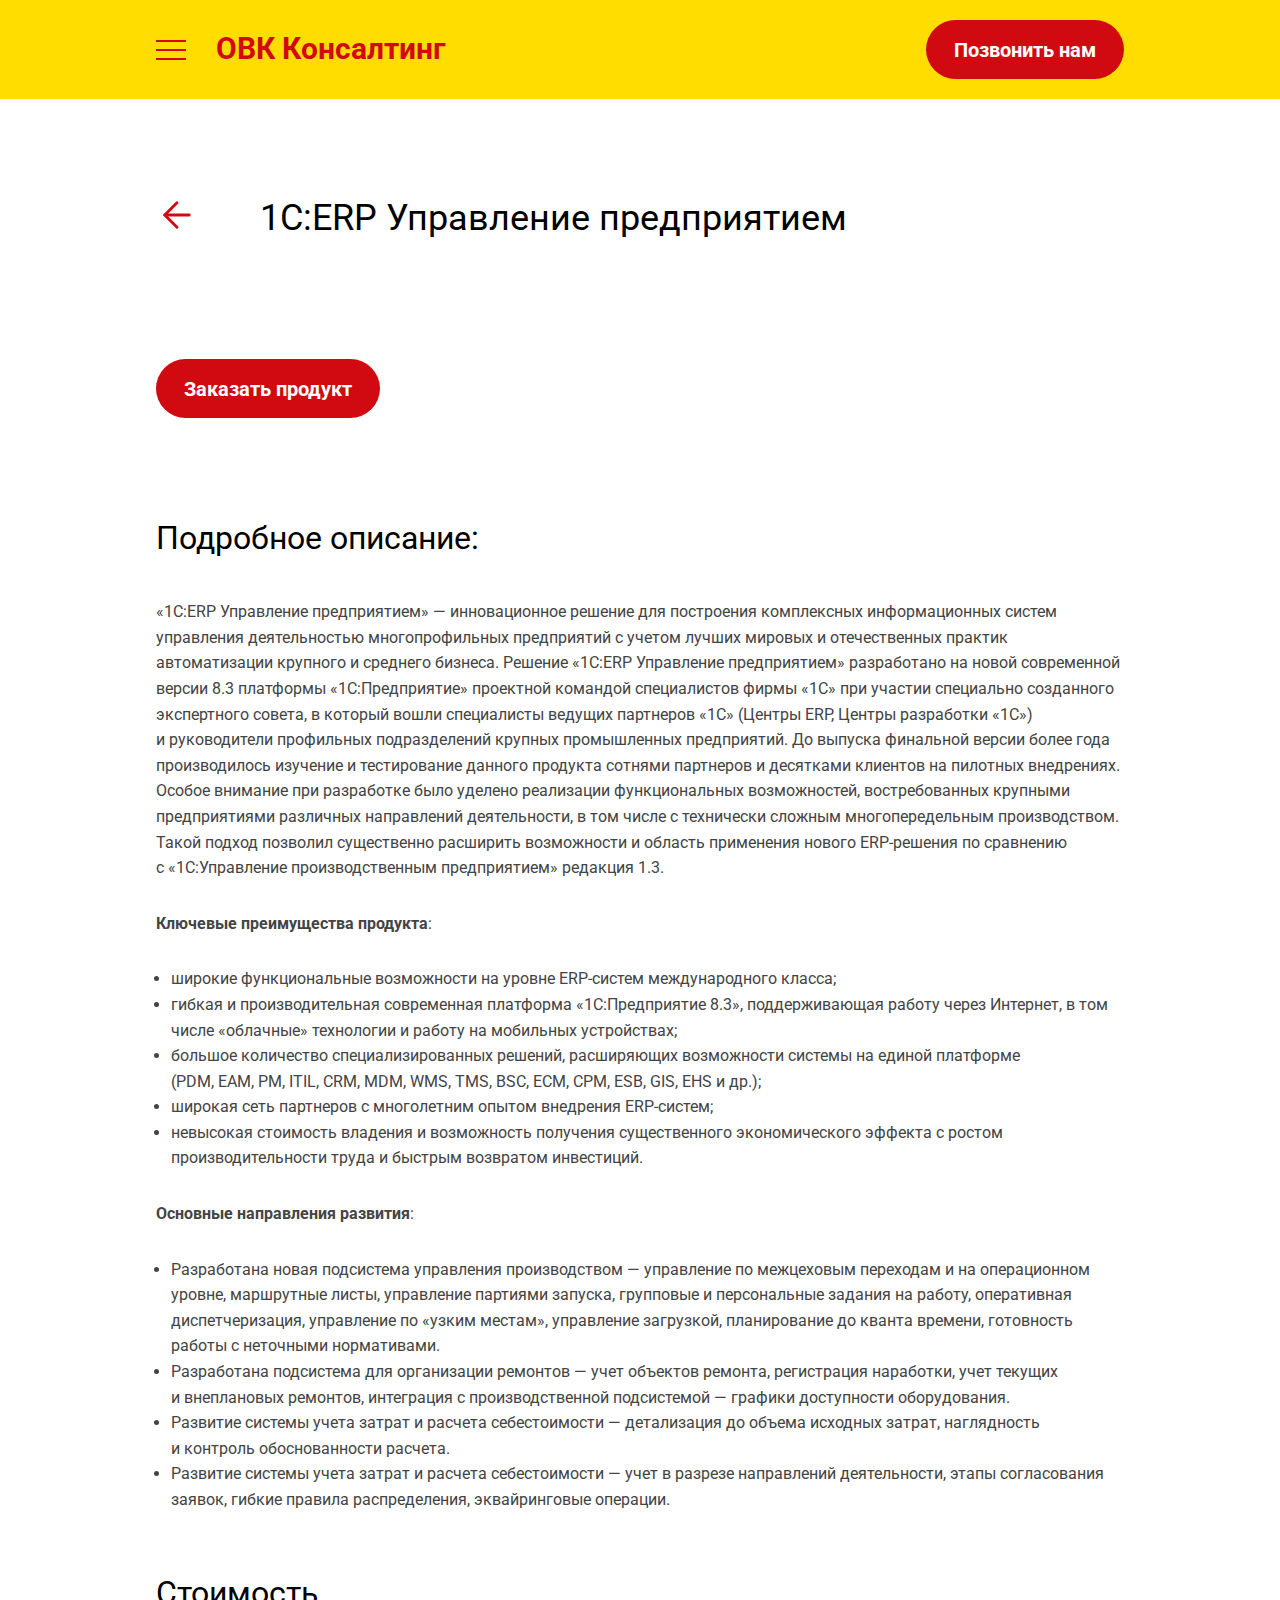
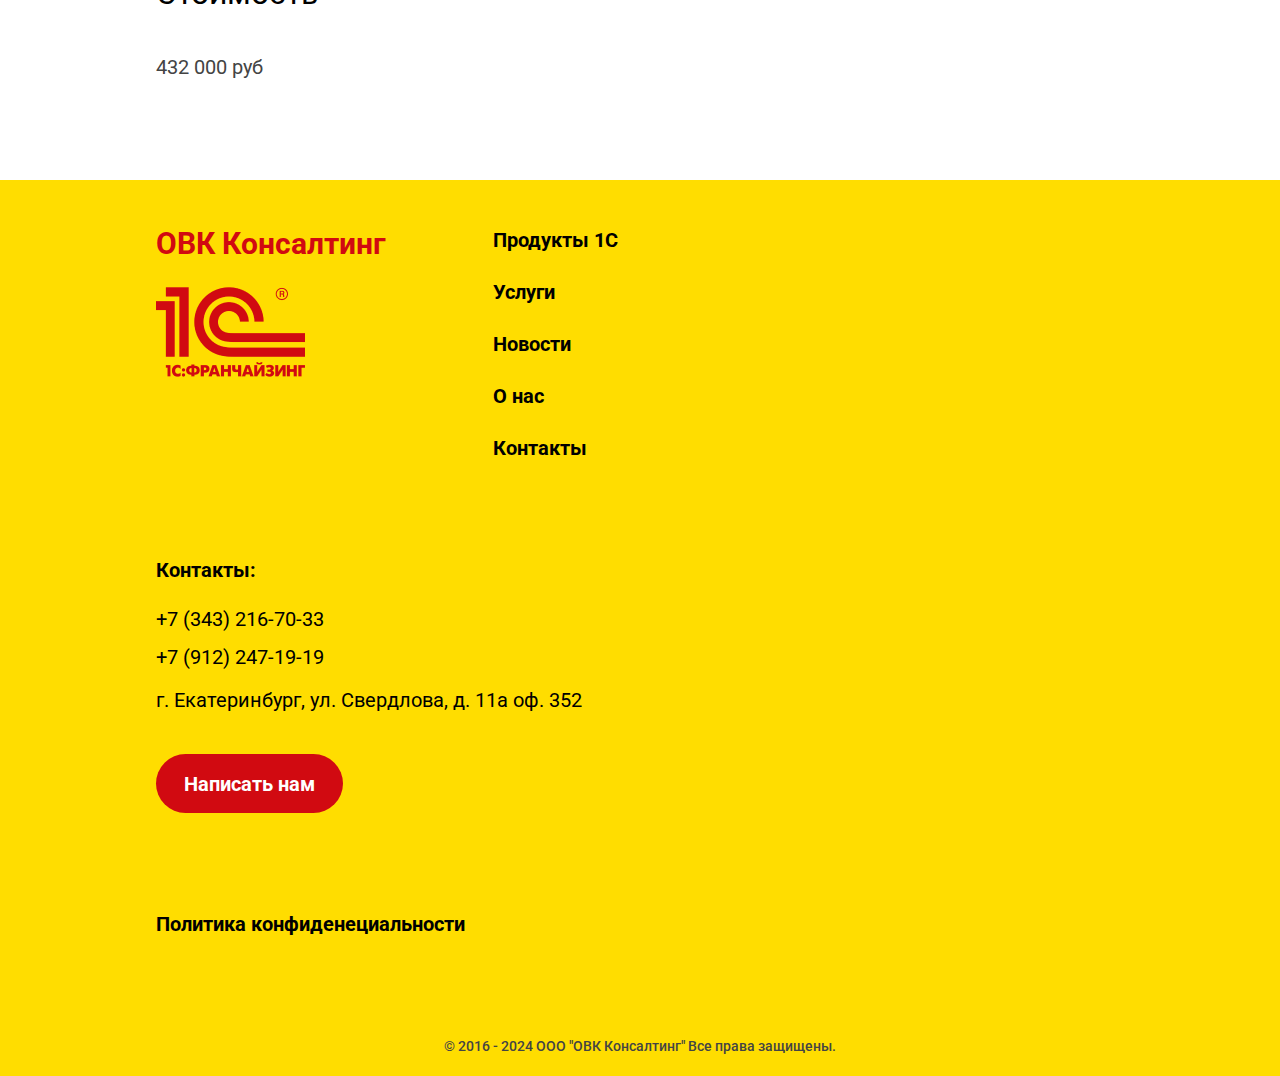
<file: product-1.html>
<!DOCTYPE html>
<html lang="ru">
<head>
    <meta charset="UTF-8">
    <link rel="stylesheet" href="assets/css/style.css">
    
    <!-- font -->
    
    <link rel="preconnect" href="https://fonts.googleapis.com">
    <link rel="preconnect" href="https://fonts.gstatic.com" crossorigin>
    <link href="https://fonts.googleapis.com/css2?family=Roboto:ital,wght@0,100;0,300;0,400;0,500;0,700;0,900;1,100;1,300;1,400;1,500;1,700;1,900&display=swap" rel="stylesheet">
    
    <!-- Favicon -->
    <link rel="apple-touch-icon" sizes="180x180" href="assets/img/favicon/apple-touch-icon.png">
    <link rel="icon" type="image/png" sizes="32x32" href="assets/img/favicon/favicon-32x32.png">
    <link rel="icon" type="image/png" sizes="16x16" href="assets/img/favicon/favicon-16x16.png">
    <link rel="manifest" href="assets/img/favicon/site.webmanifest">
    <link rel="mask-icon" href="assets/img/favicon/safari-pinned-tab.svg" color="#5bbad5">
    <meta name="msapplication-TileColor" content="#da532c">
    <meta name="theme-color" content="#ffffff">
    
    
    <!-- Useful meta tags -->
    <meta http-equiv="X-UA-Compatible" content="IE=edge">
    <meta name="viewport" content="width=device-width, initial-scale=1.0">
    <meta name="robots" content="index, follow, noodp">
    <meta name="googlebot" content="index, follow">
    <meta name="google" content="notranslate">
    <meta name="format-detection" content="telephone=no">
    <meta name="keywords" content="">
    <meta name="description" content="">
    
    <title>1С:ERP Управление предприятием</title></head>
<body class="body">

    <svg style="display: none;">
    
        <symbol id="chevron-left" fill="none" viewBox="0 0 24 24">
            <g>
                <path stroke="" stroke-linecap="round" stroke-linejoin="round" stroke-width="2" d="m15 19-7-7 7-7"/>
            </g>
        </symbol>
    
        <symbol id="chevron-right" fill="none" viewBox="0 0 24 24">
            <g>
                <path stroke="" stroke-linecap="round" stroke-linejoin="round" stroke-width="2" d="m9 5 7 7-7 7"/>
            </g>
        </symbol>
    
        <symbol id="chevron-left-modified" fill="none" viewBox="0 0 44 44">
            <g>
                <path d="M34.8334 22H9.16675" stroke="" stroke-width="3" stroke-linecap="round" stroke-linejoin="round"/>
                <path d="M22.0001 34.8333L9.16675 22L22.0001 9.16666" stroke="" stroke-width="3" stroke-linecap="round" stroke-linejoin="round"/>
            </g>
        </symbol>
    
        <symbol id="modal" fill="none" viewBox="0 0 60 60">
            <g>
                <path d="M45 15L15 45" stroke="" stroke-width="2" stroke-linecap="round" stroke-linejoin="round"/>
                <path d="M15 15L45 45" stroke="" stroke-width="2" stroke-linecap="round" stroke-linejoin="round"/>
            </g>
        </symbol>
    
        <symbol id="phone" viewBox="0 0 477.156 477.156">
            <g>
                <path d="M475.009,380.316l-2.375-7.156c-5.625-16.719-24.062-34.156-41-38.75l-62.688-17.125c-17-4.625-41.25,1.594-53.688,14.031
                l-22.688,22.688c-82.453-22.28-147.109-86.938-169.359-169.375L145.9,161.94c12.438-12.438,18.656-36.656,14.031-53.656
                l-17.094-62.719c-4.625-16.969-22.094-35.406-38.781-40.969L96.9,2.19c-16.719-5.563-40.563,0.063-53,12.5L9.962,48.659
                C3.899,54.69,0.024,71.94,0.024,72.003c-1.187,107.75,41.063,211.562,117.281,287.781c76.031,76.031,179.454,118.219,286.891,117.313c0.562,0,18.312-3.813,24.375-9.845l33.938-33.938C474.946,420.878,480.571,397.035,475.009,380.316z"/>
            </g>
        </symbol>
    </svg>
    <div class="page">
        <header class="header">
            <div class="container  container--header">
                <div class="header__inner">
                    <button class="burger" id="burger">
                        <span class="burger__span">Burger Nav</span>
                    </button>
        
                    <div class="header__logo">
                        <a class="main-logo" href="index.html">ОВК Консалтинг</a>
                    </div>
        
                    <nav class="nav  nav--header">
                        <div class="container-burger">
                            <ul class="nav__list  nav__list--header">
                                <li class="nav__list-li">
                                    <a class="nav__link" href="products.html">Продукты</a>
                                    <ul class="dropdown-menu">
                                        <li class="nav__list-li"><a class="nav__link" href="#">Программные продукты 1С</a></li>
                                        <li class="nav__list-li"><a class="nav__link" href="#">Битрикс</a></li>
                                        <li class="nav__list-li"><a class="nav__link" href="#">Сервис облачной фискации</a></li>
                                    </ul>
                                </li>
                                <li class="nav__list-li">
                                    <a class="nav__link" href="services.html">Услуги</a>
                                </li>
                                <li class="nav__list-li">
                                    <a class="nav__link" href="news.html">Новости</a>
                                </li>
                                <li class="nav__list-li">
                                    <a class="nav__link" href="about.html">О нас</a>
                                </li>
                                <li class="nav__list-li">
                                    <a class="nav__link" href="contacts.html">Контакты</a>
                                </li>
                            </ul>
                        </div>
                    </nav>
        
                    <button class="btn  btn--header  btn--call  btn-modal  scroll-off" data-path="modal-call">Позвонить нам</button>
        
                    <button class="btn  btn--header  btn--call-icon  btn-modal  scroll-off" type="button" data-path="modal-call">
                        <svg class="sprites  sprites--phone">
                            <use xlink:href="#phone"></use>
                        </svg>
                    </button>
                </div>
            </div>
        </header>
        <main class="main">
            
            <div class="products">
                <div class="container">
                    <div class="content  content--main">
                        <div class="content__header">
                            <a class="content__before" href="products.html">
                                <svg class="sprites  sprites--chevron">
                                    <use xlink:href="#chevron-left-modified"></use>
                                </svg>
                            </a>
            
                            <h1 class="content__title  content__title--description">1С:ERP Управление предприятием</h1>
            
                            <button class="btn  btn--order  btn-modal  scroll-off" data-path="modal-call">Заказать продукт</button>
                        </div>
            
                        <div class="content__content">
                            <h3 class="content__subtitle">Подробное описание:</h3>
            
                            <div class="content__description">
                                <p>
                                    «1С:ERP Управление предприятием» — инновационное решение для построения комплексных информационных систем управления деятельностью многопрофильных предприятий с учетом лучших мировых и отечественных практик автоматизации крупного и среднего бизнеса.
                                    Решение «1С:ERP Управление предприятием» разработано на новой современной версии 8.3 платформы «1С:Предприятие» проектной командой специалистов фирмы «1С» при участии специально созданного экспертного совета, в который вошли специалисты ведущих партнеров «1С» (Центры ERP, Центры разработки «1С») и руководители профильных подразделений крупных промышленных предприятий. До выпуска финальной версии более года производилось изучение и тестирование данного продукта сотнями партнеров и десятками клиентов на пилотных внедрениях.
                                    Особое внимание при разработке было уделено реализации функциональных возможностей, востребованных крупными предприятиями различных направлений деятельности, в том числе с технически сложным многопередельным производством. Такой подход позволил существенно расширить возможности и область применения нового ERP-решения по сравнению с «1С:Управление производственным предприятием» редакция 1.3.
                                </p>
            
                                <p>
                                    <strong>Ключевые преимущества продукта</strong>:
                                </p>
            
                                <ul>
                                    <li>широкие функциональные возможности на уровне ERP-систем международного класса;</li>
                                    <li>гибкая и производительная современная платформа «1С:Предприятие 8.3», поддерживающая работу через Интернет, в том числе «облачные» технологии и работу на мобильных устройствах;</li>
                                    <li>большое количество специализированных решений, расширяющих возможности системы на единой платформе (PDM, EAM, PM, ITIL, CRM, MDM, WMS, TMS, BSC, ECM, CPM, ESB, GIS, EHS и др.);</li>
                                    <li>широкая сеть партнеров с многолетним опытом внедрения ERP-систем;</li>
                                    <li>невысокая стоимость владения и возможность получения существенного экономического эффекта с ростом производительности труда и быстрым возвратом инвестиций.
                                    </li>
                                </ul>
            
                                <p></p>
            
                                <p>
                                    <strong>Основные направления развития</strong>:
                                </p>
                                
                                <ul>
                                    <li>Разработана новая подсистема управления производством — управление по межцеховым переходам и на операционном уровне, маршрутные листы, управление партиями запуска, групповые и персональные задания на работу, оперативная диспетчеризация, управление по «узким местам», управление загрузкой, планирование до кванта времени, готовность работы с неточными нормативами.</li>
                                    <li>Разработана подсистема для организации ремонтов — учет объектов ремонта, регистрация наработки, учет текущих и внеплановых ремонтов, интеграция с производственной подсистемой — графики доступности оборудования.</li>
                                    <li>Развитие системы учета затрат и расчета себестоимости — детализация до объема исходных затрат, наглядность и контроль обоснованности расчета.</li>
                                    <li>Развитие системы учета затрат и расчета себестоимости — учет в разрезе направлений деятельности, этапы согласования заявок, гибкие правила распределения, эквайринговые операции.
                                    </li>
                                </ul>
            
                            </div>
            
                            <div class="content__price">
                                <h3 class="content__subtitle">Стоимость</h3>
                                
                                <span class="content__price-value">
                                    432 000 руб
                                </span>
                            </div>
                        </div> <!-- /.content__content -->
                    </div> <!-- /.content -->
                </div> <!-- /.container -->
            </div> <!-- /.products -->
        </main>
        
        <div class="footer">
            <div class="container">
                <div class="footer__inner">
                    <div class="footer__col-1">
                        <a class="main-logo" href="index.html">ОВК Консалтинг</a>
                        <img class="logo-franchaizing-footer" src="assets/img/footer/logo-franchaizing.png" width="149" height="106" alt="">
                    </div>
        
                    <div class="footer__col-2">
                        <nav class="nav  nav--footer">
                            <ul class="nav__list  nav__list--footer">
                                <li class="nav__list-li">
                                    <a class="nav__link" href="products.html">Продукты 1С</a>
                                </li>
                                <li class="nav__list-li">
                                    <a class="nav__link" href="services.html">Услуги</a>
                                </li>
                                <li class="nav__list-li">
                                    <a class="nav__link" href="news.html">Новости</a>
                                </li>
                                <li class="nav__list-li">
                                    <a class="nav__link" href="about.html">О нас</a>
                                </li>
                                <li class="nav__list-li">
                                    <a class="nav__link" href="contacts.html">Контакты</a>
                                </li>
                            </ul>
                        </nav>
                    </div>
        
                    <div class="footer__col-3">
                        <div class="nav  nav--footer">
                            <ul class="nav__list  nav__list--footer">
                                <li class="nav__list-li">
                                    <a class="nav__link" href="privacy-policy.html">Политика конфиденециальности</a>
                                </li>
                            </ul>
                        </div>
                    </div>
        
                    <div class="footer__col-4">
                        <div class="footer__contacts">
                            <div class="footer__contacts-header">
                                <h3 class="footer__contacts-title">Контакты:</h3>
                            </div>
                            
                            <div class="footer__contacts-content">
                                <ul class="footer__contacts-phones">
                                    <li class="footer__contacts-phones-li">
                                        <a class="footer__contacts-link  nav__link" href="tel:+73432167033">+7 (343) 216-70-33</a>
                                    </li>
        
                                    <li class="footer__contacts-phones-li">
                                        <a class="footer__contacts-link  nav__link" href="tel:+79122471919">+7 (912) 247-19-19</a>
                                    </li>
                                </ul>
                                <ul class="footer__contacts-address">
                                    <li class="footer__contacts-phones-li">
                                        <a class="footer__contacts-link  nav__link" href="https://yandex.ru/maps/-/CDFlaX3W" target="_blank">г. Екатеринбург, ул. Свердлова, д. 11а оф. 352</a>
                                    </li>
                                </ul>
        
                                <button class="btn  btn--write  btn-modal  scroll-off" data-path="modal-write">Написать нам</button>
                            </div>
                        </div>
                    </div>
                </div><!-- /.footer__inner -->
        
                <div class="copyright">
                    © 2016 - 2024 ООО "ОВК Консалтинг"
        Все права защищены.
                </div>
            </div><!-- /.container -->
        </div><!-- /.footer -->    </div>

    <div class="modals">
		<div class="modal__overlay">
			<div class="modal modal--1" data-target="modal-call">
				<div class="modal__inner">
                    <div class="modal__header">
                        <h3 class="modal__title">Подберем решения под ваши бизнес-задачи</h3>
                    </div>
                    
                    <div class="modal__content">
                        <div class="modal__contacts">
                            <ul class="modal__list">
                                <li class="modal__list-li">
                                    <a class="modal__contacts-link" href="tel:+73432167033">+7 (343) 216-70-33</a>
                                </li>
    
                                <li class="modal__list-li">
                                    <a class="modal__contacts-link" href="tel:+79122471919">+7 (912) 247-19-19</a>
                                </li>
                            </ul>
                        </div>

                        <button class="btn  btn--write  btn-modal" data-path="modal-write">Написать нам</button>
                    </div>
                </div>
                
                <button class="modal__close">
                    <svg class="sprites  sprites--modal">
                        <use xlink:href="#modal"></use>
                    </svg>
                </button>
			</div>

            <div class="modal modal--2" data-target="modal-write">
				<div class="modal__inner">
                    <div class="modal__header">
                        <h3 class="modal__title">Написать нам</h3>
                    </div>
                    
                    <div class="modal__content">
                        <form action="/" method="post" class="modal__form">
                            <div class="modal__form-blocks">
                                <div class="modal__form-block">
                                    <input class="modal__form-input" type="text" placeholder="Ваше имя" required>
                                </div>

                                <div class="modal__form-block">
                                    <input class="modal__form-input" type="email" placeholder="Ваш email" required>
                                </div>

                                <div class="modal__form-block">
                                    <textarea class="modal__form-area" placeholder="Ваш вопрос" required></textarea>
                                </div>
                            </div>
                            

                            <button class="btn" data-path="modal-write" type="submit">Написать нам</button>
                        </form>
                    </div>
                </div>
                
                <button class="modal__close">
                    <svg class="sprites  sprites--modal">
                        <use xlink:href="#modal"></use>
                    </svg>
                </button>
			</div>
		</div>
	</div>

    <!-- Scripts -->
    <script src="assets/js/app.min.js"></script>
</body>
</html>
</file>
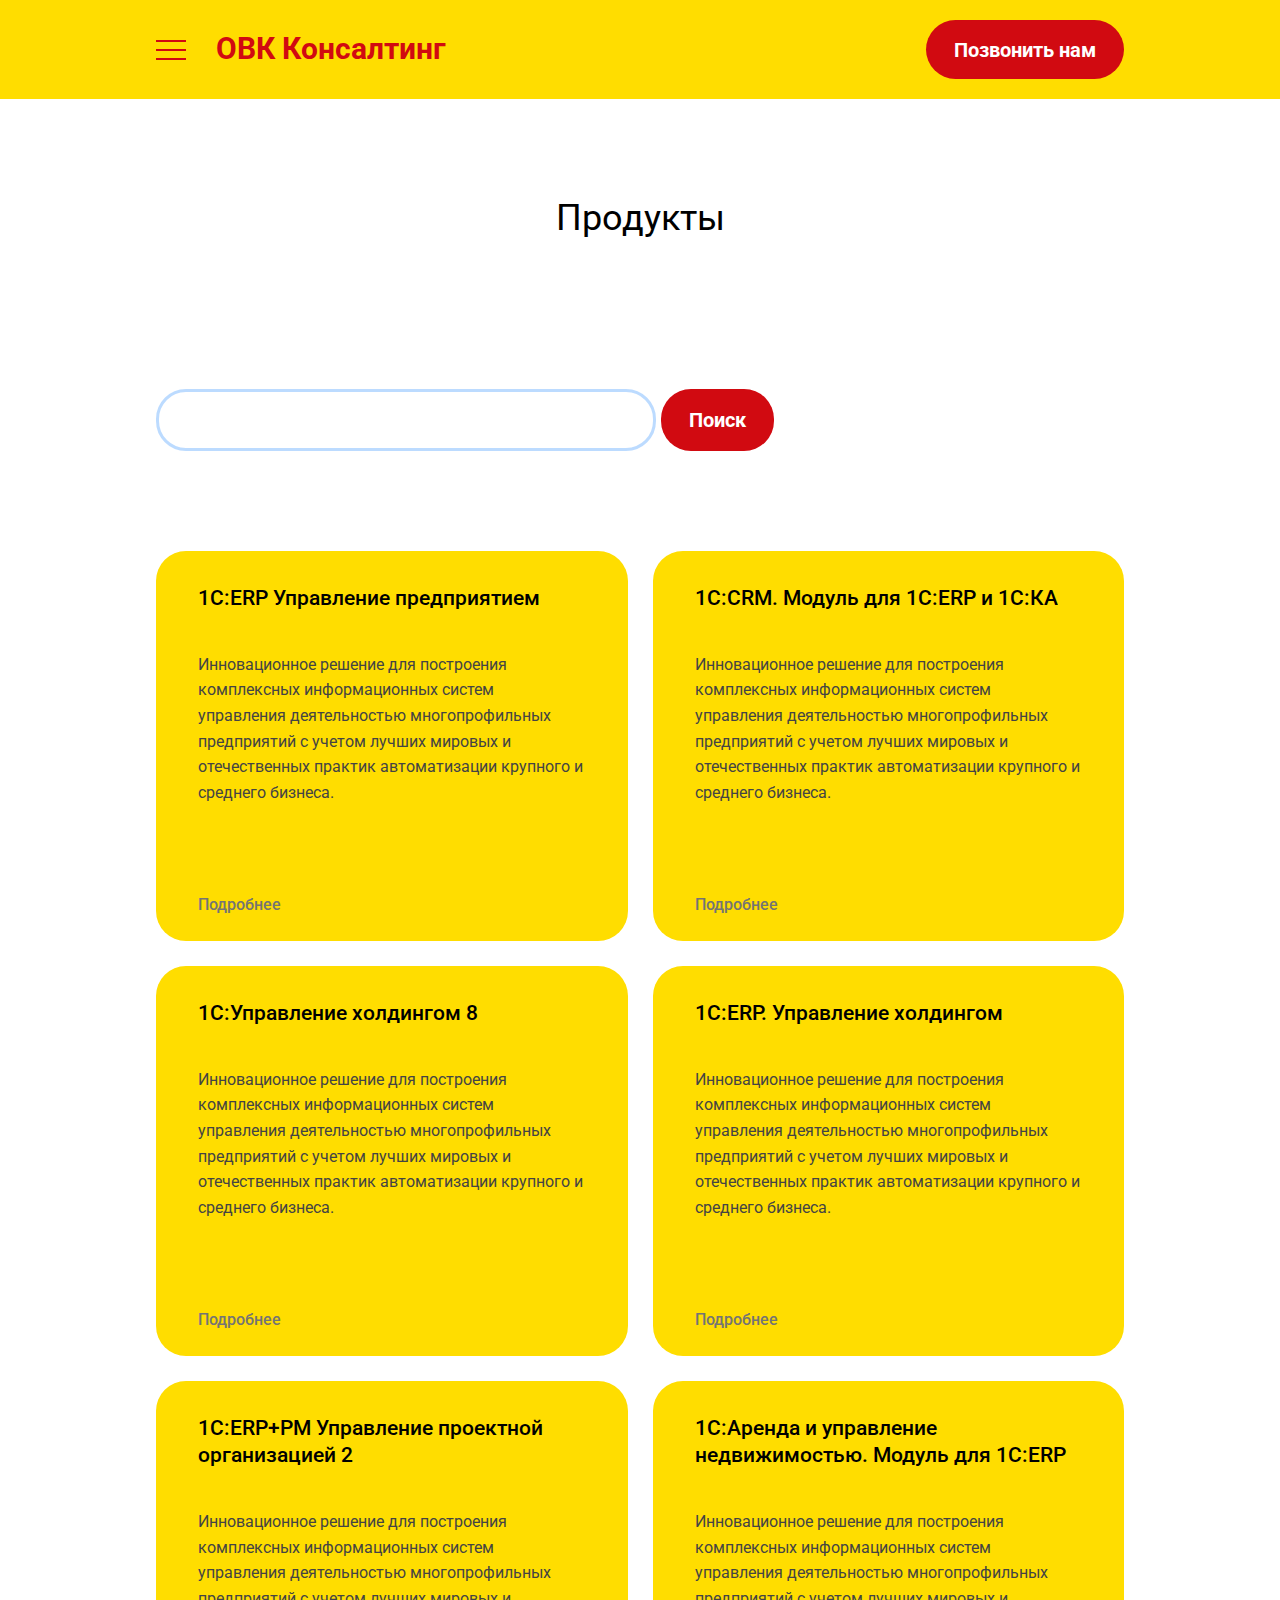
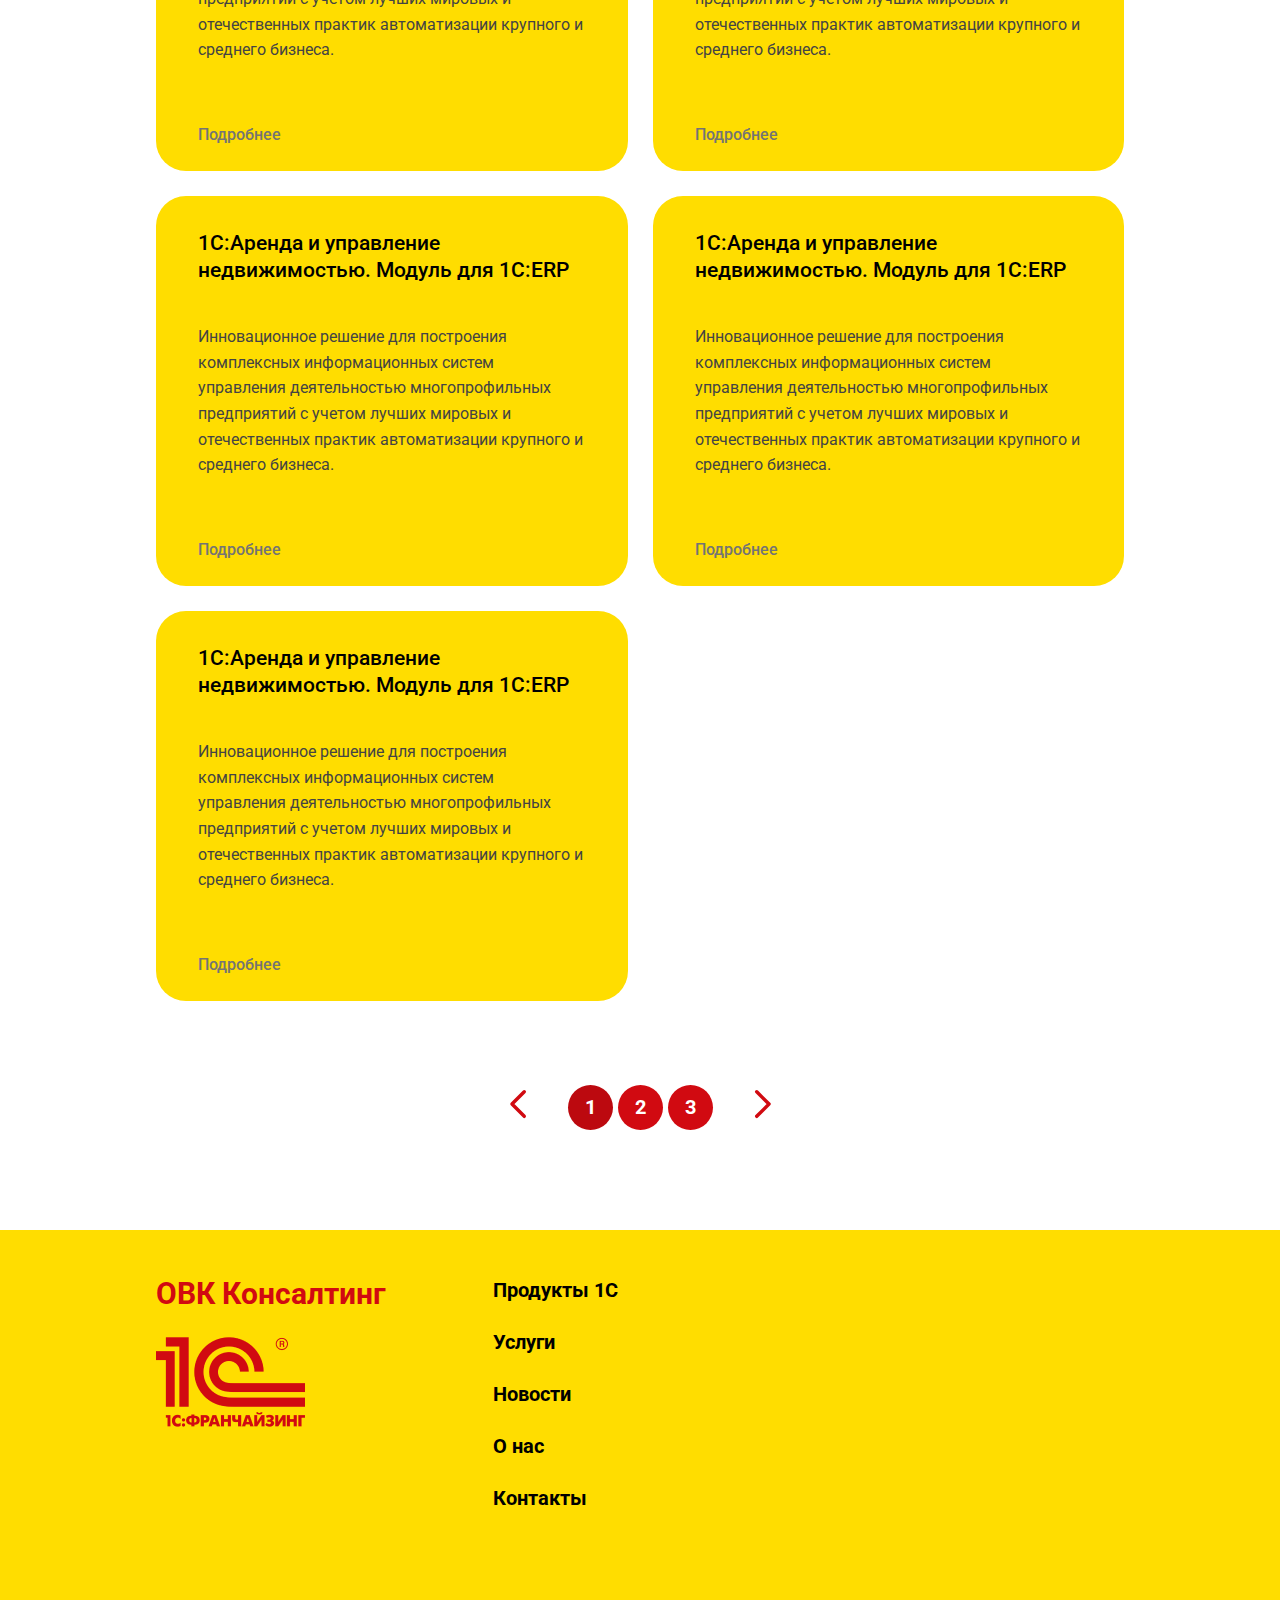
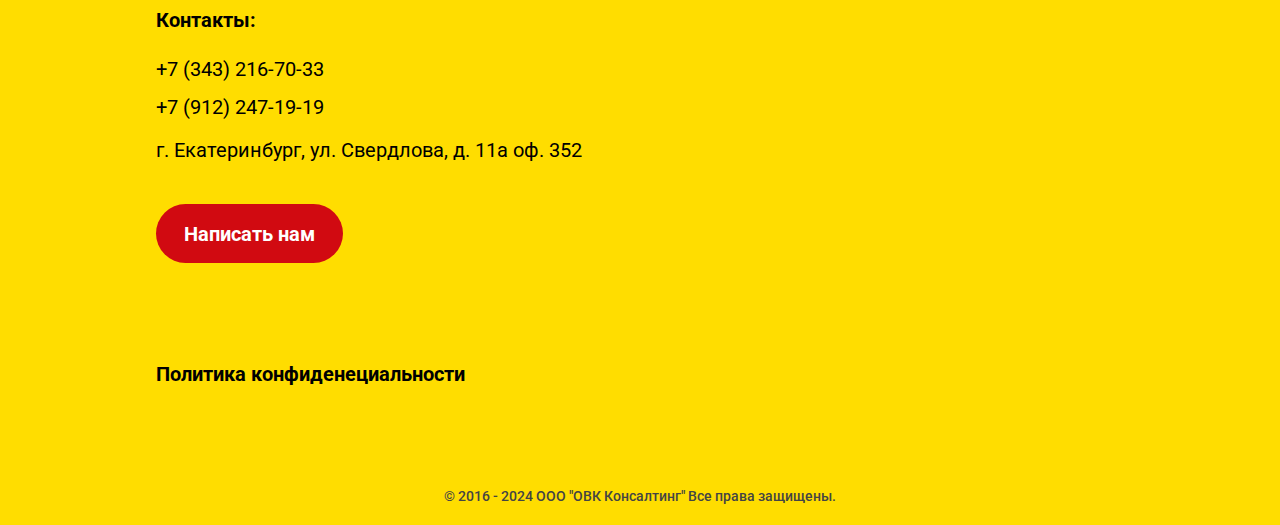
<file: products.html>
<!DOCTYPE html>
<html lang="ru">
<head>
    <meta charset="UTF-8">
    <link rel="stylesheet" href="assets/css/style.css">
    
    <!-- font -->
    
    <link rel="preconnect" href="https://fonts.googleapis.com">
    <link rel="preconnect" href="https://fonts.gstatic.com" crossorigin>
    <link href="https://fonts.googleapis.com/css2?family=Roboto:ital,wght@0,100;0,300;0,400;0,500;0,700;0,900;1,100;1,300;1,400;1,500;1,700;1,900&display=swap" rel="stylesheet">
    
    <!-- Favicon -->
    <link rel="apple-touch-icon" sizes="180x180" href="assets/img/favicon/apple-touch-icon.png">
    <link rel="icon" type="image/png" sizes="32x32" href="assets/img/favicon/favicon-32x32.png">
    <link rel="icon" type="image/png" sizes="16x16" href="assets/img/favicon/favicon-16x16.png">
    <link rel="manifest" href="assets/img/favicon/site.webmanifest">
    <link rel="mask-icon" href="assets/img/favicon/safari-pinned-tab.svg" color="#5bbad5">
    <meta name="msapplication-TileColor" content="#da532c">
    <meta name="theme-color" content="#ffffff">
    
    
    <!-- Useful meta tags -->
    <meta http-equiv="X-UA-Compatible" content="IE=edge">
    <meta name="viewport" content="width=device-width, initial-scale=1.0">
    <meta name="robots" content="index, follow, noodp">
    <meta name="googlebot" content="index, follow">
    <meta name="google" content="notranslate">
    <meta name="format-detection" content="telephone=no">
    <meta name="keywords" content="">
    <meta name="description" content="">
    
    <title>Продукты</title></head>
<body class="body">

    <svg style="display: none;">
    
        <symbol id="chevron-left" fill="none" viewBox="0 0 24 24">
            <g>
                <path stroke="" stroke-linecap="round" stroke-linejoin="round" stroke-width="2" d="m15 19-7-7 7-7"/>
            </g>
        </symbol>
    
        <symbol id="chevron-right" fill="none" viewBox="0 0 24 24">
            <g>
                <path stroke="" stroke-linecap="round" stroke-linejoin="round" stroke-width="2" d="m9 5 7 7-7 7"/>
            </g>
        </symbol>
    
        <symbol id="chevron-left-modified" fill="none" viewBox="0 0 44 44">
            <g>
                <path d="M34.8334 22H9.16675" stroke="" stroke-width="3" stroke-linecap="round" stroke-linejoin="round"/>
                <path d="M22.0001 34.8333L9.16675 22L22.0001 9.16666" stroke="" stroke-width="3" stroke-linecap="round" stroke-linejoin="round"/>
            </g>
        </symbol>
    
        <symbol id="modal" fill="none" viewBox="0 0 60 60">
            <g>
                <path d="M45 15L15 45" stroke="" stroke-width="2" stroke-linecap="round" stroke-linejoin="round"/>
                <path d="M15 15L45 45" stroke="" stroke-width="2" stroke-linecap="round" stroke-linejoin="round"/>
            </g>
        </symbol>
    
        <symbol id="phone" viewBox="0 0 477.156 477.156">
            <g>
                <path d="M475.009,380.316l-2.375-7.156c-5.625-16.719-24.062-34.156-41-38.75l-62.688-17.125c-17-4.625-41.25,1.594-53.688,14.031
                l-22.688,22.688c-82.453-22.28-147.109-86.938-169.359-169.375L145.9,161.94c12.438-12.438,18.656-36.656,14.031-53.656
                l-17.094-62.719c-4.625-16.969-22.094-35.406-38.781-40.969L96.9,2.19c-16.719-5.563-40.563,0.063-53,12.5L9.962,48.659
                C3.899,54.69,0.024,71.94,0.024,72.003c-1.187,107.75,41.063,211.562,117.281,287.781c76.031,76.031,179.454,118.219,286.891,117.313c0.562,0,18.312-3.813,24.375-9.845l33.938-33.938C474.946,420.878,480.571,397.035,475.009,380.316z"/>
            </g>
        </symbol>
    </svg>
    <div class="page">
        <header class="header">
            <div class="container  container--header">
                <div class="header__inner">
                    <button class="burger" id="burger">
                        <span class="burger__span">Burger Nav</span>
                    </button>
        
                    <div class="header__logo">
                        <a class="main-logo" href="index.html">ОВК Консалтинг</a>
                    </div>
        
                    <nav class="nav  nav--header">
                        <div class="container-burger">
                            <ul class="nav__list  nav__list--header">
                                <li class="nav__list-li">
                                    <a class="nav__link" href="products.html">Продукты</a>
                                    <ul class="dropdown-menu">
                                        <li class="nav__list-li"><a class="nav__link" href="#">Программные продукты 1С</a></li>
                                        <li class="nav__list-li"><a class="nav__link" href="#">Битрикс</a></li>
                                        <li class="nav__list-li"><a class="nav__link" href="#">Сервис облачной фискации</a></li>
                                    </ul>
                                </li>
                                <li class="nav__list-li">
                                    <a class="nav__link" href="services.html">Услуги</a>
                                </li>
                                <li class="nav__list-li">
                                    <a class="nav__link" href="news.html">Новости</a>
                                </li>
                                <li class="nav__list-li">
                                    <a class="nav__link" href="about.html">О нас</a>
                                </li>
                                <li class="nav__list-li">
                                    <a class="nav__link" href="contacts.html">Контакты</a>
                                </li>
                            </ul>
                        </div>
                    </nav>
        
                    <button class="btn  btn--header  btn--call  btn-modal  scroll-off" data-path="modal-call">Позвонить нам</button>
        
                    <button class="btn  btn--header  btn--call-icon  btn-modal  scroll-off" type="button" data-path="modal-call">
                        <svg class="sprites  sprites--phone">
                            <use xlink:href="#phone"></use>
                        </svg>
                    </button>
                </div>
            </div>
        </header>
        <main class="main">
            
            <div class="products">
                <div class="container">
                    <div class="content  content--main">
                        <div class="content__header">
                            <h1 class="content__title">Продукты</h1>
                        </div>
            
                        <div class="content__content">
                            <ul id="sidebar">
                                <li id="block-7" class="widget widget_block widget_search">
                                    <form role="search" method="get" action="http://localhost/"
                                        class="wp-block-search__button-outside wp-block-search__text-button wp-block-search"><label
                                            class="wp-block-search__label" for="wp-block-search__input-1">Поиск</label>
                                        <div class="wp-block-search__inside-wrapper " style="width: 100%"><input
                                                class="wp-block-search__input" id="wp-block-search__input-1" placeholder="" value=""
                                                type="search" name="s" required=""><button aria-label="Поиск"
                                                class="wp-block-search__button wp-element-button" type="submit">Поиск</button></div>
                                    </form>
                                </li>
                            </ul>
                            </ul>
            
                            <div class="cards">
                                <div class="card">
                                    <div class="card__header">
                                        <h3 class="card__title">
                                            <a class="card__link" href="product-1.html">1С:ERP Управление предприятием</a>
                                        </h3>
                                    </div>
                                    <div class="card__description">
                                        <p>
                                            Инновационное решение для построения комплексных информационных систем управления
                                            деятельностью многопрофильных предприятий с учетом лучших мировых и отечественных
                                            практик автоматизации крупного и среднего бизнеса.
                                        </p>
                                    </div>
                                    <a class="card__detail" href="product-1.html">Подробнее</a>
                                </div>
            
                                <div class="card">
                                    <div class="card__header">
                                        <h3 class="card__title">
                                            <a class="card__link" href="product-1.html">1С:CRM. Модуль для 1С:ERP и 1С:КА</a>
                                        </h3>
                                    </div>
                                    <div class="card__description">
                                        <p>
                                            Инновационное решение для построения комплексных информационных систем управления
                                            деятельностью многопрофильных предприятий с учетом лучших мировых и отечественных
                                            практик автоматизации крупного и среднего бизнеса.
                                        </p>
                                    </div>
                                    <a class="card__detail" href="product-1.html">Подробнее</a>
                                </div>
            
                                <div class="card">
                                    <div class="card__header">
                                        <h3 class="card__title">
                                            <a class="card__link" href="product-1.html">1С:Управление холдингом 8</a>
                                        </h3>
                                    </div>
                                    <div class="card__description">
                                        <p>
                                            Инновационное решение для построения комплексных информационных систем управления
                                            деятельностью многопрофильных предприятий с учетом лучших мировых и отечественных
                                            практик автоматизации крупного и среднего бизнеса.
                                        </p>
                                    </div>
                                    <a class="card__detail" href="product-1.html">Подробнее</a>
                                </div>
            
                                <div class="card">
                                    <div class="card__header">
                                        <h3 class="card__title">
                                            <a class="card__link" href="product-1.html">1С:ERP. Управление холдингом</a>
                                        </h3>
                                    </div>
                                    <div class="card__description">
                                        <p>
                                            Инновационное решение для построения комплексных информационных систем управления
                                            деятельностью многопрофильных предприятий с учетом лучших мировых и отечественных
                                            практик автоматизации крупного и среднего бизнеса.
                                        </p>
                                    </div>
                                    <a class="card__detail" href="product-1.html">Подробнее</a>
                                </div>
            
                                <div class="card">
                                    <div class="card__header">
                                        <h3 class="card__title">
                                            <a class="card__link" href="product-1.html">1С:ERP+PM Управление проектной организацией
                                                2</a>
                                        </h3>
                                    </div>
                                    <div class="card__description">
                                        <p>
                                            Инновационное решение для построения комплексных информационных систем управления
                                            деятельностью многопрофильных предприятий с учетом лучших мировых и отечественных
                                            практик автоматизации крупного и среднего бизнеса.
                                        </p>
                                    </div>
                                    <a class="card__detail" href="product-1.html">Подробнее</a>
                                </div>
            
                                <div class="card">
                                    <div class="card__header">
                                        <h3 class="card__title">
                                            <a class="card__link" href="product-1.html">1С:Аренда и управление недвижимостью. Модуль
                                                для 1С:ERP</a>
                                        </h3>
                                    </div>
                                    <div class="card__description">
                                        <p>
                                            Инновационное решение для построения комплексных информационных систем управления
                                            деятельностью многопрофильных предприятий с учетом лучших мировых и отечественных
                                            практик автоматизации крупного и среднего бизнеса.
                                        </p>
                                    </div>
                                    <a class="card__detail" href="product-1.html">Подробнее</a>
                                </div>
            
                                <div class="card">
                                    <div class="card__header">
                                        <h3 class="card__title">
                                            <a class="card__link" href="product-1.html">1С:Аренда и управление недвижимостью. Модуль
                                                для 1С:ERP</a>
                                        </h3>
                                    </div>
                                    <div class="card__description">
                                        <p>
                                            Инновационное решение для построения комплексных информационных систем управления
                                            деятельностью многопрофильных предприятий с учетом лучших мировых и отечественных
                                            практик автоматизации крупного и среднего бизнеса.
                                        </p>
                                    </div>
                                    <a class="card__detail" href="product-1.html">Подробнее</a>
                                </div>
            
                                <div class="card">
                                    <div class="card__header">
                                        <h3 class="card__title">
                                            <a class="card__link" href="product-1.html">1С:Аренда и управление недвижимостью. Модуль
                                                для 1С:ERP</a>
                                        </h3>
                                    </div>
                                    <div class="card__description">
                                        <p>
                                            Инновационное решение для построения комплексных информационных систем управления
                                            деятельностью многопрофильных предприятий с учетом лучших мировых и отечественных
                                            практик автоматизации крупного и среднего бизнеса.
                                        </p>
                                    </div>
                                    <a class="card__detail" href="product-1.html">Подробнее</a>
                                </div>
            
                                <div class="card">
                                    <div class="card__header">
                                        <h3 class="card__title">
                                            <a class="card__link" href="product-1.html">1С:Аренда и управление недвижимостью. Модуль
                                                для 1С:ERP</a>
                                        </h3>
                                    </div>
                                    <div class="card__description">
                                        <p>
                                            Инновационное решение для построения комплексных информационных систем управления
                                            деятельностью многопрофильных предприятий с учетом лучших мировых и отечественных
                                            практик автоматизации крупного и среднего бизнеса.
                                        </p>
                                    </div>
                                    <a class="card__detail" href="product-1.html">Подробнее</a>
                                </div>
                            </div> <!-- /.cards -->
            
            
                            <div class="pagination">
                                <div class="nav-links">
                                    <span class="page-numbers current" href="#">1</span>
                                    <a class="page-numbers" href="#">2</a>
                                    <a class="page-numbers" href="#">3</a>
            
                                    <a class="prev" href="#">
                                        <svg class="sprites  sprites--chevron">
                                            <use xlink:href="#chevron-left"></use>
                                        </svg>
                                    </a>
                                    <a class="next" href="#">
                                        <svg class="sprites  sprites--chevron">
                                            <use xlink:href="#chevron-right"></use>
                                        </svg>
                                    </a>
                                </div>
                            </div>
                        </div> <!-- /.content__content -->
                    </div> <!-- /.content -->
                </div> <!-- /.container -->
            </div> <!-- /.products -->
        </main>
        
        <div class="footer">
            <div class="container">
                <div class="footer__inner">
                    <div class="footer__col-1">
                        <a class="main-logo" href="index.html">ОВК Консалтинг</a>
                        <img class="logo-franchaizing-footer" src="assets/img/footer/logo-franchaizing.png" width="149" height="106" alt="">
                    </div>
        
                    <div class="footer__col-2">
                        <nav class="nav  nav--footer">
                            <ul class="nav__list  nav__list--footer">
                                <li class="nav__list-li">
                                    <a class="nav__link" href="products.html">Продукты 1С</a>
                                </li>
                                <li class="nav__list-li">
                                    <a class="nav__link" href="services.html">Услуги</a>
                                </li>
                                <li class="nav__list-li">
                                    <a class="nav__link" href="news.html">Новости</a>
                                </li>
                                <li class="nav__list-li">
                                    <a class="nav__link" href="about.html">О нас</a>
                                </li>
                                <li class="nav__list-li">
                                    <a class="nav__link" href="contacts.html">Контакты</a>
                                </li>
                            </ul>
                        </nav>
                    </div>
        
                    <div class="footer__col-3">
                        <div class="nav  nav--footer">
                            <ul class="nav__list  nav__list--footer">
                                <li class="nav__list-li">
                                    <a class="nav__link" href="privacy-policy.html">Политика конфиденециальности</a>
                                </li>
                            </ul>
                        </div>
                    </div>
        
                    <div class="footer__col-4">
                        <div class="footer__contacts">
                            <div class="footer__contacts-header">
                                <h3 class="footer__contacts-title">Контакты:</h3>
                            </div>
                            
                            <div class="footer__contacts-content">
                                <ul class="footer__contacts-phones">
                                    <li class="footer__contacts-phones-li">
                                        <a class="footer__contacts-link  nav__link" href="tel:+73432167033">+7 (343) 216-70-33</a>
                                    </li>
        
                                    <li class="footer__contacts-phones-li">
                                        <a class="footer__contacts-link  nav__link" href="tel:+79122471919">+7 (912) 247-19-19</a>
                                    </li>
                                </ul>
                                <ul class="footer__contacts-address">
                                    <li class="footer__contacts-phones-li">
                                        <a class="footer__contacts-link  nav__link" href="https://yandex.ru/maps/-/CDFlaX3W" target="_blank">г. Екатеринбург, ул. Свердлова, д. 11а оф. 352</a>
                                    </li>
                                </ul>
        
                                <button class="btn  btn--write  btn-modal  scroll-off" data-path="modal-write">Написать нам</button>
                            </div>
                        </div>
                    </div>
                </div><!-- /.footer__inner -->
        
                <div class="copyright">
                    © 2016 - 2024 ООО "ОВК Консалтинг"
        Все права защищены.
                </div>
            </div><!-- /.container -->
        </div><!-- /.footer -->    </div>

    <div class="modals">
		<div class="modal__overlay">
			<div class="modal modal--1" data-target="modal-call">
				<div class="modal__inner">
                    <div class="modal__header">
                        <h3 class="modal__title">Подберем решения под ваши бизнес-задачи</h3>
                    </div>
                    
                    <div class="modal__content">
                        <div class="modal__contacts">
                            <ul class="modal__list">
                                <li class="modal__list-li">
                                    <a class="modal__contacts-link" href="tel:+73432167033">+7 (343) 216-70-33</a>
                                </li>
    
                                <li class="modal__list-li">
                                    <a class="modal__contacts-link" href="tel:+79122471919">+7 (912) 247-19-19</a>
                                </li>
                            </ul>
                        </div>

                        <button class="btn  btn--write  btn-modal" data-path="modal-write">Написать нам</button>
                    </div>
                </div>
                
                <button class="modal__close">
                    <svg class="sprites  sprites--modal">
                        <use xlink:href="#modal"></use>
                    </svg>
                </button>
			</div>

            <div class="modal modal--2" data-target="modal-write">
				<div class="modal__inner">
                    <div class="modal__header">
                        <h3 class="modal__title">Написать нам</h3>
                    </div>
                    
                    <div class="modal__content">
                        <form action="/" method="post" class="modal__form">
                            <div class="modal__form-blocks">
                                <div class="modal__form-block">
                                    <input class="modal__form-input" type="text" placeholder="Ваше имя" required>
                                </div>

                                <div class="modal__form-block">
                                    <input class="modal__form-input" type="email" placeholder="Ваш email" required>
                                </div>

                                <div class="modal__form-block">
                                    <textarea class="modal__form-area" placeholder="Ваш вопрос" required></textarea>
                                </div>
                            </div>
                            

                            <button class="btn" data-path="modal-write" type="submit">Написать нам</button>
                        </form>
                    </div>
                </div>
                
                <button class="modal__close">
                    <svg class="sprites  sprites--modal">
                        <use xlink:href="#modal"></use>
                    </svg>
                </button>
			</div>
		</div>
	</div>

    <!-- Scripts -->
    <script src="assets/js/app.min.js"></script>
</body>
</html>
</file>
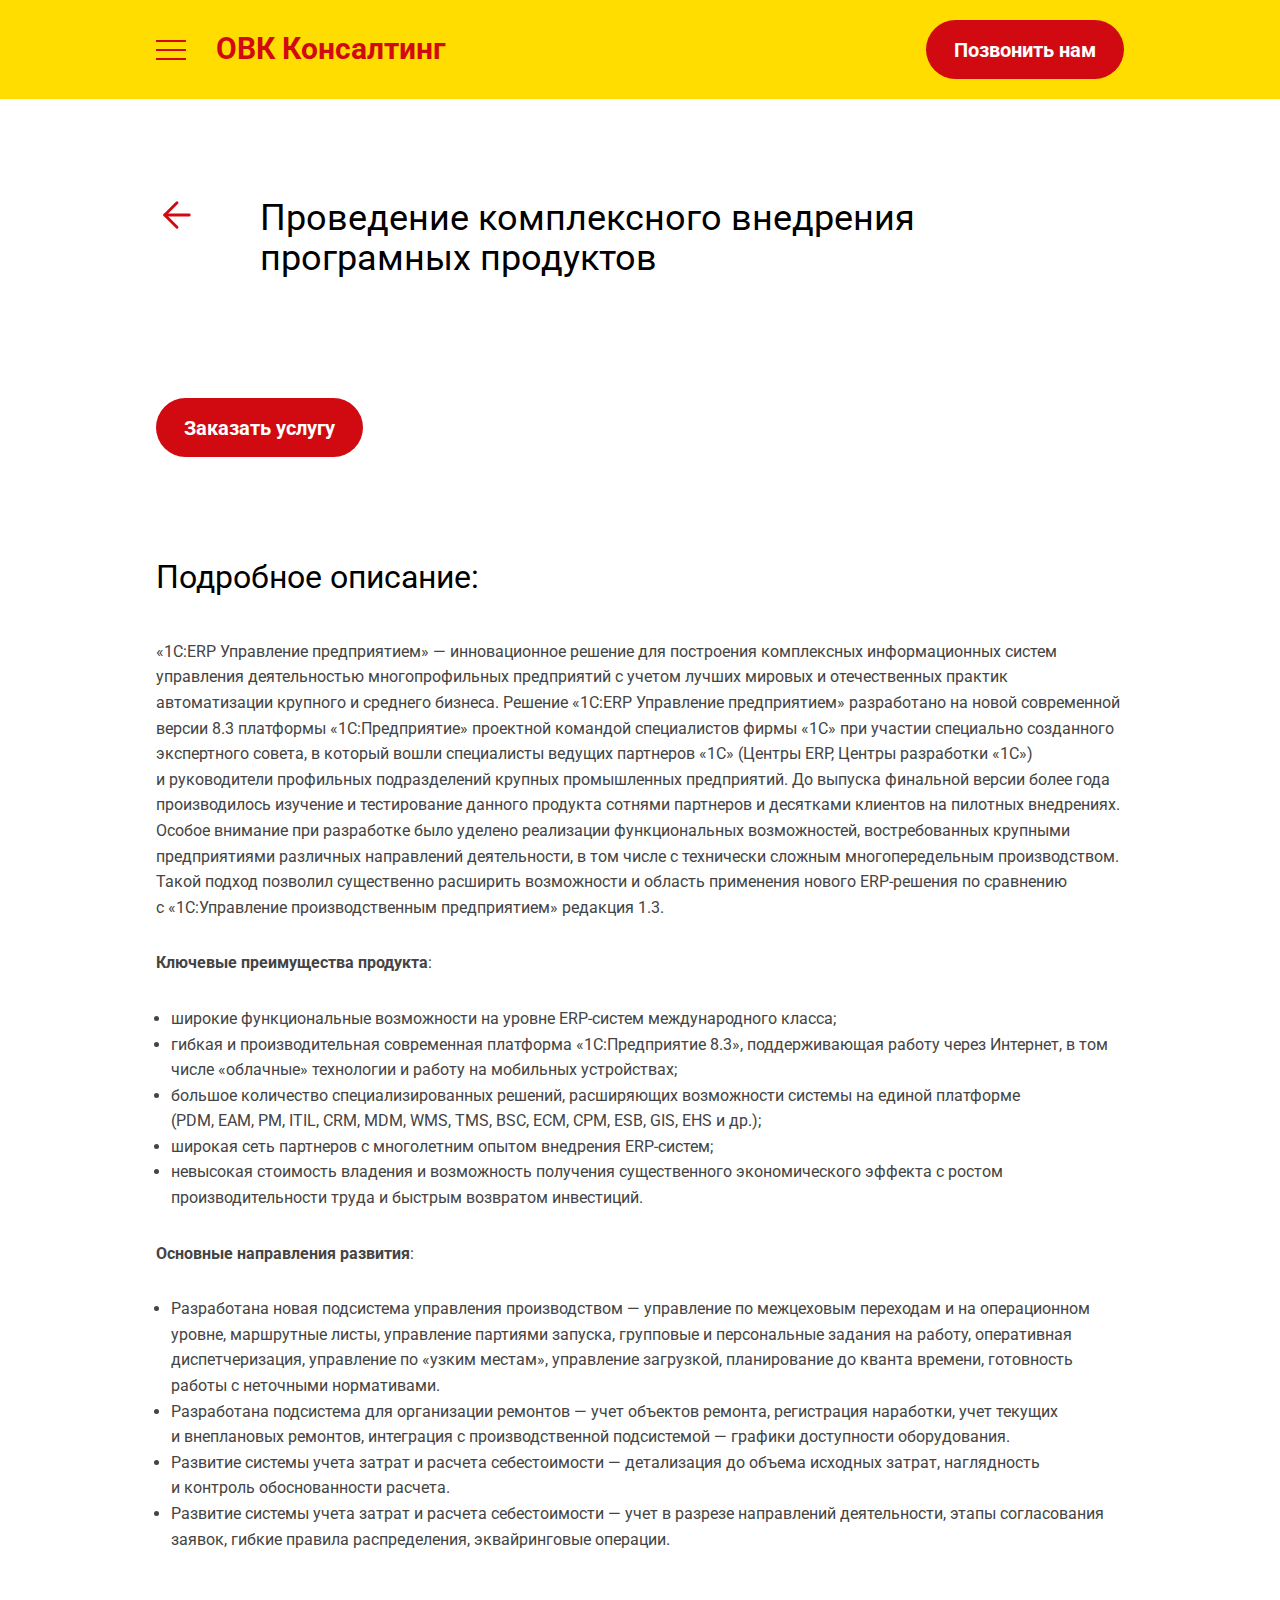
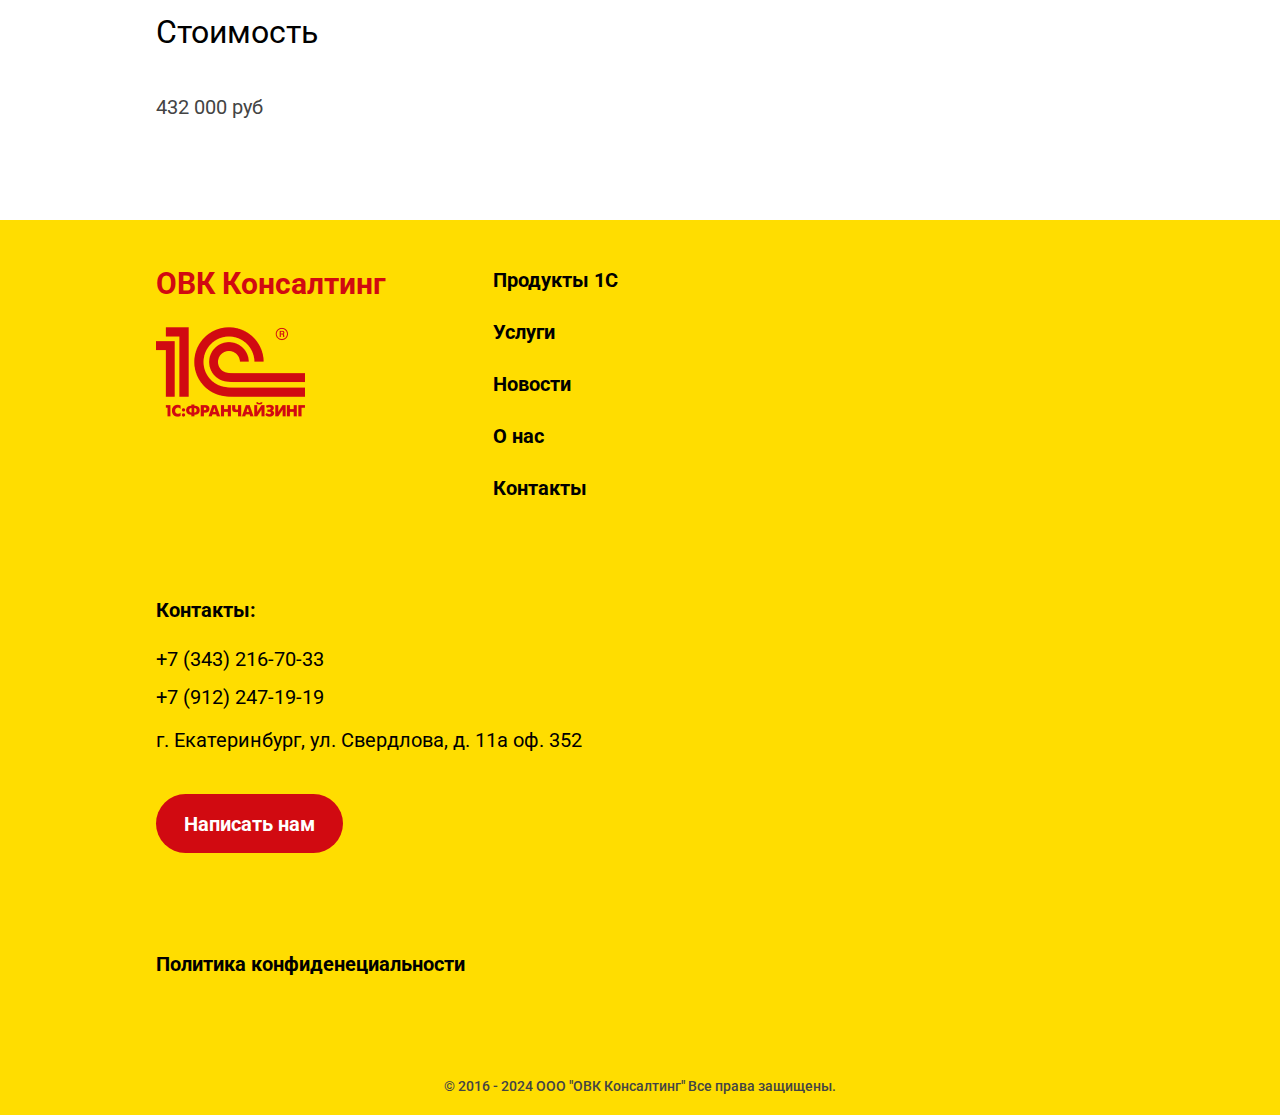
<file: service-1.html>
<!DOCTYPE html>
<html lang="ru">
<head>
    <meta charset="UTF-8">
    <link rel="stylesheet" href="assets/css/style.css">
    
    <!-- font -->
    
    <link rel="preconnect" href="https://fonts.googleapis.com">
    <link rel="preconnect" href="https://fonts.gstatic.com" crossorigin>
    <link href="https://fonts.googleapis.com/css2?family=Roboto:ital,wght@0,100;0,300;0,400;0,500;0,700;0,900;1,100;1,300;1,400;1,500;1,700;1,900&display=swap" rel="stylesheet">
    
    <!-- Favicon -->
    <link rel="apple-touch-icon" sizes="180x180" href="assets/img/favicon/apple-touch-icon.png">
    <link rel="icon" type="image/png" sizes="32x32" href="assets/img/favicon/favicon-32x32.png">
    <link rel="icon" type="image/png" sizes="16x16" href="assets/img/favicon/favicon-16x16.png">
    <link rel="manifest" href="assets/img/favicon/site.webmanifest">
    <link rel="mask-icon" href="assets/img/favicon/safari-pinned-tab.svg" color="#5bbad5">
    <meta name="msapplication-TileColor" content="#da532c">
    <meta name="theme-color" content="#ffffff">
    
    
    <!-- Useful meta tags -->
    <meta http-equiv="X-UA-Compatible" content="IE=edge">
    <meta name="viewport" content="width=device-width, initial-scale=1.0">
    <meta name="robots" content="index, follow, noodp">
    <meta name="googlebot" content="index, follow">
    <meta name="google" content="notranslate">
    <meta name="format-detection" content="telephone=no">
    <meta name="keywords" content="">
    <meta name="description" content="">
    
    <title>Проведение комплексного внедрения програмных продуктов</title></head>
<body class="body">

    <svg style="display: none;">
    
        <symbol id="chevron-left" fill="none" viewBox="0 0 24 24">
            <g>
                <path stroke="" stroke-linecap="round" stroke-linejoin="round" stroke-width="2" d="m15 19-7-7 7-7"/>
            </g>
        </symbol>
    
        <symbol id="chevron-right" fill="none" viewBox="0 0 24 24">
            <g>
                <path stroke="" stroke-linecap="round" stroke-linejoin="round" stroke-width="2" d="m9 5 7 7-7 7"/>
            </g>
        </symbol>
    
        <symbol id="chevron-left-modified" fill="none" viewBox="0 0 44 44">
            <g>
                <path d="M34.8334 22H9.16675" stroke="" stroke-width="3" stroke-linecap="round" stroke-linejoin="round"/>
                <path d="M22.0001 34.8333L9.16675 22L22.0001 9.16666" stroke="" stroke-width="3" stroke-linecap="round" stroke-linejoin="round"/>
            </g>
        </symbol>
    
        <symbol id="modal" fill="none" viewBox="0 0 60 60">
            <g>
                <path d="M45 15L15 45" stroke="" stroke-width="2" stroke-linecap="round" stroke-linejoin="round"/>
                <path d="M15 15L45 45" stroke="" stroke-width="2" stroke-linecap="round" stroke-linejoin="round"/>
            </g>
        </symbol>
    
        <symbol id="phone" viewBox="0 0 477.156 477.156">
            <g>
                <path d="M475.009,380.316l-2.375-7.156c-5.625-16.719-24.062-34.156-41-38.75l-62.688-17.125c-17-4.625-41.25,1.594-53.688,14.031
                l-22.688,22.688c-82.453-22.28-147.109-86.938-169.359-169.375L145.9,161.94c12.438-12.438,18.656-36.656,14.031-53.656
                l-17.094-62.719c-4.625-16.969-22.094-35.406-38.781-40.969L96.9,2.19c-16.719-5.563-40.563,0.063-53,12.5L9.962,48.659
                C3.899,54.69,0.024,71.94,0.024,72.003c-1.187,107.75,41.063,211.562,117.281,287.781c76.031,76.031,179.454,118.219,286.891,117.313c0.562,0,18.312-3.813,24.375-9.845l33.938-33.938C474.946,420.878,480.571,397.035,475.009,380.316z"/>
            </g>
        </symbol>
    </svg>
    <div class="page">
        <header class="header">
            <div class="container  container--header">
                <div class="header__inner">
                    <button class="burger" id="burger">
                        <span class="burger__span">Burger Nav</span>
                    </button>
        
                    <div class="header__logo">
                        <a class="main-logo" href="index.html">ОВК Консалтинг</a>
                    </div>
        
                    <nav class="nav  nav--header">
                        <div class="container-burger">
                            <ul class="nav__list  nav__list--header">
                                <li class="nav__list-li">
                                    <a class="nav__link" href="products.html">Продукты</a>
                                    <ul class="dropdown-menu">
                                        <li class="nav__list-li"><a class="nav__link" href="#">Программные продукты 1С</a></li>
                                        <li class="nav__list-li"><a class="nav__link" href="#">Битрикс</a></li>
                                        <li class="nav__list-li"><a class="nav__link" href="#">Сервис облачной фискации</a></li>
                                    </ul>
                                </li>
                                <li class="nav__list-li">
                                    <a class="nav__link" href="services.html">Услуги</a>
                                </li>
                                <li class="nav__list-li">
                                    <a class="nav__link" href="news.html">Новости</a>
                                </li>
                                <li class="nav__list-li">
                                    <a class="nav__link" href="about.html">О нас</a>
                                </li>
                                <li class="nav__list-li">
                                    <a class="nav__link" href="contacts.html">Контакты</a>
                                </li>
                            </ul>
                        </div>
                    </nav>
        
                    <button class="btn  btn--header  btn--call  btn-modal  scroll-off" data-path="modal-call">Позвонить нам</button>
        
                    <button class="btn  btn--header  btn--call-icon  btn-modal  scroll-off" type="button" data-path="modal-call">
                        <svg class="sprites  sprites--phone">
                            <use xlink:href="#phone"></use>
                        </svg>
                    </button>
                </div>
            </div>
        </header>
        <main class="main">
            
            <div class="services">
                <div class="container">
                    <div class="content  content--main">
                        <div class="content__header">
                            <a class="content__before" href="services.html">
                                <svg class="sprites  sprites--chevron">
                                    <use xlink:href="#chevron-left-modified"></use>
                                </svg>
                            </a>
            
                            <h1 class="content__title  content__title--description">Проведение комплексного внедрения програмных продуктов</h1>
            
                            <button class="btn  btn--order  btn-modal  scroll-off" data-path="modal-call">Заказать услугу</button>
                        </div>
            
                        <div class="content__content">
                            <h3 class="content__subtitle">Подробное описание:</h3>
            
                            <div class="content__description">
                                <p>
                                    «1С:ERP Управление предприятием» — инновационное решение для построения комплексных информационных систем управления деятельностью многопрофильных предприятий с учетом лучших мировых и отечественных практик автоматизации крупного и среднего бизнеса.
                                    Решение «1С:ERP Управление предприятием» разработано на новой современной версии 8.3 платформы «1С:Предприятие» проектной командой специалистов фирмы «1С» при участии специально созданного экспертного совета, в который вошли специалисты ведущих партнеров «1С» (Центры ERP, Центры разработки «1С») и руководители профильных подразделений крупных промышленных предприятий. До выпуска финальной версии более года производилось изучение и тестирование данного продукта сотнями партнеров и десятками клиентов на пилотных внедрениях.
                                    Особое внимание при разработке было уделено реализации функциональных возможностей, востребованных крупными предприятиями различных направлений деятельности, в том числе с технически сложным многопередельным производством. Такой подход позволил существенно расширить возможности и область применения нового ERP-решения по сравнению с «1С:Управление производственным предприятием» редакция 1.3.
                                </p>
            
                                <p>
                                    <strong>Ключевые преимущества продукта</strong>:
                                </p>
            
                                
                                <ul>
                                    <li>широкие функциональные возможности на уровне ERP-систем международного класса;</li>
                                    <li>гибкая и производительная современная платформа «1С:Предприятие 8.3», поддерживающая работу через Интернет, в том числе «облачные» технологии и работу на мобильных устройствах;</li>
                                    <li>большое количество специализированных решений, расширяющих возможности системы на единой платформе (PDM, EAM, PM, ITIL, CRM, MDM, WMS, TMS, BSC, ECM, CPM, ESB, GIS, EHS и др.);</li>
                                    <li>широкая сеть партнеров с многолетним опытом внедрения ERP-систем;</li>
                                    <li>невысокая стоимость владения и возможность получения существенного экономического эффекта с ростом производительности труда и быстрым возвратом инвестиций.
                                    </li>
                                </ul>
            
                                <p></p>
            
                                <p>
                                    <strong>Основные направления развития</strong>:
                                </p>
                                
                                <ul>
                                    <li>Разработана новая подсистема управления производством — управление по межцеховым переходам и на операционном уровне, маршрутные листы, управление партиями запуска, групповые и персональные задания на работу, оперативная диспетчеризация, управление по «узким местам», управление загрузкой, планирование до кванта времени, готовность работы с неточными нормативами.</li>
                                    <li>Разработана подсистема для организации ремонтов — учет объектов ремонта, регистрация наработки, учет текущих и внеплановых ремонтов, интеграция с производственной подсистемой — графики доступности оборудования.</li>
                                    <li>Развитие системы учета затрат и расчета себестоимости — детализация до объема исходных затрат, наглядность и контроль обоснованности расчета.</li>
                                    <li>Развитие системы учета затрат и расчета себестоимости — учет в разрезе направлений деятельности, этапы согласования заявок, гибкие правила распределения, эквайринговые операции.
                                    </li>
                                </ul>
            
                                
                            </div>
            
                            <div class="content__price">
                                <h3 class="content__subtitle">Стоимость</h3>
                                
                                <span class="content__price-value">
                                    432 000 руб
                                </span>
                            </div>
                        </div> <!-- /.content__content -->
                    </div> <!-- /.content -->
                </div> <!-- /.container -->
            </div> <!-- /.services -->
        </main>
        
        <div class="footer">
            <div class="container">
                <div class="footer__inner">
                    <div class="footer__col-1">
                        <a class="main-logo" href="index.html">ОВК Консалтинг</a>
                        <img class="logo-franchaizing-footer" src="assets/img/footer/logo-franchaizing.png" width="149" height="106" alt="">
                    </div>
        
                    <div class="footer__col-2">
                        <nav class="nav  nav--footer">
                            <ul class="nav__list  nav__list--footer">
                                <li class="nav__list-li">
                                    <a class="nav__link" href="products.html">Продукты 1С</a>
                                </li>
                                <li class="nav__list-li">
                                    <a class="nav__link" href="services.html">Услуги</a>
                                </li>
                                <li class="nav__list-li">
                                    <a class="nav__link" href="news.html">Новости</a>
                                </li>
                                <li class="nav__list-li">
                                    <a class="nav__link" href="about.html">О нас</a>
                                </li>
                                <li class="nav__list-li">
                                    <a class="nav__link" href="contacts.html">Контакты</a>
                                </li>
                            </ul>
                        </nav>
                    </div>
        
                    <div class="footer__col-3">
                        <div class="nav  nav--footer">
                            <ul class="nav__list  nav__list--footer">
                                <li class="nav__list-li">
                                    <a class="nav__link" href="privacy-policy.html">Политика конфиденециальности</a>
                                </li>
                            </ul>
                        </div>
                    </div>
        
                    <div class="footer__col-4">
                        <div class="footer__contacts">
                            <div class="footer__contacts-header">
                                <h3 class="footer__contacts-title">Контакты:</h3>
                            </div>
                            
                            <div class="footer__contacts-content">
                                <ul class="footer__contacts-phones">
                                    <li class="footer__contacts-phones-li">
                                        <a class="footer__contacts-link  nav__link" href="tel:+73432167033">+7 (343) 216-70-33</a>
                                    </li>
        
                                    <li class="footer__contacts-phones-li">
                                        <a class="footer__contacts-link  nav__link" href="tel:+79122471919">+7 (912) 247-19-19</a>
                                    </li>
                                </ul>
                                <ul class="footer__contacts-address">
                                    <li class="footer__contacts-phones-li">
                                        <a class="footer__contacts-link  nav__link" href="https://yandex.ru/maps/-/CDFlaX3W" target="_blank">г. Екатеринбург, ул. Свердлова, д. 11а оф. 352</a>
                                    </li>
                                </ul>
        
                                <button class="btn  btn--write  btn-modal  scroll-off" data-path="modal-write">Написать нам</button>
                            </div>
                        </div>
                    </div>
                </div><!-- /.footer__inner -->
        
                <div class="copyright">
                    © 2016 - 2024 ООО "ОВК Консалтинг"
        Все права защищены.
                </div>
            </div><!-- /.container -->
        </div><!-- /.footer -->    </div>

    <div class="modals">
		<div class="modal__overlay">
			<div class="modal modal--1" data-target="modal-call">
				<div class="modal__inner">
                    <div class="modal__header">
                        <h3 class="modal__title">Подберем решения под ваши бизнес-задачи</h3>
                    </div>
                    
                    <div class="modal__content">
                        <div class="modal__contacts">
                            <ul class="modal__list">
                                <li class="modal__list-li">
                                    <a class="modal__contacts-link" href="tel:+73432167033">+7 (343) 216-70-33</a>
                                </li>
    
                                <li class="modal__list-li">
                                    <a class="modal__contacts-link" href="tel:+79122471919">+7 (912) 247-19-19</a>
                                </li>
                            </ul>
                        </div>

                        <button class="btn  btn--write  btn-modal" data-path="modal-write">Написать нам</button>
                    </div>
                </div>
                
                <button class="modal__close">
                    <svg class="sprites  sprites--modal">
                        <use xlink:href="#modal"></use>
                    </svg>
                </button>
			</div>

            <div class="modal modal--2" data-target="modal-write">
				<div class="modal__inner">
                    <div class="modal__header">
                        <h3 class="modal__title">Написать нам</h3>
                    </div>
                    
                    <div class="modal__content">
                        <form action="/" method="post" class="modal__form">
                            <div class="modal__form-blocks">
                                <div class="modal__form-block">
                                    <input class="modal__form-input" type="text" placeholder="Ваше имя" required>
                                </div>

                                <div class="modal__form-block">
                                    <input class="modal__form-input" type="email" placeholder="Ваш email" required>
                                </div>

                                <div class="modal__form-block">
                                    <textarea class="modal__form-area" placeholder="Ваш вопрос" required></textarea>
                                </div>
                            </div>
                            

                            <button class="btn" data-path="modal-write" type="submit">Написать нам</button>
                        </form>
                    </div>
                </div>
                
                <button class="modal__close">
                    <svg class="sprites  sprites--modal">
                        <use xlink:href="#modal"></use>
                    </svg>
                </button>
			</div>
		</div>
	</div>

    <!-- Scripts -->
    <script src="assets/js/app.min.js"></script>
</body>
</html>
</file>
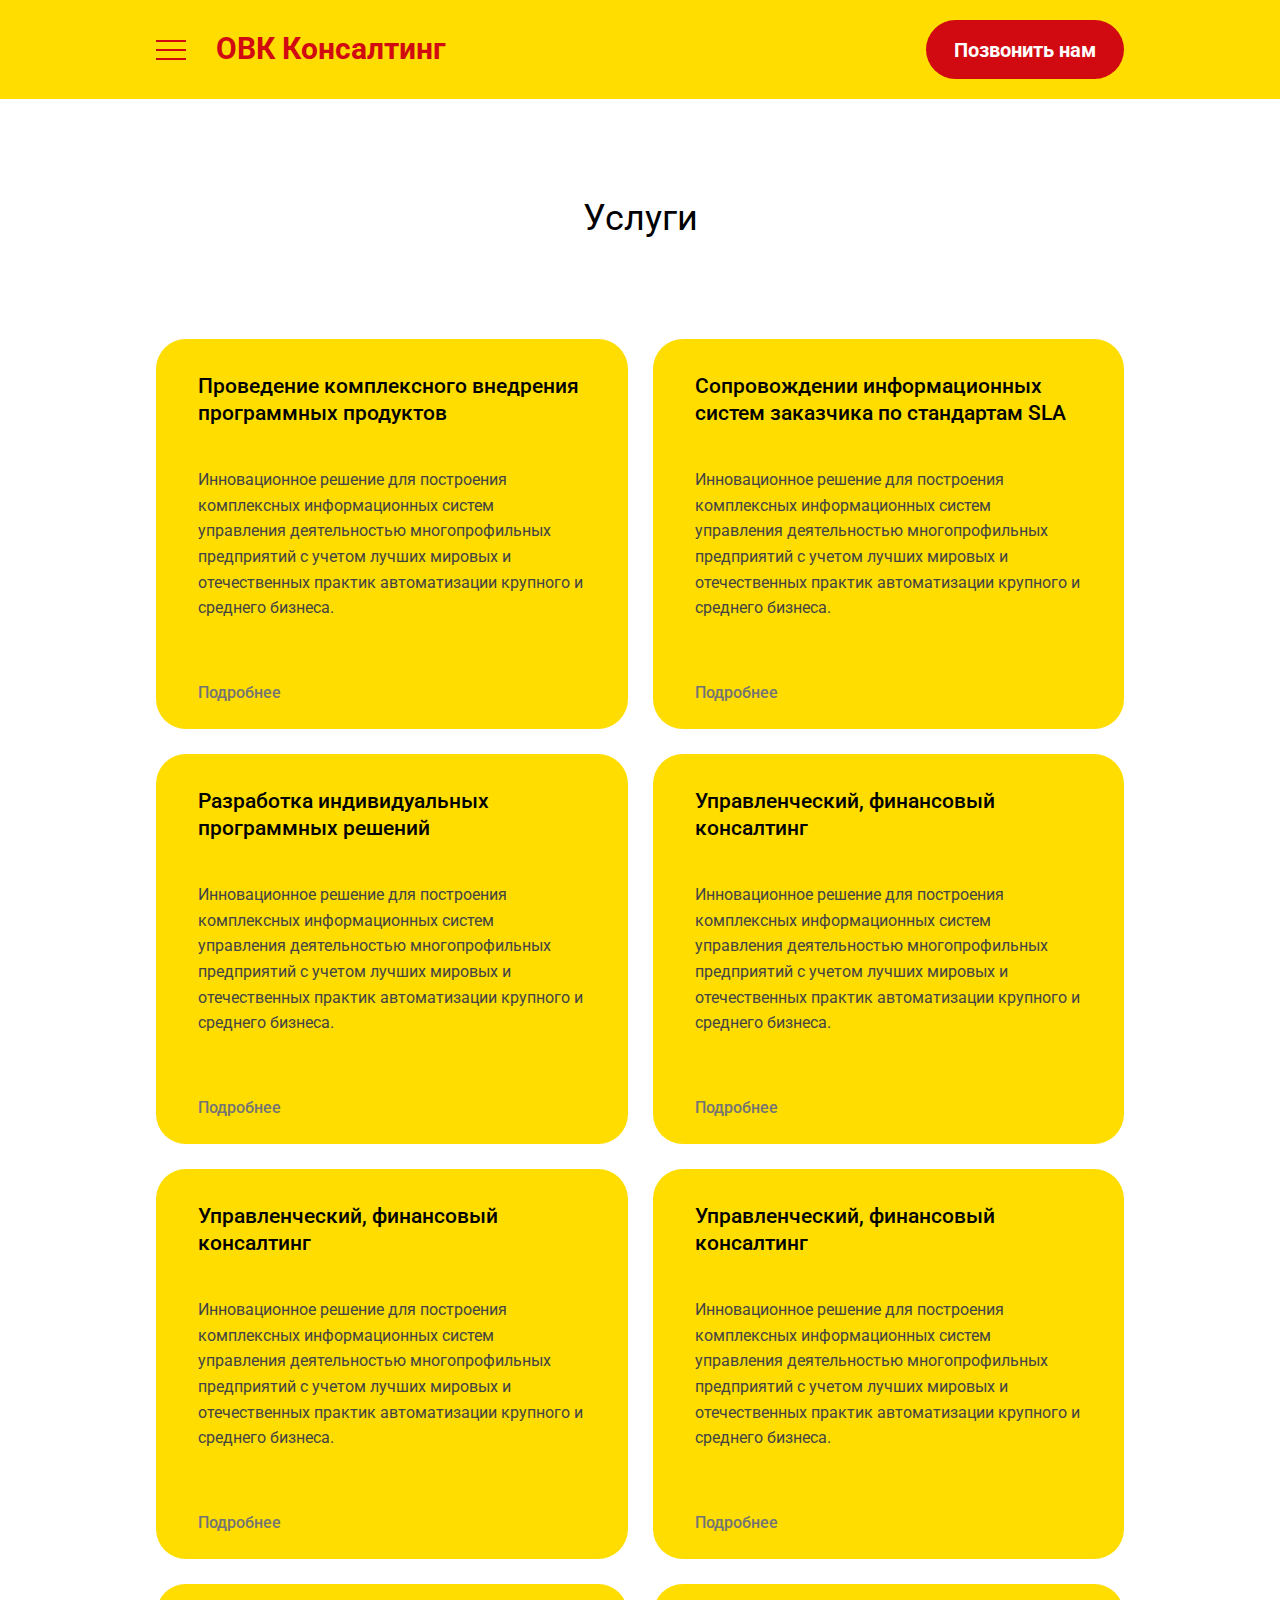
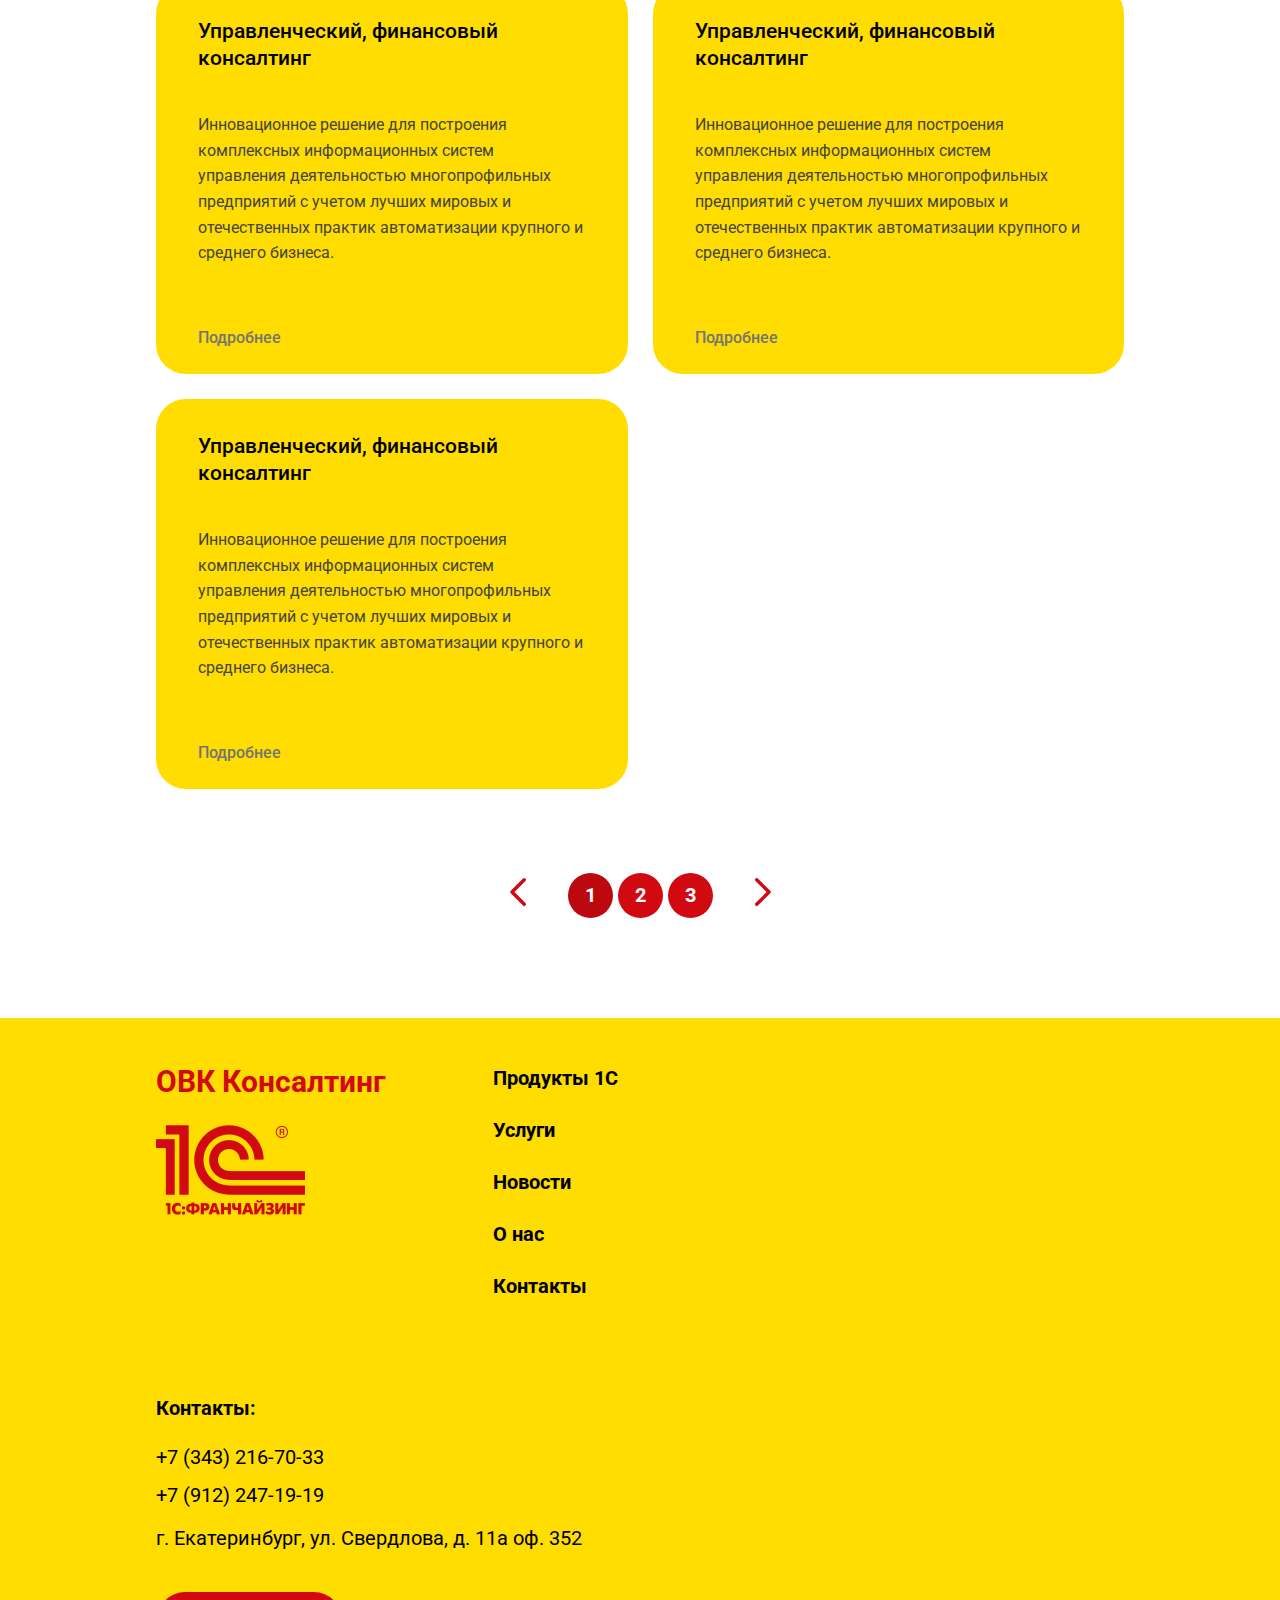
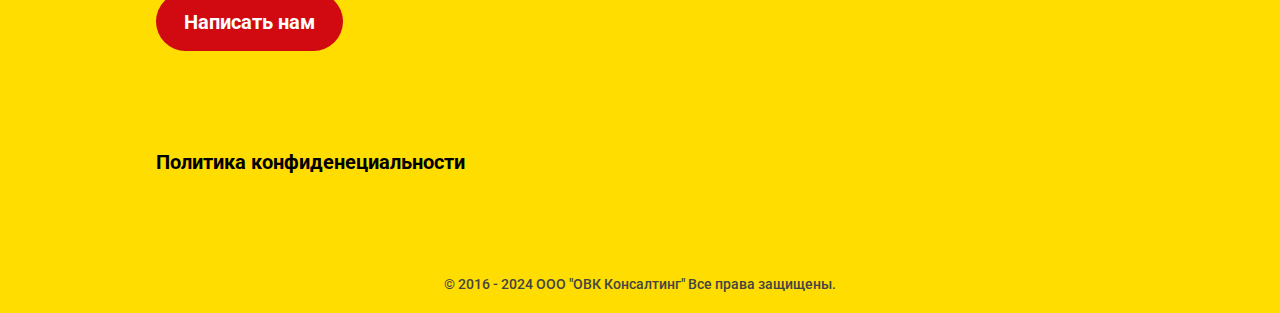
<file: services.html>
<!DOCTYPE html>
<html lang="ru">
<head>
    <meta charset="UTF-8">
    <link rel="stylesheet" href="assets/css/style.css">
    
    <!-- font -->
    
    <link rel="preconnect" href="https://fonts.googleapis.com">
    <link rel="preconnect" href="https://fonts.gstatic.com" crossorigin>
    <link href="https://fonts.googleapis.com/css2?family=Roboto:ital,wght@0,100;0,300;0,400;0,500;0,700;0,900;1,100;1,300;1,400;1,500;1,700;1,900&display=swap" rel="stylesheet">
    
    <!-- Favicon -->
    <link rel="apple-touch-icon" sizes="180x180" href="assets/img/favicon/apple-touch-icon.png">
    <link rel="icon" type="image/png" sizes="32x32" href="assets/img/favicon/favicon-32x32.png">
    <link rel="icon" type="image/png" sizes="16x16" href="assets/img/favicon/favicon-16x16.png">
    <link rel="manifest" href="assets/img/favicon/site.webmanifest">
    <link rel="mask-icon" href="assets/img/favicon/safari-pinned-tab.svg" color="#5bbad5">
    <meta name="msapplication-TileColor" content="#da532c">
    <meta name="theme-color" content="#ffffff">
    
    
    <!-- Useful meta tags -->
    <meta http-equiv="X-UA-Compatible" content="IE=edge">
    <meta name="viewport" content="width=device-width, initial-scale=1.0">
    <meta name="robots" content="index, follow, noodp">
    <meta name="googlebot" content="index, follow">
    <meta name="google" content="notranslate">
    <meta name="format-detection" content="telephone=no">
    <meta name="keywords" content="">
    <meta name="description" content="">
    
    <title>Услуги</title></head>
<body class="body">

    <svg style="display: none;">
    
        <symbol id="chevron-left" fill="none" viewBox="0 0 24 24">
            <g>
                <path stroke="" stroke-linecap="round" stroke-linejoin="round" stroke-width="2" d="m15 19-7-7 7-7"/>
            </g>
        </symbol>
    
        <symbol id="chevron-right" fill="none" viewBox="0 0 24 24">
            <g>
                <path stroke="" stroke-linecap="round" stroke-linejoin="round" stroke-width="2" d="m9 5 7 7-7 7"/>
            </g>
        </symbol>
    
        <symbol id="chevron-left-modified" fill="none" viewBox="0 0 44 44">
            <g>
                <path d="M34.8334 22H9.16675" stroke="" stroke-width="3" stroke-linecap="round" stroke-linejoin="round"/>
                <path d="M22.0001 34.8333L9.16675 22L22.0001 9.16666" stroke="" stroke-width="3" stroke-linecap="round" stroke-linejoin="round"/>
            </g>
        </symbol>
    
        <symbol id="modal" fill="none" viewBox="0 0 60 60">
            <g>
                <path d="M45 15L15 45" stroke="" stroke-width="2" stroke-linecap="round" stroke-linejoin="round"/>
                <path d="M15 15L45 45" stroke="" stroke-width="2" stroke-linecap="round" stroke-linejoin="round"/>
            </g>
        </symbol>
    
        <symbol id="phone" viewBox="0 0 477.156 477.156">
            <g>
                <path d="M475.009,380.316l-2.375-7.156c-5.625-16.719-24.062-34.156-41-38.75l-62.688-17.125c-17-4.625-41.25,1.594-53.688,14.031
                l-22.688,22.688c-82.453-22.28-147.109-86.938-169.359-169.375L145.9,161.94c12.438-12.438,18.656-36.656,14.031-53.656
                l-17.094-62.719c-4.625-16.969-22.094-35.406-38.781-40.969L96.9,2.19c-16.719-5.563-40.563,0.063-53,12.5L9.962,48.659
                C3.899,54.69,0.024,71.94,0.024,72.003c-1.187,107.75,41.063,211.562,117.281,287.781c76.031,76.031,179.454,118.219,286.891,117.313c0.562,0,18.312-3.813,24.375-9.845l33.938-33.938C474.946,420.878,480.571,397.035,475.009,380.316z"/>
            </g>
        </symbol>
    </svg>
    <div class="page">
        <header class="header">
            <div class="container  container--header">
                <div class="header__inner">
                    <button class="burger" id="burger">
                        <span class="burger__span">Burger Nav</span>
                    </button>
        
                    <div class="header__logo">
                        <a class="main-logo" href="index.html">ОВК Консалтинг</a>
                    </div>
        
                    <nav class="nav  nav--header">
                        <div class="container-burger">
                            <ul class="nav__list  nav__list--header">
                                <li class="nav__list-li">
                                    <a class="nav__link" href="products.html">Продукты</a>
                                    <ul class="dropdown-menu">
                                        <li class="nav__list-li"><a class="nav__link" href="#">Программные продукты 1С</a></li>
                                        <li class="nav__list-li"><a class="nav__link" href="#">Битрикс</a></li>
                                        <li class="nav__list-li"><a class="nav__link" href="#">Сервис облачной фискации</a></li>
                                    </ul>
                                </li>
                                <li class="nav__list-li">
                                    <a class="nav__link" href="services.html">Услуги</a>
                                </li>
                                <li class="nav__list-li">
                                    <a class="nav__link" href="news.html">Новости</a>
                                </li>
                                <li class="nav__list-li">
                                    <a class="nav__link" href="about.html">О нас</a>
                                </li>
                                <li class="nav__list-li">
                                    <a class="nav__link" href="contacts.html">Контакты</a>
                                </li>
                            </ul>
                        </div>
                    </nav>
        
                    <button class="btn  btn--header  btn--call  btn-modal  scroll-off" data-path="modal-call">Позвонить нам</button>
        
                    <button class="btn  btn--header  btn--call-icon  btn-modal  scroll-off" type="button" data-path="modal-call">
                        <svg class="sprites  sprites--phone">
                            <use xlink:href="#phone"></use>
                        </svg>
                    </button>
                </div>
            </div>
        </header>
        <main class="main">
            
            <div class="services">
                <div class="container">
                    <div class="content  content--main">
                        <div class="content__header">
                            <h1 class="content__title">Услуги</h1>
                        </div>
            
                        <div class="content__content">
                            <div class="cards">
                                <div class="card">
                                    <div class="card__header">
                                        <h3 class="card__title">
                                            <a class="card__link" href="service-1.html">Проведение комплексного внедрения программных продуктов</a>
                                        </h3>
                                    </div>
                                    <div class="card__description">
                                        <p>
                                            Инновационное решение для построения комплексных информационных систем управления деятельностью многопрофильных предприятий с учетом лучших мировых и отечественных практик автоматизации крупного и среднего бизнеса. 
                                        </p>
                                    </div>
                                    <a class="card__detail" href="service-1.html">Подробнее</a>
                                </div>
            
                                <div class="card">
                                    <div class="card__header">
                                        <h3 class="card__title">
                                            <a class="card__link" href="service-1.html">Сопровождении информационных систем заказчика по стандартам SLA</a>
                                        </h3>
                                    </div>
                                    <div class="card__description">
                                        <p>
                                            Инновационное решение для построения комплексных информационных систем управления деятельностью многопрофильных предприятий с учетом лучших мировых и отечественных практик автоматизации крупного и среднего бизнеса. 
                                        </p>
                                    </div>
                                    <a class="card__detail" href="service-1.html">Подробнее</a>
                                </div>
            
                                <div class="card">
                                    <div class="card__header">
                                        <h3 class="card__title">
                                            <a class="card__link" href="service-1.html">Разработка индивидуальных программных решений</a>
                                        </h3>
                                    </div>
                                    <div class="card__description">
                                        <p>
                                            Инновационное решение для построения комплексных информационных систем управления деятельностью многопрофильных предприятий с учетом лучших мировых и отечественных практик автоматизации крупного и среднего бизнеса. 
                                        </p>
                                    </div>
                                    <a class="card__detail" href="service-1.html">Подробнее</a>
                                </div>
            
                                <div class="card">
                                    <div class="card__header">
                                        <h3 class="card__title">
                                            <a class="card__link" href="service-1.html">Управленческий, финансовый консалтинг</a>
                                        </h3>
                                    </div>
                                    <div class="card__description">
                                        <p>
                                            Инновационное решение для построения комплексных информационных систем управления деятельностью многопрофильных предприятий с учетом лучших мировых и отечественных практик автоматизации крупного и среднего бизнеса. 
                                        </p>
                                    </div>
                                    <a class="card__detail" href="service-1.html">Подробнее</a>
                                </div>
            
                                <div class="card">
                                    <div class="card__header">
                                        <h3 class="card__title">
                                            <a class="card__link" href="service-1.html">Управленческий, финансовый консалтинг</a>
                                        </h3>
                                    </div>
                                    <div class="card__description">
                                        <p>
                                            Инновационное решение для построения комплексных информационных систем управления деятельностью многопрофильных предприятий с учетом лучших мировых и отечественных практик автоматизации крупного и среднего бизнеса. 
                                        </p>
                                    </div>
                                    <a class="card__detail" href="service-1.html">Подробнее</a>
                                </div>
            
                                <div class="card">
                                    <div class="card__header">
                                        <h3 class="card__title">
                                            <a class="card__link" href="service-1.html">Управленческий, финансовый консалтинг</a>
                                        </h3>
                                    </div>
                                    <div class="card__description">
                                        <p>
                                            Инновационное решение для построения комплексных информационных систем управления деятельностью многопрофильных предприятий с учетом лучших мировых и отечественных практик автоматизации крупного и среднего бизнеса. 
                                        </p>
                                    </div>
                                    <a class="card__detail" href="service-1.html">Подробнее</a>
                                </div>
            
                                <div class="card">
                                    <div class="card__header">
                                        <h3 class="card__title">
                                            <a class="card__link" href="service-1.html">Управленческий, финансовый консалтинг</a>
                                        </h3>
                                    </div>
                                    <div class="card__description">
                                        <p>
                                            Инновационное решение для построения комплексных информационных систем управления деятельностью многопрофильных предприятий с учетом лучших мировых и отечественных практик автоматизации крупного и среднего бизнеса. 
                                        </p>
                                    </div>
                                    <a class="card__detail" href="service-1.html">Подробнее</a>
                                </div>
            
                                <div class="card">
                                    <div class="card__header">
                                        <h3 class="card__title">
                                            <a class="card__link" href="service-1.html">Управленческий, финансовый консалтинг</a>
                                        </h3>
                                    </div>
                                    <div class="card__description">
                                        <p>
                                            Инновационное решение для построения комплексных информационных систем управления деятельностью многопрофильных предприятий с учетом лучших мировых и отечественных практик автоматизации крупного и среднего бизнеса. 
                                        </p>
                                    </div>
                                    <a class="card__detail" href="service-1.html">Подробнее</a>
                                </div>
            
                                <div class="card">
                                    <div class="card__header">
                                        <h3 class="card__title">
                                            <a class="card__link" href="service-1.html">Управленческий, финансовый консалтинг</a>
                                        </h3>
                                    </div>
                                    <div class="card__description">
                                        <p>
                                            Инновационное решение для построения комплексных информационных систем управления деятельностью многопрофильных предприятий с учетом лучших мировых и отечественных практик автоматизации крупного и среднего бизнеса. 
                                        </p>
                                    </div>
                                    <a class="card__detail" href="service-1.html">Подробнее</a>
                                </div>
                            </div> <!-- /.cards -->
            
                            <div class="pagination">
                                <div class="nav-links">
                                    <span class="page-numbers current" href="#">1</span>
                                    <a class="page-numbers" href="#">2</a>
                                    <a class="page-numbers" href="#">3</a>
            
                                    <a class="prev" href="#">
                                        <svg class="sprites  sprites--chevron">
                                            <use xlink:href="#chevron-left"></use>
                                        </svg>
                                    </a>
                                    <a class="next" href="#">
                                        <svg class="sprites  sprites--chevron">
                                            <use xlink:href="#chevron-right"></use>
                                        </svg>
                                    </a>
                                </div>
                            </div>
                        </div> <!-- /.content__content -->
                    </div> <!-- /.content -->
                </div> <!-- /.container -->
            </div> <!-- /.services -->
        </main>
        
        <div class="footer">
            <div class="container">
                <div class="footer__inner">
                    <div class="footer__col-1">
                        <a class="main-logo" href="index.html">ОВК Консалтинг</a>
                        <img class="logo-franchaizing-footer" src="assets/img/footer/logo-franchaizing.png" width="149" height="106" alt="">
                    </div>
        
                    <div class="footer__col-2">
                        <nav class="nav  nav--footer">
                            <ul class="nav__list  nav__list--footer">
                                <li class="nav__list-li">
                                    <a class="nav__link" href="products.html">Продукты 1С</a>
                                </li>
                                <li class="nav__list-li">
                                    <a class="nav__link" href="services.html">Услуги</a>
                                </li>
                                <li class="nav__list-li">
                                    <a class="nav__link" href="news.html">Новости</a>
                                </li>
                                <li class="nav__list-li">
                                    <a class="nav__link" href="about.html">О нас</a>
                                </li>
                                <li class="nav__list-li">
                                    <a class="nav__link" href="contacts.html">Контакты</a>
                                </li>
                            </ul>
                        </nav>
                    </div>
        
                    <div class="footer__col-3">
                        <div class="nav  nav--footer">
                            <ul class="nav__list  nav__list--footer">
                                <li class="nav__list-li">
                                    <a class="nav__link" href="privacy-policy.html">Политика конфиденециальности</a>
                                </li>
                            </ul>
                        </div>
                    </div>
        
                    <div class="footer__col-4">
                        <div class="footer__contacts">
                            <div class="footer__contacts-header">
                                <h3 class="footer__contacts-title">Контакты:</h3>
                            </div>
                            
                            <div class="footer__contacts-content">
                                <ul class="footer__contacts-phones">
                                    <li class="footer__contacts-phones-li">
                                        <a class="footer__contacts-link  nav__link" href="tel:+73432167033">+7 (343) 216-70-33</a>
                                    </li>
        
                                    <li class="footer__contacts-phones-li">
                                        <a class="footer__contacts-link  nav__link" href="tel:+79122471919">+7 (912) 247-19-19</a>
                                    </li>
                                </ul>
                                <ul class="footer__contacts-address">
                                    <li class="footer__contacts-phones-li">
                                        <a class="footer__contacts-link  nav__link" href="https://yandex.ru/maps/-/CDFlaX3W" target="_blank">г. Екатеринбург, ул. Свердлова, д. 11а оф. 352</a>
                                    </li>
                                </ul>
        
                                <button class="btn  btn--write  btn-modal  scroll-off" data-path="modal-write">Написать нам</button>
                            </div>
                        </div>
                    </div>
                </div><!-- /.footer__inner -->
        
                <div class="copyright">
                    © 2016 - 2024 ООО "ОВК Консалтинг"
        Все права защищены.
                </div>
            </div><!-- /.container -->
        </div><!-- /.footer -->    </div>

    <div class="modals">
		<div class="modal__overlay">
			<div class="modal modal--1" data-target="modal-call">
				<div class="modal__inner">
                    <div class="modal__header">
                        <h3 class="modal__title">Подберем решения под ваши бизнес-задачи</h3>
                    </div>
                    
                    <div class="modal__content">
                        <div class="modal__contacts">
                            <ul class="modal__list">
                                <li class="modal__list-li">
                                    <a class="modal__contacts-link" href="tel:+73432167033">+7 (343) 216-70-33</a>
                                </li>
    
                                <li class="modal__list-li">
                                    <a class="modal__contacts-link" href="tel:+79122471919">+7 (912) 247-19-19</a>
                                </li>
                            </ul>
                        </div>

                        <button class="btn  btn--write  btn-modal" data-path="modal-write">Написать нам</button>
                    </div>
                </div>
                
                <button class="modal__close">
                    <svg class="sprites  sprites--modal">
                        <use xlink:href="#modal"></use>
                    </svg>
                </button>
			</div>

            <div class="modal modal--2" data-target="modal-write">
				<div class="modal__inner">
                    <div class="modal__header">
                        <h3 class="modal__title">Написать нам</h3>
                    </div>
                    
                    <div class="modal__content">
                        <form action="/" method="post" class="modal__form">
                            <div class="modal__form-blocks">
                                <div class="modal__form-block">
                                    <input class="modal__form-input" type="text" placeholder="Ваше имя" required>
                                </div>

                                <div class="modal__form-block">
                                    <input class="modal__form-input" type="email" placeholder="Ваш email" required>
                                </div>

                                <div class="modal__form-block">
                                    <textarea class="modal__form-area" placeholder="Ваш вопрос" required></textarea>
                                </div>
                            </div>
                            

                            <button class="btn" data-path="modal-write" type="submit">Написать нам</button>
                        </form>
                    </div>
                </div>
                
                <button class="modal__close">
                    <svg class="sprites  sprites--modal">
                        <use xlink:href="#modal"></use>
                    </svg>
                </button>
			</div>
		</div>
	</div>

    <!-- Scripts -->
    <script src="assets/js/app.min.js"></script>
</body>
</html>
</file>
<file: assets/css/style.css>
/* Media */
:root {
  /* Colors
  =========================*/
    --color_primary_1: #D10A11;
    --color_primary_1_darker: #bc090f;
    --color_primary_2: #444444;
    --color_primary_3: #FFDD00;
    --color_primary_3_darker: #e6c700;
    --color_primary_4: #fff;
    --color_primary_5: rgba(88, 165, 255, 0.4);
    --color_primary_5_darker: rgba(88, 165, 255, .8);
    --color_primary_6: #000;
  /* Sizes
  =========================*/
    --size_logo: 30px;
    --size_title: 64px;
    --size_nav_header: 20px;
    --size_nav_header_dropdown: 16px;
    --size_nav_footer: 20px;
    --size_btn: 20px;
    --size_main_text: 20px;
    --size_content_title: 40px;
    --size_content_subtitle: 32px;
    --size_card_title: 21px;
    --size_card_description: 16px;
    --size_card_data: 16px;
    --size_itc_description: 18px;
    --size_about_description: 20px;
    --size_copyright: 14px;
    --size_pagination: 20px;
    --size_description: 16px;
    --size_price: 20px;
    --size_modal: 28px;
    --size_modal_title: 32px;
    --size_modal_input: 20px;
    --size_content_description_title: 36px;
  /* Transition
  =========================*/
    --transition_color: color .2s ease;
    --transition_bg: background-color .2s ease;
    --transition_stroke: stroke .2s ease;
    --transition_fill: stroke .2s ease;
    --transition_modal: all .2s ease-in;
    --transition_burger: transform .2s ease-in;
    --transition_sidebar: transform .2s ease-in;
    --transition_form: border .2s ease;
    --transition_dropdown: opacity .2s ease;
  /* Bg
  =========================*/
    --bg_intro: var(--color_primary_3);
    --bg: var(--color_primary_4);
    --bg_modal: var(--color_primary_4);
    --bg_burger: var(--color_primary_3);
  /* Border-radius
  =========================*/
    --border-radius: 30px;
  /* Height
  =========================*/
    --height_header: 99px;
  /* Media */
}

@media (max-width: 1400px) {
    :root {
        --size_nav_header: 30px;
        --size_nav_header_dropdown: 25px;
        --size_title: 50px;
    }
}

@media (max-width: 1200px) {
    :root {
        --size_card_title: 20px;
        --size_itc_description: 18px;
        --size_about_description: 18px;
        --size_nav_header: 25px;
        --size_nav_header_dropdown: 22px;
        --size_content_description_title: 35px;
    }
}

@media (max-width: 991px) {
    :root {
        --size_logo: 25px;
        --size_btn: 18px;
        --size_title: 40px;
        --size_main_text: 18px;
        --size_content_title: 35px;
        --size_content_description_title: 32px;
        --size_content_subtitle: 28px;
    }
}

@media (max-width: 768px) {
    :root {
        --size_logo: 20px;
        --size_itc_description: 16px;
        --size_about_description: 16px;
        --size_content_description_title: 28px;
        --size_content_subtitle: 25px;
        --height_header: 79px;
    }
}

@media (max-width: 576px) {
    :root {
        --size_logo: 18px;
        --size_title: 30px;
        --size_main_text: 16px;
        --size_card_title: 16px;
        --size_content_title: 26px;
        --size_btn: 16px;
        --size_nav_footer: 18px;
        --size_modal: 23px;
        --size_modal_title: 23px;
        --size_nav_header: 20px;
        --size_nav_header_dropdown: 18px;
        --size_pagination: 18px;
        --size_content_description_title: 24px;
        --size_content_subtitle: 18px;
        --size_nav_footer: 16px;
        --size_copyright: 12px;
        --height_header: 59px;
        --size_modal_input: 16px;
    }
}

/* Default
=========================*/
html {
    scroll-behavior: smooth;
}

body {
    width: 100vw;
    overflow-x: hidden;
    margin: 0;
    font-family: "Roboto", sans-serif;
    font-size: 16px;
    line-height: 1.3;
    color: var(--color_primary_2);
    background-color: var(--bg);
}

a {
    color: inherit;
    text-decoration: none;
}

p {
    margin: 0 0 30px;
}

p:last-child {
    margin: 0;
}

h1, h2, h3, h4, h5, h6 {
    margin: 0;
}

ul {
    margin: 0;
    padding-left: 0;
    list-style: none;
}

img {
    display: block;
}

button {
    margin: 0;
    padding: 0;
    background: none;
    border: none;
    cursor: pointer;
}

*,
*:before,
*:after {
    box-sizing: border-box;
}

:focus {
    outline: 0;
}

.body-scroll {
    overflow: hidden;
    height: 100vh;
}

.page {
    display: -ms-flexbox;
    display: flex;
    -ms-flex-direction: column;
    flex-direction: column;
    min-height: 100vh;
    overflow: hidden;
}

/* Blocks
=========================*/
.container {
    width: 100%;
    max-width: 1552px;
    padding: 0 86px;
    margin: 0 auto;
}

.container--header {
    height: 100%;
}

@media (max-width: 1400px) {
    .container {
        max-width: 1140px;
    }
}

@media (max-width: 1200px) {
    .container {
        max-width: 960px;
    }
}

@media (max-width: 991px) {
    .container {
        max-width: 720px;
        padding: 0 40px;
    }
}

@media (max-width: 768px) {
    .container {
        max-width: 540px;
    }
}

@media (max-width: 576px) {
    .container {
        padding: 0 20px;
    }
}

@media (max-width: 1400px) {
    .container-burger {
        width: 100%;
        max-width: 1552px;
        margin: 0 auto;
        max-width: 1140px;
        padding: 0 86px;
    }
}

@media (max-width: 1200px) {
    .container-burger {
        max-width: 960px;
    }
}

@media (max-width: 991px) {
    .container-burger {
        max-width: 720px;
        padding: 0 40px;
    }
}

@media (max-width: 768px) {
    .container-burger {
        max-width: 540px;
    }
}

@media (max-width: 576px) {
    .container-burger {
        padding: 0 20px;
    }
}

.header {
    height: var(--height_header);
    padding-top: 20px;
    padding-bottom: 20px;
    background-color: var(--color_primary_3);
}

.show-burger .header {
    position: fixed;
    top: 0;
    left: 0;
    right: 0;
    z-index: 999;
}

.header__inner {
    display: -ms-flexbox;
    display: flex;
    -ms-flex-pack: justify;
    justify-content: space-between;
    -ms-flex-align: center;
    align-items: center;
    height: 100%;
    position: relative;
}

.header__logo {
    margin-right: 90px;
}

@media (max-width: 1400px) {
    .header__logo {
        margin-left: 60px;
    }
}

@media (max-width: 991px) {
    .header__logo {
        margin-left: 50px;
    }
}

@media (max-width: 768px) {
    .header__logo {
        margin-right: 30px;
    }
}

@media (max-width: 576px) {
    .header__logo {
        margin-left: 45px;
    }
}

.nav {
    margin-right: 90px;
}

.nav--footer {
    margin-right: 0;
}

.show-burger .nav--header {
    display: block;
}

@media (max-width: 1400px) {
    .nav--header {
        display: none;
        width: 100%;
        position: fixed;
        top: var(--height_header);
        left: 0;
        right: 0;
        bottom: 0;
        z-index: 999;
        background-color: var(--bg_burger);
    }
}

.nav__list {
    display: -ms-flexbox;
    display: flex;
    gap: 35px;
    font-size: var(--size_nav_header);
    font-weight: 700;
    line-height: 1.1;
    color: var(--color_primary_6);
}

.nav__list--footer {
    -ms-flex-direction: column;
    flex-direction: column;
    gap: 20px;
    font-size: var(--size_nav_footer);
}

@media (max-width: 1400px) {
    .nav__list--footer {
        gap: 30px;
    }
}

@media (max-width: 576px) {
    .nav__list--footer {
        gap: 25px;
    }
}

@media (max-width: 1400px) {
    .nav__list--header {
        width: 100%;
        height: 100%;
        padding: 100px 0;
        gap: 50px;
        -ms-flex-direction: column;
        flex-direction: column;
        position: absolute;
        z-index: 1;
        overflow: auto;
    }
}

@media (max-width: 576px) {
    .nav__list--header {
        gap: 40px;
        padding: 80px 0;
    }
}

.nav__list-li {
    position: relative;
}

.nav__list-li:hover .dropdown-menu {
    opacity: 1;
    visibility: visible;
}

.dropdown-menu {
    display: -ms-flexbox;
    display: flex;
    width: -webkit-max-content;
    width: max-content;
    padding: 50px 20px 20px;
    -ms-flex-direction: column;
    flex-direction: column;
    gap: 30px;
    opacity: 0;
    visibility: hidden;
    position: absolute;
    top: 100%;
    left: 0;
    z-index: 99;
    font-size: var(--size_nav_header_dropdown);
    font-weight: 500;
    line-height: 1.1;
    color: var(--color_primary_6);
    background-color: var(--color_primary_3);
    transition: var(--transition_dropdown);
}

.dropdown-menu::after {
    content: "";
    display: block;
    width: 4px;
    height: calc(100% - 30px);
    background-color: var(--color_primary_1);
    position: absolute;
    bottom: 0;
    left: 0;
    z-index: 99;
}

@media (max-width: 1400px) {
    .dropdown-menu::after {
        display: none;
    }
}

@media (max-width: 1400px) {
    .dropdown-menu {
        display: -ms-flexbox;
        display: flex;
        visibility: visible;
        position: static;
        opacity: 1;
        padding: 50px 20px 20px;
        gap: 40px;
        background: none;
    }
}

@media (max-width: 991px) {
    .dropdown-menu {
        width: -webkit-fit-content;
        width: -moz-fit-content;
        width: fit-content;
    }
}

@media (max-width: 576px) {
    .dropdown-menu {
        padding: 40px 15px 15px;
        gap: 30px;
    }
}

.nav__link {
    transition: var(--transition_color);
}

.nav__link:hover {
    color: var(--color_primary_1);
}

.main-logo {
    font-size: var(--size_logo);
    font-weight: 700;
    line-height: 1;
    color: var(--color_primary_1);
    transition: var(--transition_color);
}

.main-logo:hover {
    color: var(--color_primary_1_darker);
}

.btn {
    padding: 1em 1.4em 0.95em;
    font-family: inherit;
    font-size: var(--size_btn);
    font-weight: 700;
    line-height: 1;
    color: var(--color_primary_4);
    background-color: var(--color_primary_1);
    border-radius: var(--border-radius);
    transition: var(--transition_bg);
}

.btn:hover {
    background-color: var(--color_primary_1_darker);
}

.btn--call {
    -ms-flex-negative: 0;
    flex-shrink: 0;
}

@media (max-width: 768px) {
    .btn--call {
        display: none;
    }
}

.btn--call-icon {
    display: none;
    padding: 0;
    background: none;
    border: none;
}

.btn--call-icon:hover {
    background: none;
}

@media (max-width: 768px) {
    .btn--call-icon {
        display: block;
    }
}

.btn--chevron {
    padding: 1em 2em 1em 1.3em;
    position: relative;
}

.btn--chevron img {
    display: block;
    width: 24px;
    height: 24px;
    position: absolute;
    top: 50%;
    right: 10px;
    z-index: 1;
    -webkit-transform: translateY(-45%);
    transform: translateY(-45%);
}

@media (max-width: 576px) {
    .btn--chevron img {
        width: 20px;
        height: 20px;
        right: 10px;
    }
}

.wp-block-search__button {
    padding: 1em 1.4em 0.95em;
    font-family: inherit;
    font-size: var(--size_btn);
    font-weight: 700;
    line-height: 1;
    color: var(--color_primary_4);
    background-color: var(--color_primary_1);
    border-radius: var(--border-radius);
    transition: var(--transition_bg);
}

.wp-block-search__button:hover {
    background-color: var(--color_primary_1_darker);
}

.main {
    min-height: 100vh;
}

.intro {
    height: auto;
    min-height: 100vh;
    padding: 90px 0;
    display: -ms-flexbox;
    display: flex;
    -ms-flex-direction: column;
    flex-direction: column;
    -ms-flex-pack: center;
    justify-content: center;
    -ms-flex-align: center;
    align-items: center;
    background-color: var(--bg_intro);
}

@media (max-width: 576px) {
    .intro {
        padding: 30px 0;
    }
}

.intro__inner {
    display: -ms-flexbox;
    display: flex;
    -ms-flex-align: center;
    align-items: center;
}

@media (max-width: 1200px) {
    .intro__inner {
        display: block;
    }
}

.intro__col-left {
    margin-right: 210px;
}

@media (max-width: 1400px) {
    .intro__col-left {
        margin-right: 100px;
    }
}

@media (max-width: 1200px) {
    .intro__col-left {
        margin-right: 0;
    }
}

.title {
    margin-bottom: 50px;
    font-size: var(--size_title);
    line-height: 1.1;
    font-weight: 700;
    color: var(--color_primary_6);
}

.main__text {
    margin-bottom: 63px;
    max-width: 800px;
    font-size: var(--size_main_text);
    line-height: 160%;
    font-weight: 400;
    color: var(--color_primary_2);
}

@media (max-width: 1200px) {
    .main__text {
        margin-bottom: 80px;
    }
}

@media (max-width: 1200px) {
    .logo-franchaizing {
        margin-bottom: 50px;
    }
}

@media (max-width: 576px) {
    .logo-franchaizing {
        margin-bottom: 30px;
    }
}

.logo-certificat {
    width: 100%;
    height: 100%;
    -o-object-fit: contain;
    object-fit: contain;
}

@media (max-width: 1200px) {
    .logo-certificat {
        max-width: 350px;
    }
}

@media (max-width: 768px) {
    .logo-certificat {
        max-width: 250px;
    }
}

@media (max-width: 768px) {
    .logo-certificat {
        max-width: 230px;
    }
}

.logo-franchaizing {
    width: 100%;
    max-width: 290px;
}

@media (max-width: 1400px) {
    .logo-franchaizing {
        max-width: 250px;
        height: auto;
    }
}

@media (max-width: 1200px) {
    .logo-franchaizing {
        max-width: 220px;
    }
}

@media (max-width: 576px) {
    .logo-franchaizing {
        max-width: 160px;
    }
}

.content {
    position: relative;
    padding: 65px 0;
}

.content--main {
    padding: 100px 0;
}

@media (max-width: 768px) {
    .content--main {
        padding: 60px 0;
    }
}

@media (max-width: 576px) {
    .content {
        padding: 50px 0;
    }
}

.content__title {
    margin: 0 auto;
    max-width: 900px;
    font-size: var(--size_content_description_title);
    line-height: 1.1;
    font-weight: 400;
    text-align: center;
    color: var(--color_primary_6);
}

.content__title--description {
    text-align: start;
    padding-left: 70px;
    margin-bottom: 120px;
}

@media (max-width: 768px) {
    .content__title--description {
        margin-bottom: 100px;
    }
}

@media (max-width: 576px) {
    .content__title--description {
        padding-left: 50px;
    }
}

.content__subtitle {
    margin-bottom: 40px;
    font-size: var(--size_content_subtitle);
    line-height: 1.3;
    font-weight: 400;
    color: var(--color_primary_6);
}

@media (max-width: 576px) {
    .content__subtitle {
        font-weight: 700;
    }
}

.content__header {
    position: relative;
    margin: 0 auto 100px;
}

@media (max-width: 576px) {
    .content__header {
        margin-bottom: 70px;
    }
}

.content__time {
    font-size: var(--size_card_data);
    line-height: 1.1;
    font-weight: 400;
    color: var(--color_primary_2);
}

.content__before {
    display: block;
    width: 42px;
    height: 42px;
    position: absolute;
    top: -5px;
    left: 0;
    z-index: 1;
}

@media (max-width: 576px) {
    .content__before {
        width: 32px;
        height: 32px;
    }
}

.content__description {
    max-width: 1320px;
    margin-bottom: 60px;
    font-size: var(--size_description);
    line-height: 160%;
    font-weight: 400;
    color: var(--color_primary_2);
}

.content__description ul {
    padding-left: 15px;
    list-style: disc;
}

.content__description iframe {
    max-width: 100%;
}

.content__description img {
    width: 100%;
    max-width: 500px;
    height: auto;
    margin-bottom: 70px;
}

@media (max-width: 991px) {
    .content__description img {
        max-width: 450px;
    }
}

@media (max-width: 768px) {
    .content__description img {
        max-width: 400px;
    }
}

@media (max-width: 768px) {
    .content__description img {
        max-width: 350px;
    }
}

.content__price-value {
    font-size: var(--size_price);
    line-height: 1.3;
    font-weight: 400;
    color: var(--color_primary_2);
}

.cards {
    display: grid;
    grid-template-columns: repeat(3, 1fr);
    gap: 25px;
    margin-bottom: 84px;
}

@media (max-width: 1400px) {
    .cards {
        grid-template-columns: repeat(2, 1fr);
    }
}

.cards--about {
    grid-template-columns: repeat(2, 1fr);
}

@media (max-width: 991px) {
    .cards--about .card:nth-child(even) {
        background-color: var(--color_primary_5);
    }
}

.cards--news {
    grid-template-columns: repeat(1, 1fr);
}

.cards--news .card {
    background-color: var(--color_primary_5);
}

@media (max-width: 991px) {
    .cards {
        grid-template-columns: repeat(1, 1fr);
    }
}

@media (max-width: 576px) {
    .cards {
        margin-bottom: 50px;
    }
}

.card {
    height: 390px;
    padding: 34px 42px;
    background-color: var(--color_primary_3);
    border-radius: var(--border-radius);
    position: relative;
    transition: var(--transition_bg);
}

.cards--news .card {
    height: 330px;
}

.cards--about .card {
    height: 350px;
}

.card--color {
    background-color: var(--color_primary_5);
}

@media (max-width: 991px) {
    .card {
        height: 350px;
        background-color: var(--color_primary_3);
    }
}

@media (max-width: 576px) {
    .card {
        padding: 25px;
        height: 300px;
    }

    .cards--about .card {
        height: 350px;
    }
}

@media (max-width: 576px) {
    .card__title-img {
        width: 50px;
        height: auto;
    }
}

.card__title {
    display: -webkit-box;
    -webkit-line-clamp: 2;
    -webkit-box-orient: vertical;
    overflow: hidden;
}

@media (max-width: 576px) {
    .card__title {
        -webkit-line-clamp: 1;
    }
}

.card__link {
    font-size: var(--size_card_title);
    line-height: 1.3;
    font-weight: 500;
    color: var(--color_primary_6);
}

.card__header {
    display: -ms-flexbox;
    display: flex;
    -ms-flex-align: center;
    align-items: center;
    margin-bottom: 40px;
}

.card__time {
    font-size: var(--size_card_data);
    line-height: 1.2;
    font-weight: 400;
    color: var(--color_primary_2);
}

.card__data {
    margin-bottom: 37px;
}

.card__title-img {
    margin-right: 10px;
}

.card__description {
    width: 100%;
    margin-bottom: 30px;
    font-size: var(--size_description);
    line-height: 160%;
    font-weight: 400;
    color: var(--color_primary_2);
    display: -webkit-box;
    -webkit-line-clamp: 7;
    -webkit-box-orient: vertical;
    overflow: hidden;
}

.card__description p {
    margin: 0;
}

@media (max-width: 768px) {
    .card__description {
        -webkit-line-clamp: 5;
    }
}

@media (max-width: 576px) {
    .card__description {
        -webkit-line-clamp: 4;
    }
}

.cards--news .card__description {
    -webkit-line-clamp: 4;
}

.cards--about .card__description {
    -webkit-line-clamp: 8;
}

.card__detail {
    font-size: var(--size_description);
    line-height: 1.3;
    font-weight: 500;
    color: #747474;
    position: absolute;
    left: 42px;
    bottom: 25px;
    z-index: 1;
    transition: var(--transition_color);
}

.card__detail:hover {
    color: #676767;
}

@media (max-width: 576px) {
    .card__detail {
        left: 30px;
    }
}

.itc__inner {
    display: -ms-flexbox;
    display: flex;
    -ms-flex-align: center;
    align-items: center;
}

@media (max-width: 1200px) {
    .itc__inner {
        display: block;
    }
}

.itc__col-1 {
    width: 100%;
    max-width: 400px;
    -ms-flex-negative: 0;
    flex-shrink: 0;
    margin-right: 74px;
}

@media (max-width: 1400px) {
    .itc__col-1 {
        max-width: 370px;
    }
}

@media (max-width: 1200px) {
    .itc__col-1 {
        margin-bottom: 50px;
        max-width: 350px;
    }
}

@media (max-width: 991px) {
    .itc__col-1 {
        max-width: 300px;
    }
}

@media (max-width: 576px) {
    .itc__col-1 {
        max-width: 250px;
    }
}

.itc__description {
    margin-bottom: 60px;
    font-size: var(--size_itc_description);
    font-weight: 400;
    line-height: 160%;
    color: var(--color_primary_2);
}

@media (max-width: 1200px) {
    .itc__description {
        margin-bottom: 80px;
    }
}

.itc__img {
    width: 100%;
    height: 100%;
    -o-object-fit: contain;
    object-fit: contain;
}

.about__description {
    max-width: 1200px;
    margin: 0 auto 104px;
    font-size: var(--size_about_description);
    line-height: 160%;
    font-weight: 400;
    color: var(--color_primary_2);
}

.about__description--main {
    margin: 0 0 104px;
    text-align: start;
}

@media (max-width: 576px) {
    .about__description {
        margin-bottom: 70px;
    }
}

.about__photo {
    margin-bottom: 62px;
}

.about__img {
    width: 100%;
    max-width: 700px;
    height: auto;
    margin-bottom: 70px;
}

@media (max-width: 991px) {
    .about__img {
        max-width: 600px;
    }
}

@media (max-width: 768px) {
    .about__img {
        max-width: 500px;
    }
}

@media (max-width: 768px) {
    .about__img {
        max-width: 400px;
    }
}

.contacts__blocks {
    display: -ms-flexbox;
    display: flex;
    -ms-flex-direction: column;
    flex-direction: column;
    gap: 20px;
    margin-bottom: 50px;
}

.contacts__inner {
    padding: 60px;
    background-color: var(--color_primary_3);
    border-radius: var(--border-radius);
}

@media (max-width: 768px) {
    .contacts__inner {
        padding: 0;
        background: none;
        border-radius: 0;
    }
}

.contacts__link {
    transition: var(--transition_color);
}

.contacts__link:hover {
    color: var(--color_primary_1);
}

.contacts__map iframe {
    max-width: 100%;
}

.copyright {
    font-size: var(--size_copyright);
    font-weight: 500;
    line-height: 160%;
    text-align: center;
    color: var(--color_primary_2);
}

.nav-links {
    display: -ms-flexbox;
    display: flex;
    gap: 5px;
    margin: 0 auto;
    width: -webkit-fit-content;
    width: -moz-fit-content;
    width: fit-content;
    margin: 0 auto;
    position: relative;
}

.page-numbers {
    display: -ms-flexbox;
    display: flex;
    -ms-flex-pack: center;
    justify-content: center;
    -ms-flex-align: center;
    align-items: center;
    width: 45px;
    height: 45px;
    font-size: var(--size_pagination);
    line-height: 1;
    font-weight: 700;
    color: var(--color_primary_4);
    background-color: var(--color_primary_1);
    border-radius: var(--border-radius);
    transition: var(--transition_bg);
}

.page-numbers:hover {
    background-color: var(--color_primary_1_darker);
}

.page-numbers.current {
    background-color: var(--color_primary_1_darker);
    cursor: pointer;
}

@media (max-width: 576px) {
    .page-numbers {
        width: 40px;
        height: 40px;
    }
}

.prev,
.next {
    display: block;
    position: absolute;
    top: 50%;
    -webkit-transform: translateY(-50%);
    transform: translateY(-50%);
    background: none;
}

.prev:hover,
.next:hover {
    background: none;
}

.prev {
    left: -70px;
}

@media (max-width: 576px) {
    .prev {
        left: -60px;
    }
}

.next {
    right: -70px;
}

@media (max-width: 576px) {
    .next {
        right: -60px;
    }
}

.sprites--chevron {
    width: 42px;
    height: 42px;
    transition: var(--transition_stroke);
    stroke: var(--color_primary_1);
}

.sprites--chevron:hover {
    stroke: var(--color_primary_1_darker);
}

@media (max-width: 576px) {
    .sprites--chevron {
        width: 32px;
        height: 32px;
    }
}

.sprites--modal {
    width: 60px;
    height: 60px;
    transition: var(--transition_stroke);
    stroke: var(--color_primary_1);
}

.sprites--modal:hover {
    stroke: var(--color_primary_1_darker);
}

@media (max-width: 576px) {
    .sprites--modal {
        width: 40px;
        height: 40px;
    }
}

.sprites--phone {
    width: 24px;
    height: 24px;
    transition: var(--transition_fille);
    fill: var(--color_primary_1);
}

.sprites--phone:hover {
    fill: var(--color_primary_1_darker);
}

@media (max-width: 576px) {
    .sprites--phone {
        width: 18px;
        height: 18px;
    }
}

.modal__overlay {
    position: fixed;
    left: 0;
    top: 0;
    right: 0;
    bottom: 0;
    z-index: 999;
    background-color: rgba(0, 0, 0, 0.7);
    display: -ms-flexbox;
    display: flex;
    -ms-flex-align: center;
    align-items: center;
    -ms-flex-pack: center;
    justify-content: center;
    height: 100vh;
    width: 100%;
    opacity: 0;
    visibility: hidden;
    transition: var(--transition_modal);
}

.modal__inner {
    width: 100%;
    margin: 0 auto;
}

.modal__header {
    max-width: 446px;
    margin-bottom: 80px;
}

.modal__title {
    width: -webkit-fit-content;
    width: -moz-fit-content;
    width: fit-content;
    position: relative;
    font-size: var(--size_modal);
    line-height: 1.4;
    font-weight: 400;
    color: var(--color_primary_6);
}

.modal__title:after {
    display: block;
    width: 100%;
    height: 3px;
    content: "";
    position: absolute;
    bottom: -10px;
    left: 0;
    z-index: 1;
    background-color: var(--color_primary_1);
}

.modal__list {
    display: -ms-flexbox;
    display: flex;
    -ms-flex-direction: column;
    flex-direction: column;
    gap: 10px;
    font-size: var(--size_modal_title);
    line-height: 1.3;
    font-weight: 400;
    color: var(--color_primary_2);
}

.modal__contacts {
    margin-bottom: 80px;
}

@media (max-width: 576px) {
    .modal__contacts {
        margin-bottom: 50px;
    }
}

.modal__contacts-link {
    transition: var(--transition_color);
}

.modal__contacts-link:hover {
    color: var(--color_primary_1);
}

.modal {
    position: absolute;
    z-index: 1;
    background-color: var(--bg_modal);
    border-radius: var(--border-radius);
    display: none;
    width: 40%;
    padding: 50px 70px;
    -ms-flex-align: center;
    align-items: center;
    -ms-flex-pack: center;
    justify-content: center;
}

@media (max-width: 1400px) {
    .modal {
        width: 60%;
    }
}

@media (max-width: 1200px) {
    .modal {
        width: 80%;
    }
}

@media (max-width: 991px) {
    .modal {
        width: 90%;
        padding: 50px;
    }
}

@media (max-width: 576px) {
    .modal {
        padding: 20px;
    }
}

.modal--visible {
    display: block;
}

@media (max-width: 576px) {
    .modal--visible {
        display: -ms-flexbox;
        display: flex;
        -ms-flex-direction: column;
        flex-direction: column;
        -ms-flex-align: center;
        align-items: center;
        -ms-flex-pack: center;
        justify-content: center;
        width: 100%;
        height: 100%;
        overflow: auto;
        border-radius: 0;
        background-color: var(--bg_modal);
    }
}

@media (max-height: 900px) {
    .modal--visible.modal--2 {
        display: block;
        width: 100%;
        height: 100%;
        overflow: auto;
        border-radius: 0;
    }
}

@media (max-height: 600px) {
    .modal--visible.modal--1 {
        display: block;
        width: 100%;
        height: 100%;
        overflow: auto;
        border-radius: 0;
    }
}

.modal__overlay--visible {
    opacity: 1;
    visibility: visible;
    transition: var(--transition_modal);
}

.modal__close {
    width: 60px;
    height: 60px;
    position: absolute;
    top: -50px;
    right: -50px;
    z-index: 1;
}

@media (max-height: 900px) {
    .modal--2 .modal__close {
        top: 20px;
        right: 20px;
    }
}

@media (max-width: 768px) {
    .modal__close {
        top: 30px;
        right: 30px;
    }
}

@media (max-height: 600px) {
    .modal__close {
        top: 20px;
        right: 20px;
    }
}

@media (max-width: 576px) {
    .modal__close {
        width: 40px;
        height: 40px;
        top: 20px;
        right: 20px;
    }
}

.modal__form-blocks {
    display: -ms-flexbox;
    display: flex;
    -ms-flex-direction: column;
    flex-direction: column;
    gap: 10px;
}

.modal__form-blocks {
    margin-bottom: 70px;
}

.modal__form-input,
.modal__form-area {
    width: 100%;
    max-width: 900px;
    padding: 20px 25px;
    font-family: inherit;
    font-size: var(--size_modal_input);
    line-height: 1.3;
    font-weight: 400;
    color: var(--color_primary_6);
    background-color: transparent;
    border: 3px solid var(--color_primary_5);
    border-radius: var(--border-radius);
    transition: var(--transition_form);
}

.modal__form-input:focus,
.modal__form-area:focus {
    border: 3px solid var(--color_primary_5_darker);
}

@media (max-width: 576px) {
    .modal__form-input,
  .modal__form-area {
        padding: 15px 20px;
    }
}

.modal__form-input::-webkit-input-placeholder, .modal__form-area::-webkit-input-placeholder {
    color: var(--color_primary_2);
    font-size: var(--size_modal_input);
}

.modal__form-input:-ms-input-placeholder, .modal__form-area:-ms-input-placeholder {
    color: var(--color_primary_2);
    font-size: var(--size_modal_input);
}

.modal__form-input::-ms-input-placeholder, .modal__form-area::-ms-input-placeholder {
    color: var(--color_primary_2);
    font-size: var(--size_modal_input);
}

.modal__form-input::placeholder,
.modal__form-area::placeholder {
    color: var(--color_primary_2);
    font-size: var(--size_modal_input);
}

.modal__form-area {
    height: 280px;
    resize: none;
}

.burger {
    display: none;
    width: 30px;
    height: 20px;
    padding: 10px;
    background: none;
    border: none;
    cursor: pointer;
    position: absolute;
    top: 50%;
    left: 0;
    z-index: 999;
    font-size: 0;
    -webkit-transform: translateY(-50%);
    transform: translateY(-50%);
}

.burger span {
    display: block;
    width: 100%;
    height: 2px;
    position: absolute;
    top: 50%;
    left: 0;
    z-index: 1;
    background-color: var(--color_primary_1);
    -webkit-transform: translateY(-50%);
    transform: translateY(-50%);
}

.burger:before, .burger:after {
    content: "";
    display: block;
    width: 100%;
    height: 2px;
    position: absolute;
    left: 0;
    z-index: 1;
    background-color: var(--color_primary_1);
    transition: var(--transition_burger);
}

.burger:before {
    top: 0;
}

.burger:after {
    bottom: 0;
}

.show-burger .burger span {
    display: none;
}

.show-burger .burger:before, .show-burger .burger:after {
    top: 50%;
}

.show-burger .burger:before {
    -webkit-transform: rotateZ(-45deg);
    transform: rotateZ(-45deg);
}

.show-burger .burger:after {
    -webkit-transform: rotateZ(45deg);
    transform: rotateZ(45deg);
}

@media (max-width: 1400px) {
    .burger {
        display: block;
    }
}

@media (max-width: 576px) {
    .burger {
        width: 25px;
        height: 15px;
    }
}

#sidebar {
    margin: 150px 0 100px;
}

@media (max-width: 576px) {
    #sidebar {
        margin: 100px 0;
    }
}

.wp-block-search__input {
    width: 100%;
    max-width: 500px;
    padding: 15px 20px;
    font-family: inherit;
    font-size: var(--size_modal_input);
    line-height: 1.3;
    font-weight: 400;
    color: var(--color_primary_6);
    background-color: transparent;
    border: 3px solid var(--color_primary_5);
    border-radius: var(--border-radius);
    transition: var(--transition_form);
}

.wp-block-search__input:focus {
    border: 3px solid var(--color_primary_5_darker);
}

@media (max-width: 576px) {
    .wp-block-search__input {
        padding: 15px 20px;
    }
}

.wp-block-search__input::-webkit-input-placeholder {
    color: var(--color_primary_2);
    font-size: var(--size_modal_input);
}

.wp-block-search__input:-ms-input-placeholder {
    color: var(--color_primary_2);
    font-size: var(--size_modal_input);
}

.wp-block-search__input::-ms-input-placeholder {
    color: var(--color_primary_2);
    font-size: var(--size_modal_input);
}

.wp-block-search__input::placeholder {
    color: var(--color_primary_2);
    font-size: var(--size_modal_input);
}

.wp-block-search__label {
    display: none;
}

.wp-block-search__inside-wrapper {
    display: -ms-flexbox;
    display: flex;
    gap: 5px;
}

.footer {
    margin-top: auto;
    padding: 49px 0 18px;
    background-color: var(--color_primary_3);
}

.footer__inner {
    display: -ms-flexbox;
    display: flex;
    margin-bottom: 70px;
}

@media (max-width: 1400px) {
    .footer__inner {
        -ms-flex-wrap: wrap;
        flex-wrap: wrap;
        row-gap: 100px;
        margin-bottom: 100px;
    }
}

@media (max-width: 576px) {
    .footer__inner {
        row-gap: 60px;
        margin-bottom: 100px;
    }
}

.footer__col-1 {
    display: -ms-flexbox;
    display: flex;
    -ms-flex-direction: column;
    flex-direction: column;
    -ms-flex-negative: 0;
    flex-shrink: 0;
    gap: 20px;
    -ms-flex-order: 1;
    order: 1;
    margin-right: 107px;
}

@media (max-width: 1400px) {
    .footer__col-1 {
        -ms-flex-negative: 1;
        flex-shrink: 1;
    }
}

@media (max-width: 768px) {
    .footer__col-1 {
        width: 100%;
    }
}

.footer__col-2 {
    margin-right: 85px;
    -ms-flex-negative: 0;
    flex-shrink: 0;
    -ms-flex-order: 2;
    order: 2;
}

@media (max-width: 1400px) {
    .footer__col-2 {
        -ms-flex-negative: 1;
        flex-shrink: 1;
        margin-right: 107px;
    }
}

@media (max-width: 768px) {
    .footer__col-2 {
        width: 100%;
    }
}

.footer__col-3 {
    margin-right: 100px;
    -ms-flex-negative: 0;
    flex-shrink: 0;
    -ms-flex-order: 3;
    order: 3;
}

@media (max-width: 1400px) {
    .footer__col-3 {
        width: 100%;
        margin-right: 0;
        -ms-flex-negative: 1;
        flex-shrink: 1;
        -ms-flex-order: 4;
        order: 4;
    }
}

@media (max-width: 1200px) {
    .footer__col-3 {
        -ms-flex-order: 3;
        order: 3;
    }
}

.footer__col-4 {
    -ms-flex-order: 4;
    order: 4;
}

@media (max-width: 1400px) {
    .footer__col-4 {
        -ms-flex-order: 3;
        order: 3;
    }
}

@media (max-width: 1200px) {
    .footer__col-4 {
        width: 100%;
        -ms-flex-order: 4;
        order: 4;
    }
}

.footer__contacts-title {
    margin-bottom: 24px;
    font-size: var(--size_nav_footer);
    line-height: 1.1;
    font-weight: 700;
    color: var(--color_primary_6);
}

.footer__contacts-phones {
    margin-bottom: 15px;
    display: -ms-flexbox;
    display: flex;
    -ms-flex-direction: column;
    flex-direction: column;
    gap: 10px;
}

.footer__contacts-address {
    display: -ms-flexbox;
    display: flex;
    -ms-flex-direction: column;
    flex-direction: column;
    gap: 10px;
    margin-bottom: 40px;
}

.footer__contacts-phones,
.footer__contacts-address {
    font-size: var(--size_nav_footer);
    line-height: 140%;
    font-weight: 400;
    color: var(--color_primary_6);
}

.logo-franchaizing-footer {
    width: 100%;
    max-width: 149px;
    height: auto;
}

@media (max-width: 576px) {
    .logo-franchaizing-footer {
        max-width: 120px;
    }
}
</file>
